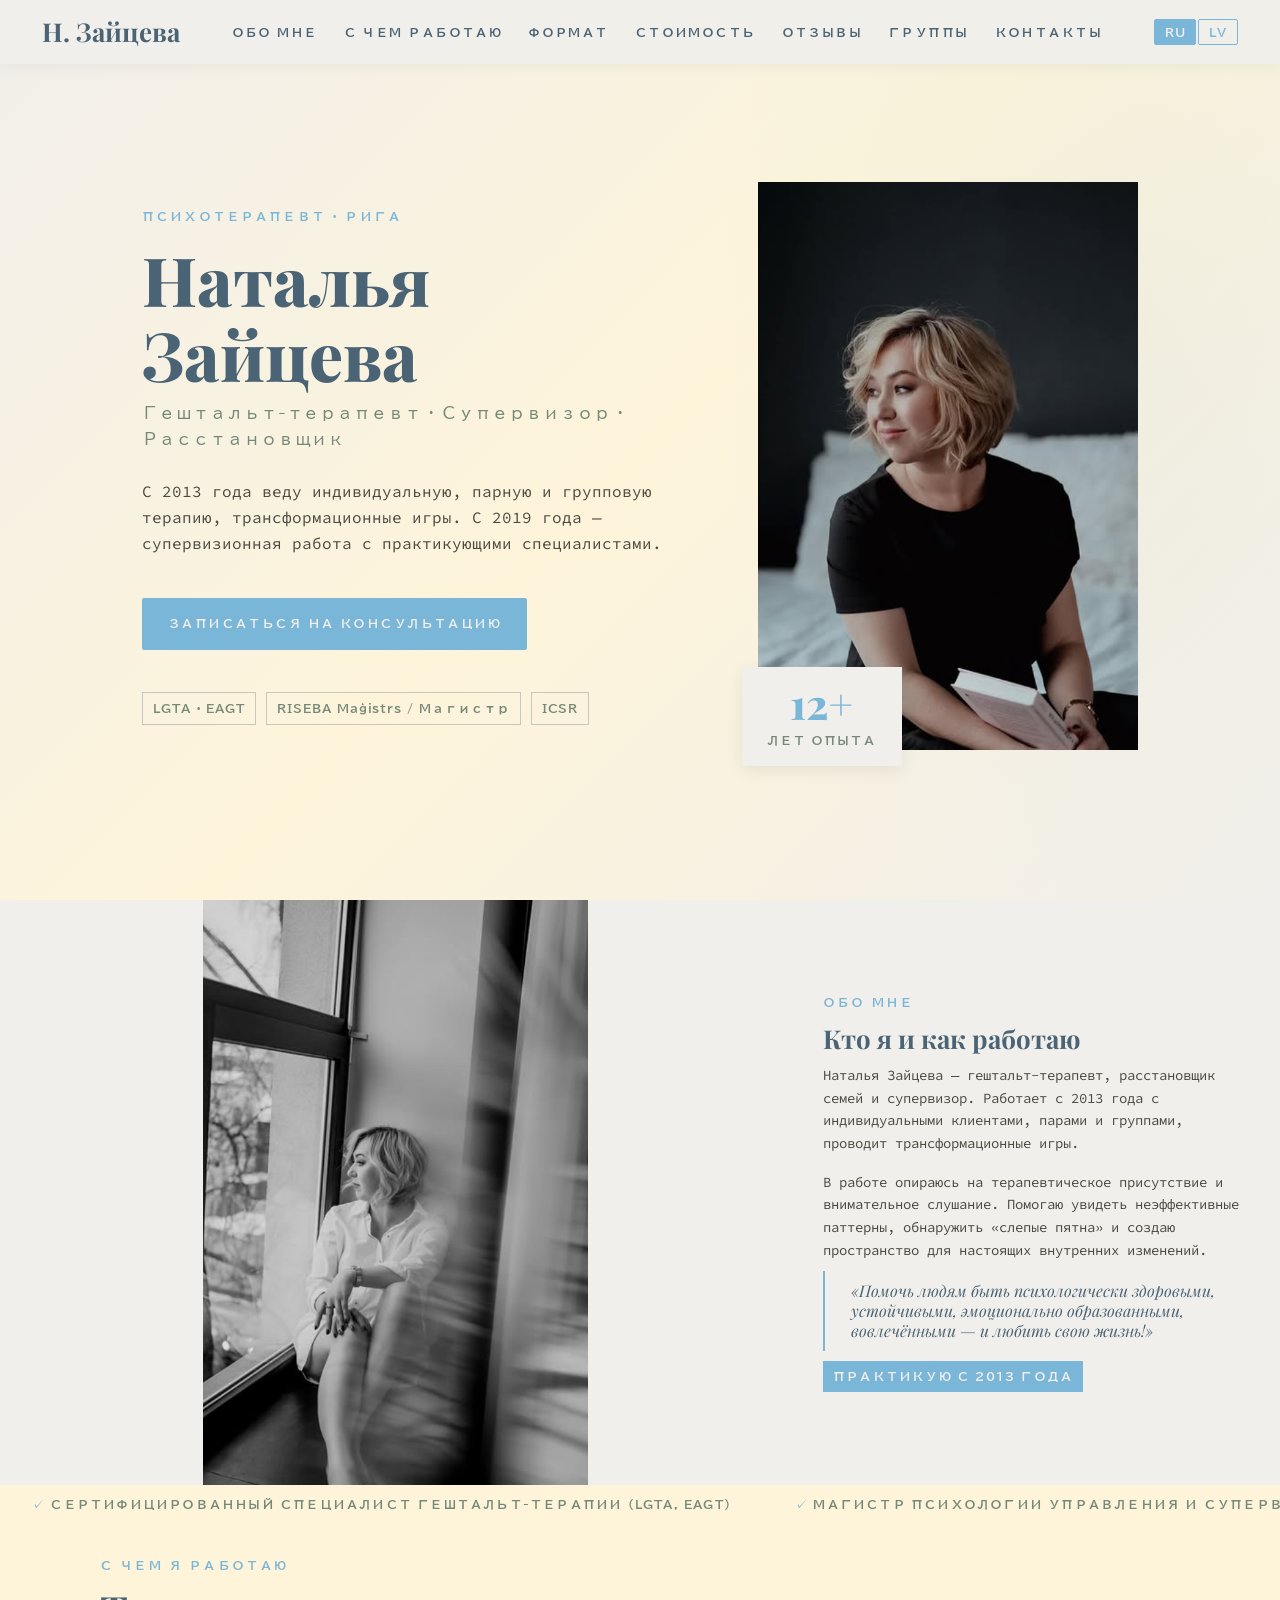
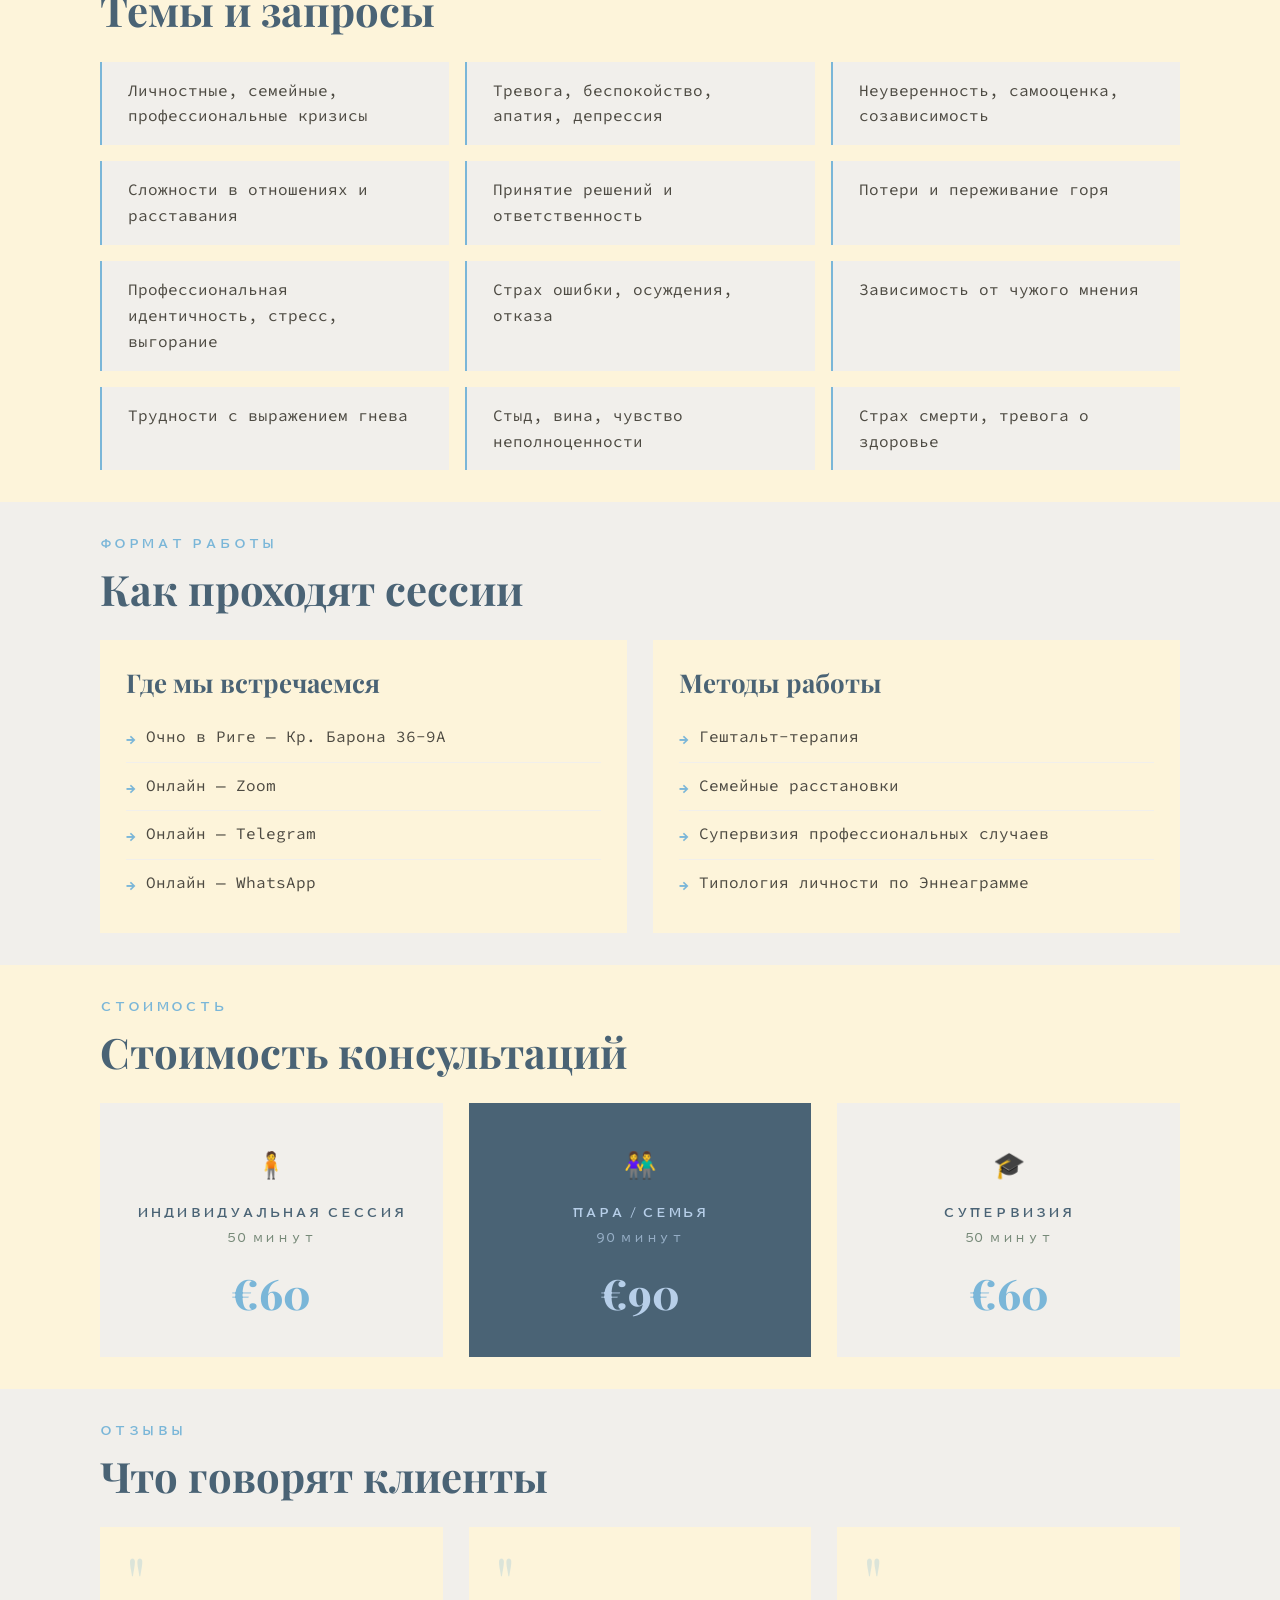
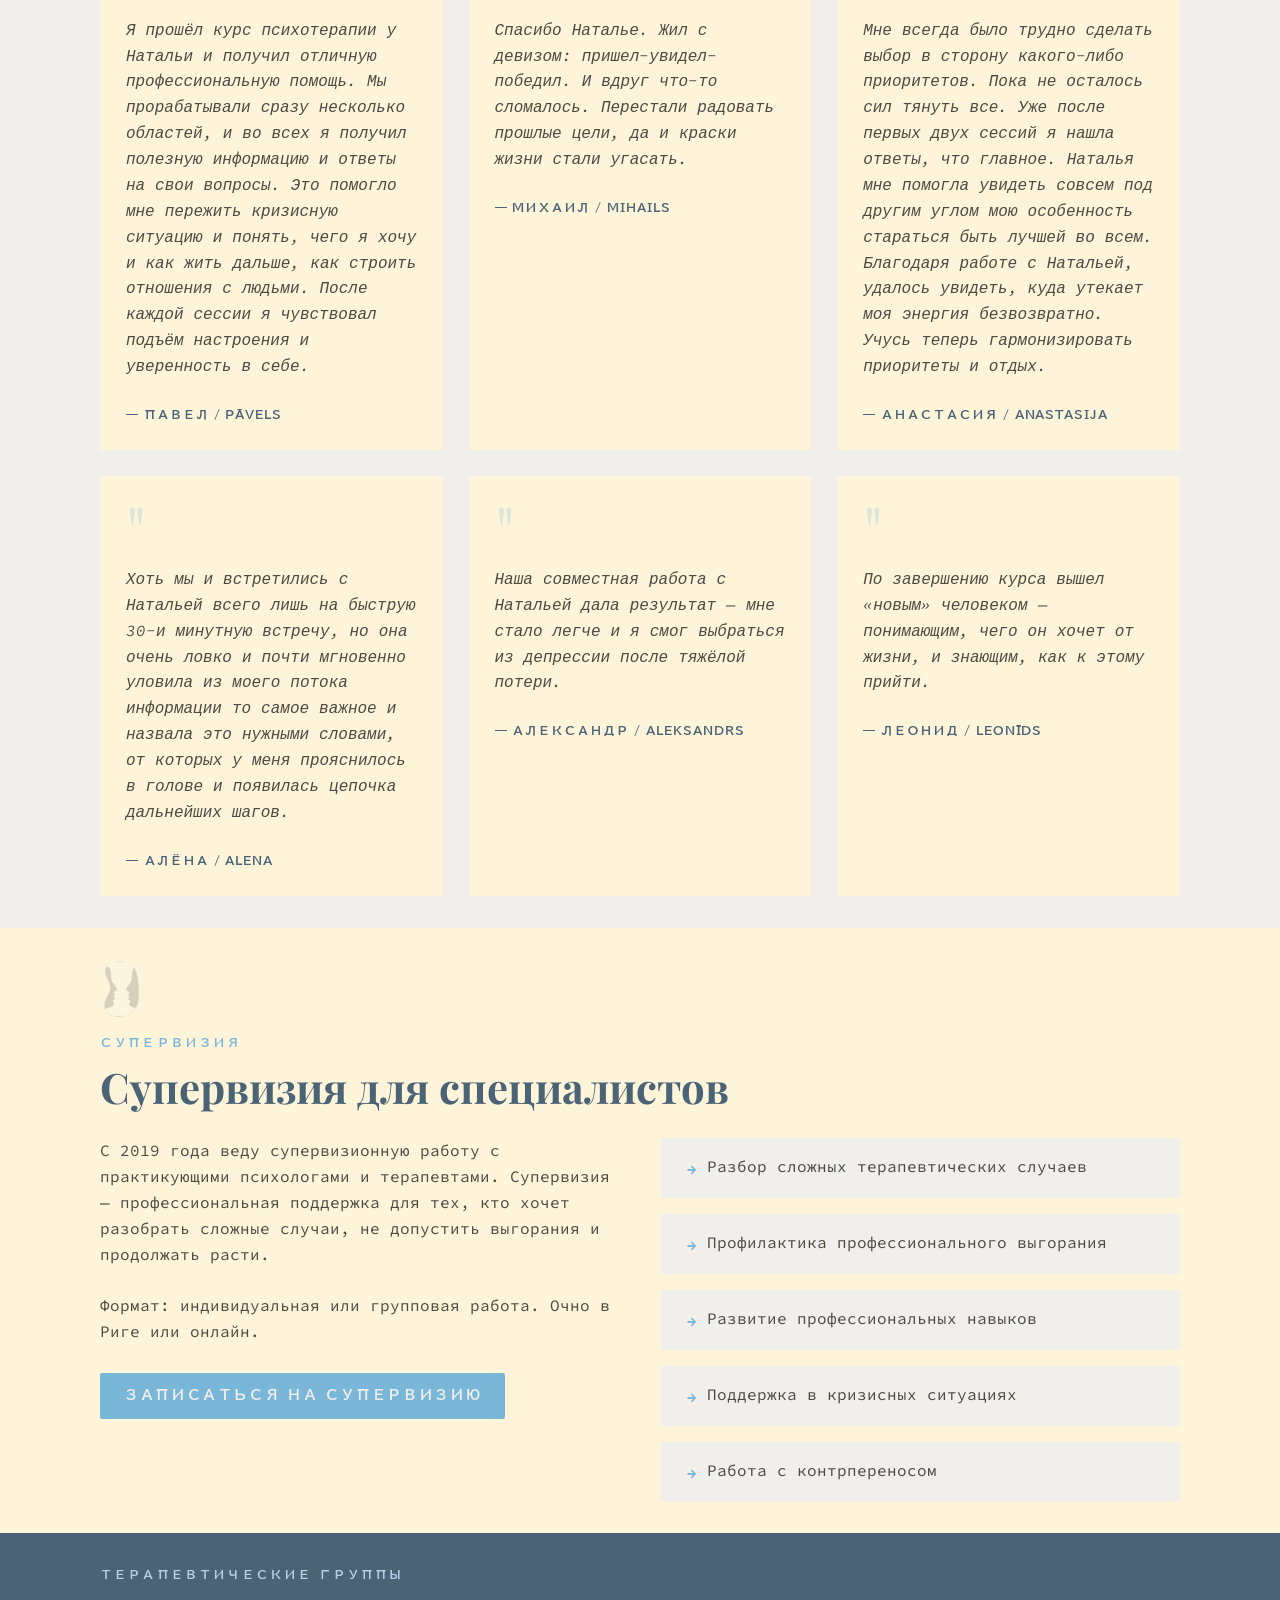
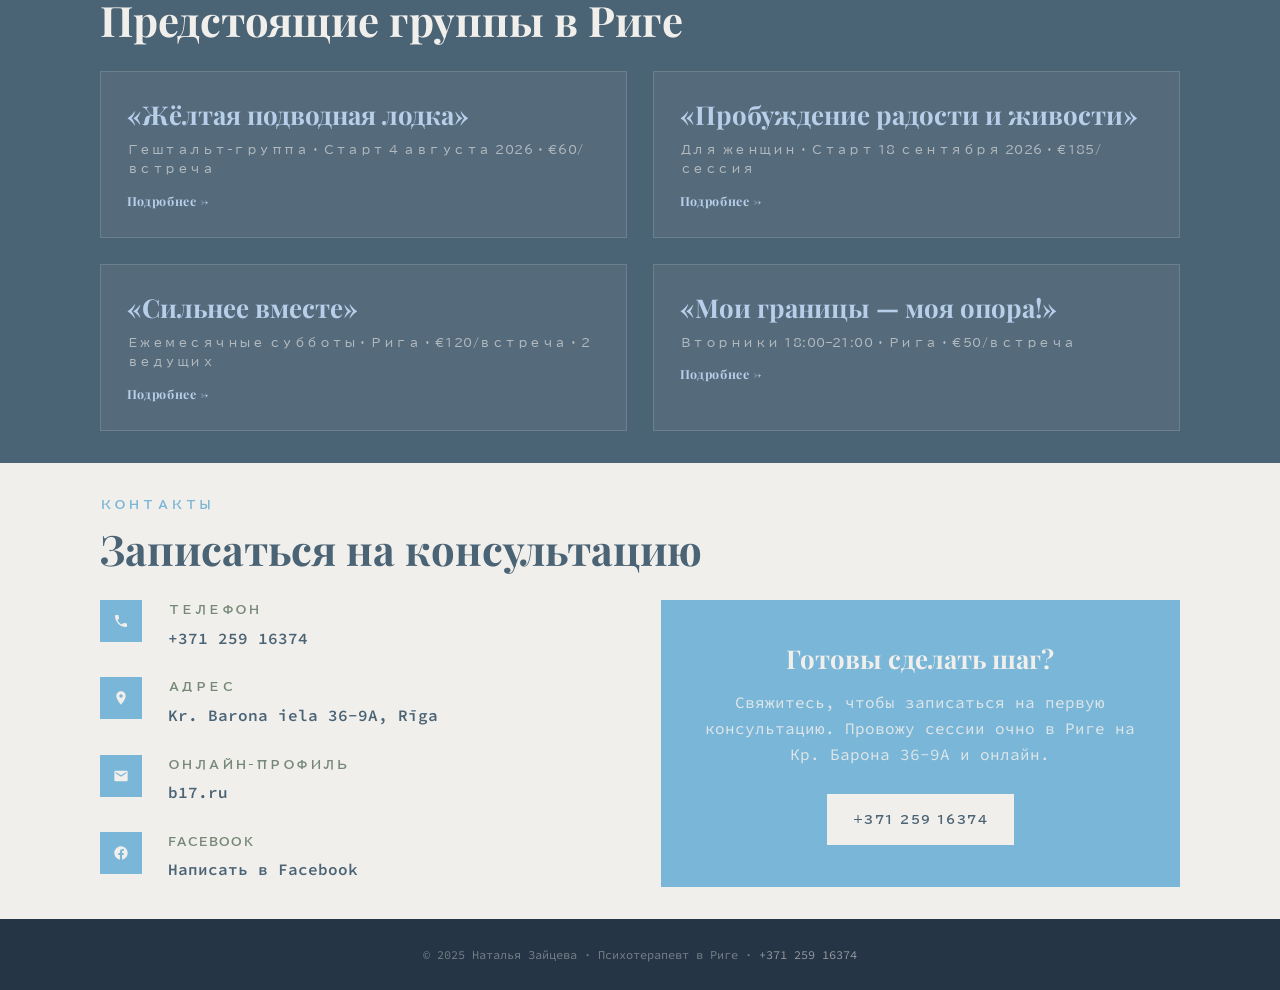
<file: index.html>
﻿<!DOCTYPE html>
<html lang="ru">
<head>
  <meta charset="UTF-8">
  <meta name="viewport" content="width=device-width, initial-scale=1.0">
  <title>Наталья Зайцева — Психотерапевт в Риге | Natālija Zaiceva — Psihoterapeite Rīgā</title>
  <meta name="description" content="Наталья Зайцева — гештальт-терапевт, супервизор, расстановщик. Индивидуальная, семейная терапия и супервизия в Риге и онлайн.">
  <meta name="keywords" content="психотерапевт Рига, гештальт терапия, семейные расстановки, супервизия, psihoterapeits Rīgā, gestalt terapija">
  <meta property="og:title" content="Наталья Зайцева — Психотерапевт в Риге">
  <meta property="og:description" content="Гештальт-терапевт, супервизор, расстановщик. Индивидуальная и семейная терапия в Риге и онлайн.">
  <meta property="og:image" content="images/Screenshot_2021-10-1.png">
  <meta property="og:type" content="website">
  <link rel="icon" type="image/x-icon" href="images/favicon.ico">
  <link rel="preconnect" href="https://fonts.googleapis.com">
  <link rel="preconnect" href="https://fonts.gstatic.com" crossorigin>
  <link href="https://fonts.googleapis.com/css2?family=Playfair+Display:ital,wght@0,400;0,500;0,600;0,700;0,800;1,400;1,700&family=BIZ+UDPGothic:wght@400;700&family=Source+Code+Pro:wght@400;500;600;700&display=swap" rel="stylesheet">

  <style>
    /*
      Golden ratio type & spacing scale  φ = 1.618
      ─────────────────────────────────────────────
      Type:    0.75 | 1 | 1.618 | 2.618 | 4.236 rem
      Space:   0.618 | 1 | 1.618 | 2.618 | 4.236 | 6.854 rem
      Leading: φ = 1.618 (body)   1.25 (headings)
    */

    *, *::before, *::after { box-sizing: border-box; margin: 0; padding: 0; }
    html { scroll-behavior: smooth; font-size: 16px; }

    body {
      font-family: 'Source Code Pro', monospace;
      color: #4d4a42;
      background: #F1EFEB;
      line-height: 1.618;
    }

    /* ── Language ───────────────────────────────────────── */
    html[lang="ru"] .lv  { display: none !important; }
    html[lang="lv"] .ru  { display: none !important; }

    /* ── Navigation ─────────────────────────────────────── */
    nav {
      position: fixed; top: 0; left: 0; right: 0; z-index: 1000;
      background: rgba(241,239,235,0.97);
      backdrop-filter: blur(10px);
      box-shadow: 0 1px 16px rgba(0,0,0,0.06);
      height: 4rem;
      padding: 0 2.618rem;
      display: flex; align-items: center; justify-content: space-between;
    }

    .nav-logo {
      font-family: 'Playfair Display', Georgia, serif;
      font-weight: 700; font-size: 1.618rem;
      color: #4A6375; text-decoration: none;
      letter-spacing: 0; white-space: nowrap;
      line-height: 1;
    }

    .nav-links {
      display: flex; list-style: none;
      gap: 1.618rem; align-items: center;
    }

    .nav-links a {
      font-family: 'BIZ UDPGothic', sans-serif;
      font-size: 0.75rem; font-weight: 700;
      color: #4A6375; text-decoration: none;
      letter-spacing: 0.12em; text-transform: uppercase;
      transition: color 0.2s;
    }
    .nav-links a:hover { color: #7AB6D8; }

    .nav-right { display: flex; align-items: center; gap: 1rem; }
    .lang-toggle { display: flex; gap: 2px; }

    .lang-btn {
      font-family: 'BIZ UDPGothic', sans-serif;
      font-size: 0.75rem; font-weight: 700;
      letter-spacing: 0.08em;
      padding: 0.382rem 0.618rem;
      border: 1px solid #7AB6D8;
      background: transparent; color: #7AB6D8;
      border-radius: 2px; cursor: pointer;
      transition: all 0.18s;
    }
    .lang-btn.active { background: #7AB6D8; color: #F1EFEB; }
    .lang-btn:hover:not(.active) { background: #FDF4DA; }

    .hamburger {
      display: none; flex-direction: column; gap: 4px;
      background: none; border: none; cursor: pointer; padding: 4px;
    }
    .hamburger span { display: block; width: 20px; height: 1.5px; background: #4d4a42; transition: all 0.3s; }

    /* ── Hero ────────────────────────────────────────────── */
    .hero {
      padding-top: 4rem; min-height: 100vh;
      display: flex; align-items: center;
      background: linear-gradient(135deg, #F1EFEB 0%, #FDF4DA 50%, #F1EFEB 100%);
      position: relative; overflow: hidden;
    }
    .hero::after {
      content: '';
      position: absolute; top: -15%; right: -8%; width: 55%; height: 130%;
      background: radial-gradient(ellipse at 60% 40%, rgba(122,182,216,0.07) 0%, transparent 65%);
      pointer-events: none;
    }

    .hero-inner {
      max-width: 1080px; margin: 0 auto;
      padding: 4.236rem 2.618rem;
      display: grid; grid-template-columns: 1fr 38.2%;
      gap: 4.236rem; align-items: center;
      position: relative; z-index: 1;
    }

    .hero-eyebrow {
      font-family: 'BIZ UDPGothic', sans-serif;
      font-size: 0.75rem; font-weight: 700;
      letter-spacing: 0.18em; text-transform: uppercase;
      color: #7AB6D8; margin-bottom: 1rem;
    }

    .hero-name {
      font-family: 'Playfair Display', Georgia, serif;
      font-size: 4.236rem; font-weight: 800;
      color: #4A6375; line-height: 1.1;
      margin-bottom: 0.618rem;
    }

    .hero-role {
      font-family: 'BIZ UDPGothic', sans-serif;
      font-size: 1rem; font-weight: 400;
      color: #768978; margin-bottom: 1.618rem;
      letter-spacing: 0.06em;
    }

    .hero-bio {
      font-size: 1rem; color: #4d4a42;
      line-height: 1.618; margin-bottom: 2.618rem;
    }

    .btn-primary {
      display: inline-block;
      background: #7AB6D8; color: #F1EFEB;
      font-family: 'BIZ UDPGothic', sans-serif;
      font-size: 0.75rem; font-weight: 700;
      letter-spacing: 0.12em; text-transform: uppercase;
      padding: 1rem 1.618rem; border-radius: 2px;
      text-decoration: none;
      transition: background 0.2s, transform 0.18s;
    }
    .btn-primary:hover {
      background: #5A96BA; transform: translateY(-2px);
    }

    .hero-tags {
      display: flex; flex-wrap: wrap; gap: 0.618rem;
      margin-top: 2.618rem;
    }
    .hero-tag {
      background: transparent;
      border: 1px solid rgba(74,99,117,0.3);
      color: #768978;
      font-family: 'BIZ UDPGothic', sans-serif;
      font-size: 0.75rem; font-weight: 700;
      padding: 0.382rem 0.618rem;
      letter-spacing: 0.08em;
    }

    .hero-photo-wrap { position: relative; }

    .photo-frame { width: 100%; overflow: hidden; }
    .photo-frame img { display: block; width: 100%; height: 100%; object-fit: cover; }

    .about-photo {
      width: 100%; max-width: 320px;
      overflow: hidden; margin: 0 auto 1.618rem;
    }
    .about-photo img { display: block; width: 100%; }

    .faces-accent { width: 2.618rem; opacity: 0.15; display: block; margin-bottom: 1rem; }

    .experience-badge {
      position: absolute; bottom: -1rem; left: -1rem;
      background: #F1EFEB;
      padding: 1rem 1.618rem;
      box-shadow: 0 4px 16px rgba(0,0,0,0.08);
      text-align: center;
    }
    .experience-badge .num {
      font-family: 'Playfair Display', Georgia, serif;
      font-size: 2.618rem; font-weight: 800; color: #7AB6D8;
      display: block; line-height: 1;
    }
    .experience-badge .lbl {
      font-family: 'BIZ UDPGothic', sans-serif;
      font-size: 0.75rem; color: #768978;
      font-weight: 700; letter-spacing: 0.08em;
      text-transform: uppercase;
      margin-top: 0.382rem; display: block;
    }

    /* ── Common ─────────────────────────────────────────── */
    section { padding: 2rem 2.618rem; }
    .container { max-width: 1080px; margin: 0 auto; }

    .section-eyebrow {
      font-family: 'BIZ UDPGothic', sans-serif;
      font-size: 0.75rem; font-weight: 700;
      letter-spacing: 0.18em; text-transform: uppercase;
      color: #7AB6D8; margin-bottom: 0.618rem;
    }

    .section-heading {
      font-family: 'Playfair Display', Georgia, serif;
      font-size: 2.618rem; font-weight: 700;
      color: #4A6375; margin-bottom: 1.618rem;
      line-height: 1.2;
    }

    /* ── About ───────────────────────────────────────────── */
    .about {
      background: #F1EFEB;
      display: grid;
      grid-template-columns: 1.618fr 1fr;
      grid-template-rows: auto auto;
      padding: 0;
    }

    .about-image-col {
      grid-column: 1; grid-row: 1;
      background: #F1EFEB;
      display: flex; align-items: center; justify-content: center;
      height: 65vh;
      overflow: hidden;
    }
    .about-image-col img {
      width: auto; height: 100%;
      object-fit: contain;
      object-position: center top;
      display: block;
    }

    .about-content-col {
      grid-column: 2; grid-row: 1;
      padding: 2rem 2rem;
      display: flex; flex-direction: column;
      justify-content: center;
      gap: 0.618rem;
    }
    .about-content-col .section-eyebrow { margin-bottom: 0; }
    .about-content-col .section-heading {
      font-size: 1.618rem; margin-bottom: 0; line-height: 1.25;
    }

    .about-text p {
      color: #4d4a42; font-size: 0.875rem;
      line-height: 1.618; margin: 0;
    }
    .about-text p + p { margin-top: 1rem; }

    .about-quote {
      border-left: 2px solid #7AB6D8;
      padding: 0.618rem 1.618rem;
    }
    .about-quote p {
      font-family: 'Playfair Display', Georgia, serif;
      font-size: 1rem; font-style: italic; font-weight: 400;
      color: #4A6375 !important; line-height: 1.25;
      margin: 0 !important;
    }

    .since-badge {
      display: inline-block;
      background: #7AB6D8; color: #F1EFEB;
      font-family: 'BIZ UDPGothic', sans-serif;
      font-size: 0.75rem; font-weight: 700;
      letter-spacing: 0.1em; text-transform: uppercase;
      padding: 0.382rem 0.618rem;
    }

    /* Credentials running ticker */
    .cred-ticker-wrap {
      grid-column: 1 / -1; grid-row: 2;
      overflow: hidden;
      background: #FDF4DA;
      padding: 0.618rem 0;
    }
    .cred-ticker {
      display: flex; width: max-content;
      animation: ticker-scroll 40s linear infinite;
    }
    .cred-ticker:hover { animation-play-state: paused; }
    .cred-item {
      font-family: 'BIZ UDPGothic', sans-serif;
      font-size: 0.75rem; font-weight: 700;
      letter-spacing: 0.1em; text-transform: uppercase;
      color: #768978; white-space: nowrap;
      padding: 0 2rem;
    }
    .cred-item::before { content: '✓  '; color: #7AB6D8; }
    @keyframes ticker-scroll {
      from { transform: translateX(0); }
      to   { transform: translateX(-50%); }
    }

    /* ── Issues ──────────────────────────────────────────── */
    .issues { background: #FDF4DA; }

    .issues-grid {
      display: grid; grid-template-columns: repeat(3, 1fr);
      gap: 1rem;
    }
    .issue-card {
      background: #F1EFEB; padding: 1rem 1.618rem;
      font-size: 1rem; color: #4d4a42;
      line-height: 1.618;
      border-left: 2px solid #7AB6D8;
      transition: box-shadow 0.2s, transform 0.2s;
    }
    .issue-card:hover {
      box-shadow: 0 4px 16px rgba(74,99,117,0.1);
      transform: translateY(-2px);
    }

    /* ── Format ──────────────────────────────────────────── */
    .format { background: #F1EFEB; }

    .format-grid {
      display: grid; grid-template-columns: 1fr 1fr;
      gap: 1.618rem;
    }
    .format-card {
      background: #FDF4DA; padding: 1.618rem;
    }
    .format-card h3 {
      font-family: 'Playfair Display', Georgia, serif;
      font-size: 1.618rem; font-weight: 700;
      color: #4A6375; margin-bottom: 1rem;
      line-height: 1.25;
    }
    .format-list { list-style: none; }
    .format-list li {
      padding: 0.618rem 0;
      border-bottom: 1px solid #F1EFEB;
      color: #4d4a42; font-size: 1rem;
      display: flex; align-items: flex-start; gap: 0.618rem;
    }
    .format-list li:last-child { border-bottom: none; }
    .format-list li::before {
      content: '→'; color: #7AB6D8;
      font-weight: 700; flex-shrink: 0; margin-top: 2px;
    }

    /* ── Pricing ─────────────────────────────────────────── */
    .pricing { background: #FDF4DA; }

    .pricing-grid {
      display: grid; grid-template-columns: repeat(3, 1fr);
      gap: 1.618rem;
    }
    .price-card {
      background: #F1EFEB; padding: 2.618rem 1.618rem;
      text-align: center;
      transition: transform 0.2s, box-shadow 0.2s;
    }
    .price-card:hover {
      transform: translateY(-4px);
      box-shadow: 0 8px 24px rgba(74,99,117,0.12);
    }
    .price-card.highlighted { background: #4A6375; color: #F1EFEB; }
    .price-icon { font-size: 1.618rem; margin-bottom: 1rem; }
    .price-name {
      font-family: 'BIZ UDPGothic', sans-serif;
      font-size: 0.75rem; font-weight: 700;
      letter-spacing: 0.1em; text-transform: uppercase;
      color: #4A6375; margin-bottom: 0.382rem;
    }
    .price-card.highlighted .price-name { color: #B7CFE9; }
    .price-dur {
      font-family: 'BIZ UDPGothic', sans-serif;
      font-size: 0.75rem; color: #768978;
      margin-bottom: 1.618rem; letter-spacing: 0.06em;
    }
    .price-card.highlighted .price-dur { color: #B7CFE9; opacity: 0.7; }
    .price-amount {
      font-family: 'Playfair Display', Georgia, serif;
      font-size: 2.618rem; font-weight: 800;
      color: #7AB6D8; line-height: 1;
    }
    .price-card.highlighted .price-amount { color: #B7CFE9; }

    /* ── Testimonials ────────────────────────────────────── */
    .testimonials { background: #F1EFEB; }

    .testimonials-grid {
      display: grid; grid-template-columns: repeat(3, 1fr);
      gap: 1.618rem;
    }
    .review-card {
      background: #FDF4DA; padding: 1.618rem;
    }
    .review-mark {
      font-family: 'Playfair Display', Georgia, serif;
      font-size: 4.236rem;
      color: #7AB6D8; opacity: 0.25; line-height: 0.8;
      margin-bottom: 0.618rem; display: block;
    }
    .review-text {
      font-size: 1rem; font-style: italic;
      color: #4d4a42; line-height: 1.618;
      margin-bottom: 1.618rem;
    }
    .review-author {
      font-family: 'BIZ UDPGothic', sans-serif;
      font-size: 0.75rem; font-weight: 700;
      letter-spacing: 0.08em; text-transform: uppercase;
      color: #4A6375;
    }

    /* ── Supervision ─────────────────────────────────────── */
    .supervision { background: #FDF4DA; }

    .supervision-grid {
      display: grid; grid-template-columns: 1fr 1fr;
      gap: 2.618rem; align-items: start;
    }
    .supervision-text p {
      color: #4d4a42; font-size: 1rem;
      line-height: 1.618; margin-bottom: 1.618rem;
    }
    .supervision-list { list-style: none; display: flex; flex-direction: column; gap: 1rem; }
    .supervision-list li {
      background: #F1EFEB; padding: 1rem 1.618rem;
      font-size: 1rem; color: #4d4a42; line-height: 1.618;
      display: flex; gap: 0.618rem; align-items: flex-start;
    }
    .supervision-list li::before {
      content: '→'; color: #7AB6D8;
      font-weight: 700; flex-shrink: 0; margin-top: 2px;
    }

    /* ── Groups ──────────────────────────────────────────── */
    .groups { background: #4A6375; }
    .groups .section-eyebrow { color: #B7CFE9; }
    .groups .section-heading { color: #F1EFEB; }

    .groups-grid {
      display: grid; grid-template-columns: 1fr 1fr;
      gap: 1.618rem;
    }
    .group-card {
      background: rgba(241,239,235,0.06);
      border: 1px solid rgba(241,239,235,0.15);
      padding: 1.618rem;
      transition: background 0.2s;
    }
    .group-card:hover { background: rgba(241,239,235,0.12); }
    .group-name {
      font-family: 'Playfair Display', Georgia, serif;
      font-size: 1.618rem; font-weight: 700;
      color: #B7CFE9; margin-bottom: 0.618rem;
      line-height: 1.25;
    }
    .group-meta {
      font-family: 'BIZ UDPGothic', sans-serif;
      font-size: 0.75rem; color: rgba(241,239,235,0.6);
      line-height: 1.618; letter-spacing: 0.04em;
    }
    .group-meta a {
      color: #B7CFE9; font-size: 0.75rem;
      font-family: 'BIZ UDPGothic', sans-serif;
      font-weight: 700; letter-spacing: 0.08em;
    }

    /* ── Contact ─────────────────────────────────────────── */
    .contact { background: #F1EFEB; }

    .contact-grid {
      display: grid; grid-template-columns: 1fr 1fr;
      gap: 2.618rem; align-items: start;
    }
    .contact-items { display: flex; flex-direction: column; gap: 1.618rem; }
    .contact-row { display: flex; align-items: flex-start; gap: 1.618rem; }
    .contact-icon-box {
      width: 2.618rem; height: 2.618rem; flex-shrink: 0;
      background: #7AB6D8;
      display: flex; align-items: center; justify-content: center;
    }
    .contact-icon-box svg { width: 1rem; height: 1rem; fill: #F1EFEB; }
    .contact-lbl {
      font-family: 'BIZ UDPGothic', sans-serif;
      font-size: 0.75rem; font-weight: 700;
      letter-spacing: 0.12em; text-transform: uppercase;
      color: #768978; margin-bottom: 0.382rem;
    }
    .contact-val {
      font-size: 1rem; font-weight: 600; color: #4A6375;
    }
    .contact-val a { color: #4A6375; text-decoration: none; transition: color 0.2s; }
    .contact-val a:hover { color: #7AB6D8; }

    .cta-panel {
      background: #7AB6D8; padding: 2.618rem;
      color: #F1EFEB; text-align: center;
    }
    .cta-panel h3 {
      font-family: 'Playfair Display', Georgia, serif;
      font-size: 1.618rem; font-weight: 700;
      margin-bottom: 1rem; line-height: 1.25;
    }
    .cta-panel p {
      font-size: 1rem; opacity: 0.85;
      line-height: 1.618; margin-bottom: 1.618rem;
    }
    .btn-light {
      display: inline-block;
      background: #F1EFEB; color: #4A6375;
      font-family: 'BIZ UDPGothic', sans-serif;
      font-size: 0.75rem; font-weight: 700;
      letter-spacing: 0.12em; text-transform: uppercase;
      padding: 1rem 1.618rem;
      text-decoration: none;
      transition: transform 0.18s, box-shadow 0.18s;
    }
    .btn-light:hover {
      transform: translateY(-2px);
      box-shadow: 0 4px 16px rgba(0,0,0,0.15);
    }

    /* ── Footer ──────────────────────────────────────────── */
    footer {
      background: #263545;
      color: rgba(241,239,235,0.4);
      text-align: center; padding: 1.618rem;
      font-size: 0.75rem;
    }
    footer a { color: rgba(241,239,235,0.55); text-decoration: none; }
    footer a:hover { color: rgba(241,239,235,0.85); }

    /* ── Mobile ──────────────────────────────────────────── */
    @media (max-width: 900px) {
      nav { padding: 0 1.618rem; height: 3.5rem; }
      .nav-links {
        display: none; position: fixed;
        top: 3.5rem; left: 0; right: 0;
        background: #F1EFEB;
        flex-direction: column; padding: 0.618rem 1.618rem 1rem;
        gap: 0; box-shadow: 0 4px 16px rgba(0,0,0,0.08);
      }
      .nav-links.open { display: flex; }
      .nav-links li { border-bottom: 1px solid #FDF4DA; }
      .nav-links a { display: block; padding: 1rem 0; }
      .hamburger { display: flex; }

      .hero { padding-top: 3.5rem; }
      .hero-inner {
        grid-template-columns: 1fr;
        gap: 2.618rem; text-align: center;
        padding: 2.618rem 1.618rem;
      }
      .hero-name { font-size: 2.618rem; }
      .hero-photo-wrap { order: -1; max-width: 260px; margin: 0 auto; }
      .experience-badge { bottom: -0.618rem; left: -0.618rem; }
      .hero-tags { justify-content: center; }
      .btn-primary { display: block; text-align: center; }

      .about { grid-template-columns: 1fr; grid-template-rows: auto 1fr auto; }
      .about-image-col { grid-column: 1; grid-row: 1; }
      .about-image-col img { width: 100%; height: auto; object-fit: unset; }
      .about-content-col { grid-column: 1; grid-row: 2; padding: 2.618rem 1.618rem; }
      .cred-ticker-wrap { grid-column: 1; grid-row: 3; }
      .about-quote p { font-size: 1rem; }
      .supervision-grid, .contact-grid { grid-template-columns: 1fr; gap: 1.618rem; }
      .format-grid { grid-template-columns: 1fr; gap: 1.618rem; }
      .groups-grid { grid-template-columns: 1fr; gap: 1rem; }
      .pricing-grid { grid-template-columns: 1fr; max-width: 340px; margin: 0 auto; }
      .testimonials-grid { grid-template-columns: 1fr; }
      .issues-grid { grid-template-columns: 1fr 1fr; }

      section { padding: 1.618rem 1.618rem; }
      .section-heading { font-size: 1.618rem; margin-bottom: 1rem; }
      .about { grid-template-columns: 1fr; }
      .about-image-col { grid-column: 1; height: 50vh; }
      .about-content-col { grid-column: 1; padding: 1.618rem; gap: 0.5rem; }
      .about-quote p { font-size: 0.875rem; }
    }

    @media (max-width: 480px) {
      .issues-grid { grid-template-columns: 1fr; }
      .hero-name { font-size: 2.618rem; }
      nav { padding: 0 1rem; }
    }
  </style>
</head>
<body>

<!-- ═══ NAVIGATION ════════════════════════════════════════ -->
<nav id="navbar">
  <a href="#" class="nav-logo">
    <span class="ru">Н. Зайцева</span>
    <span class="lv">N. Zaiceva</span>
  </a>

  <ul class="nav-links" id="navLinks">
    <li><a href="#about" onclick="closeNav()">
      <span class="ru">Обо мне</span><span class="lv">Par mani</span>
    </a></li>
    <li><a href="#issues" onclick="closeNav()">
      <span class="ru">С чем работаю</span><span class="lv">Ar ko strādāju</span>
    </a></li>
    <li><a href="#format" onclick="closeNav()">
      <span class="ru">Формат</span><span class="lv">Formāts</span>
    </a></li>
    <li><a href="#pricing" onclick="closeNav()">
      <span class="ru">Стоимость</span><span class="lv">Cenas</span>
    </a></li>
    <li><a href="#testimonials" onclick="closeNav()">
      <span class="ru">Отзывы</span><span class="lv">Atsauksmes</span>
    </a></li>
    <li><a href="#groups" onclick="closeNav()">
      <span class="ru">Группы</span><span class="lv">Grupas</span>
    </a></li>
    <li><a href="#contact" onclick="closeNav()">
      <span class="ru">Контакты</span><span class="lv">Kontakti</span>
    </a></li>
  </ul>

  <div class="nav-right">
    <div class="lang-toggle">
      <button class="lang-btn active" id="btnRU" onclick="setLang('ru')">RU</button>
      <button class="lang-btn"        id="btnLV" onclick="setLang('lv')">LV</button>
    </div>
    <button class="hamburger" id="hamburger" onclick="toggleNav()" aria-label="Menu">
      <span></span><span></span><span></span>
    </button>
  </div>
</nav>


<!-- ═══ HERO ══════════════════════════════════════════════ -->
<section class="hero" id="top">
  <div class="hero-inner">
    <div class="hero-text">
      <p class="hero-eyebrow">
        <span class="ru">Психотерапевт · Рига</span>
        <span class="lv">Psihoterapeite · Rīga</span>
      </p>
      <h1 class="hero-name">
        <span class="ru">Наталья<br>Зайцева</span>
        <span class="lv">Natālija<br>Zaiceva</span>
      </h1>
      <p class="hero-role">
        <span class="ru">Гештальт-терапевт · Супервизор · Расстановщик</span>
        <span class="lv">Gestalt terapeite · Supervizore · Konstelāciju speciāliste</span>
      </p>
      <p class="hero-bio">
        <span class="ru">С 2013 года веду индивидуальную, парную и групповую терапию, трансформационные игры. С 2019 года — супервизионная работа с практикующими специалистами.</span>
        <span class="lv">Kopš 2013. gada vedu individuālo, pāru un grupu terapiju, transformācijas spēles. Kopš 2019. gada — supervīzijas darbs ar praktizējošiem speciālistiem.</span>
      </p>
      <a href="#contact" class="btn-primary">
        <span class="ru">Записаться на консультацию</span>
        <span class="lv">Pieteikties konsultācijai</span>
      </a>
      <div class="hero-tags">
        <span class="hero-tag">LGTA · EAGT</span>
        <span class="hero-tag">RISEBA Maģistrs / Магистр</span>
        <span class="hero-tag">ICSR</span>
      </div>
    </div>

    <div class="hero-photo-wrap">
      <div class="photo-frame">
        <img src="images/photo-about.png" alt="Наталья Зайцева — психотерапевт в Риге">
      </div>
      <div class="experience-badge">
        <span class="num">12+</span>
        <span class="lbl ru">лет опыта</span>
        <span class="lbl lv">gadu pieredze</span>
      </div>
    </div>
  </div>
</section>


<!-- ═══ ABOUT ════════════════════════════════════════════ -->
<section class="about" id="about">

  <!-- Left: full-bleed image -->
  <div class="about-image-col">
    <img src="images/photo-hero.png" alt="Наталья Зайцева">
  </div>

  <!-- Right: text content -->
  <div class="about-content-col">
    <p class="section-eyebrow">
      <span class="ru">Обо мне</span><span class="lv">Par mani</span>
    </p>
    <h2 class="section-heading">
      <span class="ru">Кто я и как работаю</span>
      <span class="lv">Kas es esmu un kā strādāju</span>
    </h2>
    <div class="about-text">
      <p>
        <span class="ru">Наталья Зайцева — гештальт-терапевт, расстановщик семей и супервизор. Работает с 2013 года с индивидуальными клиентами, парами и группами, проводит трансформационные игры.</span>
        <span class="lv">Natālija Zaiceva — gestalt terapeite, ģimenes konstelāciju speciāliste un supervizore. Strādā kopš 2013. gada ar individuālajiem klientiem, pāriem un grupām, vada transformācijas spēles.</span>
      </p>
      <p>
        <span class="ru">В работе опираюсь на терапевтическое присутствие и внимательное слушание. Помогаю увидеть неэффективные паттерны, обнаружить «слепые пятна» и создаю пространство для настоящих внутренних изменений.</span>
        <span class="lv">Darbā balstos uz terapeitisko klātbūtni un uzmanīgu klausīšanos. Palīdzu ieraudzīt neefektīvos modeļus, atklāt "aklās vietas" un radīt telpu īstām iekšējām pārmaiņām.</span>
      </p>
    </div>
    <div class="about-quote">
      <p>
        <span class="ru">«Помочь людям быть психологически здоровыми, устойчивыми, эмоционально образованными, вовлечёнными — и любить свою жизнь!»</span>
        <span class="lv">"Palīdzēt cilvēkiem būt psiholoģiski veseliem, izturīgiem, emocionāli izglītotiem, iesaistītiem — un mīlēt savu dzīvi!"</span>
      </p>
    </div>
    <div>
      <span class="since-badge ru">Практикую с 2013 года</span>
      <span class="since-badge lv">Praktizēju kopš 2013. gada</span>
    </div>
  </div>

  <!-- Bottom: running credentials ticker (spans full width) -->
  <div class="cred-ticker-wrap">
    <div class="cred-ticker ru">
      <span class="cred-item">Сертифицированный специалист гештальт-терапии (LGTA, EAGT)</span>
      <span class="cred-item">Магистр психологии управления и супервизии (RISEBA)</span>
      <span class="cred-item">Квалифицированный супервизор</span>
      <span class="cred-item">Консультант по семейным расстановкам (ICSR)</span>
      <span class="cred-item">Сертифицированный специалист гештальт-терапии (LGTA, EAGT)</span>
      <span class="cred-item">Магистр психологии управления и супервизии (RISEBA)</span>
      <span class="cred-item">Квалифицированный супервизор</span>
      <span class="cred-item">Консультант по семейным расстановкам (ICSR)</span>
    </div>
    <div class="cred-ticker lv">
      <span class="cred-item">Sertificēts gestalt terapijas speciālists (LGTA, EAGT)</span>
      <span class="cred-item">Vadības psiholoģijas un supervīzijas maģistrs (RISEBA)</span>
      <span class="cred-item">Kvalificēts supervizors</span>
      <span class="cred-item">Ģimenes konstelāciju konsultants (ICSR)</span>
      <span class="cred-item">Sertificēts gestalt terapijas speciālists (LGTA, EAGT)</span>
      <span class="cred-item">Vadības psiholoģijas un supervīzijas maģistrs (RISEBA)</span>
      <span class="cred-item">Kvalificēts supervizors</span>
      <span class="cred-item">Ģimenes konstelāciju konsultants (ICSR)</span>
    </div>
  </div>

</section>


<!-- ═══ ISSUES ════════════════════════════════════════════ -->
<section class="issues" id="issues">
  <div class="container">
    <p class="section-eyebrow">
      <span class="ru">С чем я работаю</span><span class="lv">Ar ko es strādāju</span>
    </p>
    <h2 class="section-heading">
      <span class="ru">Темы и запросы</span>
      <span class="lv">Tēmas un jautājumi</span>
    </h2>
    <div class="issues-grid">
      <div class="issue-card"><span class="ru">Личностные, семейные, профессиональные кризисы</span><span class="lv">Personīgās, ģimenes, profesionālās krīzes</span></div>
      <div class="issue-card"><span class="ru">Тревога, беспокойство, апатия, депрессия</span><span class="lv">Trauksme, nemiers, apātija, depresija</span></div>
      <div class="issue-card"><span class="ru">Неуверенность, самооценка, созависимость</span><span class="lv">Nedrošība, pašvērtējums, līdzatkarība</span></div>
      <div class="issue-card"><span class="ru">Сложности в отношениях и расставания</span><span class="lv">Grūtības attiecībās un šķiršanās</span></div>
      <div class="issue-card"><span class="ru">Принятие решений и ответственность</span><span class="lv">Lēmumu pieņemšana un atbildība</span></div>
      <div class="issue-card"><span class="ru">Потери и переживание горя</span><span class="lv">Zaudējumi un sēru pārdzīvošana</span></div>
      <div class="issue-card"><span class="ru">Профессиональная идентичность, стресс, выгорание</span><span class="lv">Profesionālā identitāte, stress, izdegšana</span></div>
      <div class="issue-card"><span class="ru">Страх ошибки, осуждения, отказа</span><span class="lv">Bailes no kļūdām, nosodījuma, atteikuma</span></div>
      <div class="issue-card"><span class="ru">Зависимость от чужого мнения</span><span class="lv">Atkarība no citu viedokļiem</span></div>
      <div class="issue-card"><span class="ru">Трудности с выражением гнева</span><span class="lv">Grūtības ar dusmu izpausmi</span></div>
      <div class="issue-card"><span class="ru">Стыд, вина, чувство неполноценности</span><span class="lv">Kauns, vaina, nepilnvērtības sajūta</span></div>
      <div class="issue-card"><span class="ru">Страх смерти, тревога о здоровье</span><span class="lv">Nāves bailes, veselības trauksme</span></div>
    </div>
  </div>
</section>


<!-- ═══ FORMAT ════════════════════════════════════════════ -->
<section class="format" id="format">
  <div class="container">
    <p class="section-eyebrow">
      <span class="ru">Формат работы</span><span class="lv">Darba formāts</span>
    </p>
    <h2 class="section-heading">
      <span class="ru">Как проходят сессии</span>
      <span class="lv">Kā notiek sesijas</span>
    </h2>
    <div class="format-grid">
      <div class="format-card">
        <h3>
          <span class="ru">Где мы встречаемся</span>
          <span class="lv">Kur tikamies</span>
        </h3>
        <ul class="format-list">
          <li><span class="ru">Очно в Риге — Кр. Барона 36-9А</span><span class="lv">Klātienē Rīgā — Kr. Barona 36-9A</span></li>
          <li><span class="ru">Онлайн — Zoom</span><span class="lv">Tiešsaistē — Zoom</span></li>
          <li><span class="ru">Онлайн — Telegram</span><span class="lv">Tiešsaistē — Telegram</span></li>
          <li><span class="ru">Онлайн — WhatsApp</span><span class="lv">Tiešsaistē — WhatsApp</span></li>
        </ul>
      </div>
      <div class="format-card">
        <h3>
          <span class="ru">Методы работы</span>
          <span class="lv">Darba metodes</span>
        </h3>
        <ul class="format-list">
          <li><span class="ru">Гештальт-терапия</span><span class="lv">Gestalt terapija</span></li>
          <li><span class="ru">Семейные расстановки</span><span class="lv">Ģimenes konstelācijas</span></li>
          <li><span class="ru">Супервизия профессиональных случаев</span><span class="lv">Profesionālo gadījumu supervīzija</span></li>
          <li><span class="ru">Типология личности по Эннеаграмме</span><span class="lv">Enneagrammas personības tipoloģija</span></li>
        </ul>
      </div>
    </div>
  </div>
</section>


<!-- ═══ PRICING ═══════════════════════════════════════════ -->
<section class="pricing" id="pricing">
  <div class="container">
    <p class="section-eyebrow">
      <span class="ru">Стоимость</span><span class="lv">Cenas</span>
    </p>
    <h2 class="section-heading">
      <span class="ru">Стоимость консультаций</span>
      <span class="lv">Konsultāciju cenas</span>
    </h2>
    <div class="pricing-grid">
      <div class="price-card">
        <div class="price-icon">🧍</div>
        <div class="price-name"><span class="ru">Индивидуальная сессия</span><span class="lv">Individuālā sesija</span></div>
        <div class="price-dur"><span class="ru">50 минут</span><span class="lv">50 minūtes</span></div>
        <div class="price-amount">€60</div>
      </div>
      <div class="price-card highlighted">
        <div class="price-icon">👫</div>
        <div class="price-name"><span class="ru">Пара / Семья</span><span class="lv">Pāris / Ģimene</span></div>
        <div class="price-dur"><span class="ru">90 минут</span><span class="lv">90 minūtes</span></div>
        <div class="price-amount">€90</div>
      </div>
      <div class="price-card">
        <div class="price-icon">🎓</div>
        <div class="price-name"><span class="ru">Супервизия</span><span class="lv">Supervīzija</span></div>
        <div class="price-dur"><span class="ru">50 минут</span><span class="lv">50 minūtes</span></div>
        <div class="price-amount">€60</div>
      </div>
    </div>
  </div>
</section>


<!-- ═══ TESTIMONIALS ══════════════════════════════════════ -->
<section class="testimonials" id="testimonials">
  <div class="container">
    <p class="section-eyebrow">
      <span class="ru">Отзывы</span><span class="lv">Atsauksmes</span>
    </p>
    <h2 class="section-heading">
      <span class="ru">Что говорят клиенты</span>
      <span class="lv">Ko saka klienti</span>
    </h2>
    <div class="testimonials-grid">

      <div class="review-card">
        <span class="review-mark">"</span>
        <p class="review-text">
          <span class="ru">Я прошёл курс психотерапии у Натальи и получил отличную профессиональную помощь. Мы прорабатывали сразу несколько областей, и во всех я получил полезную информацию и ответы на свои вопросы. Это помогло мне пережить кризисную ситуацию и понять, чего я хочу и как жить дальше, как строить отношения с людьми. После каждой сессии я чувствовал подъём настроения и уверенность в себе.</span>
          <span class="lv">Es pabeidzu psihoterapijas kursu pie Natālijas un saņēmu izcilu profesionālu palīdzību. Mēs strādājām ar vairākām jomām, un katrā no tām es saņēmu nozīmīgu informāciju un atbildes uz saviem jautājumiem. Tas palīdzēja man pārdzīvot krīzes situāciju un saprast, ko es gribu no dzīves, kā virzīties tālāk, kā veidot attiecības ar cilvēkiem. Pēc katras sesijas es jutos pacilāts un pārliecināts par sevi.</span>
        </p>
        <div class="review-author">— Павел / Pāvels</div>
      </div>

      <div class="review-card">
        <span class="review-mark">"</span>
        <p class="review-text">
          <span class="ru">Спасибо Наталье. Жил с девизом: пришел-увидел-победил. И вдруг что-то сломалось. Перестали радовать прошлые цели, да и краски жизни стали угасать.</span>
          <span class="lv">Paldies Natālijai. Dzīvoju ar devīzi: nācu-redzēju-uzvarēju. Un pēkšņi kaut kas salauzās. Iepriekšējie mērķi vairs nepriecēja, un dzīves krāsas sāka nist.</span>
        </p>
        <div class="review-author">— Михаил / Mihails</div>
      </div>

      <div class="review-card">
        <span class="review-mark">"</span>
        <p class="review-text">
          <span class="ru">Мне всегда было трудно сделать выбор в сторону какого-либо приоритетов. Пока не осталось сил тянуть все. Уже после первых двух сессий я нашла ответы, что главное. Наталья мне помогла увидеть совсем под другим углом мою особенность стараться быть лучшей во всем. Благодаря работе с Натальей, удалось увидеть, куда утекает моя энергия безвозвратно. Учусь теперь гармонизировать приоритеты и отдых.</span>
          <span class="lv">Man vienmēr bija grūti izvēlēties prioritātes. Līdz brīdim, kad vairs nebija spēka vilkt visu. Jau pēc pirmajām divām sesijām atradu atbildes, kas ir svarīgi. Natālija man palīdzēja redzēt no pilnīgi cita leņķa manu īpašību centies būt labākai во всem. Pateicoties darbam ar Natāliju, iespējams redzēt, kur negriezties moja enerģija. Mācos tagad harmonizt prioritātes un atpūtu.</span>
        </p>
        <div class="review-author">— Анастасия / Anastasija</div>
      </div>

      <div class="review-card">
        <span class="review-mark">"</span>
        <p class="review-text">
          <span class="ru">Хоть мы и встретились с Натальей всего лишь на быструю 30-и минутную встречу, но она очень ловко и почти мгновенно уловила из моего потока информации то самое важное и назвала это нужными словами, от которых у меня прояснилось в голове и появилась цепочка дальнейших шагов.</span>
          <span class="lv">Lai arī mēs tikāmies ar Natāliju tikai 30 minūšu tikšanās laikā, viņa ļoti prasmīgi un gandrīz uzreiz izvilka no manas informācijas plūsmas pašu svarīgāko un to nosuca ar pareiziem vārdiem, no kuriem man prāts skaidrojās un parādījās turpmāko soļu virkne.</span>
        </p>
        <div class="review-author">— Алёна / Alena</div>
      </div>

      <div class="review-card">
        <span class="review-mark">"</span>
        <p class="review-text">
          <span class="ru">Наша совместная работа с Натальей дала результат — мне стало легче и я смог выбраться из депрессии после тяжёлой потери.</span>
          <span class="lv">Mūsu kopīgais darbs ar Natāliju deva rezultātu — man kļuva vieglāk un izdevās izkļūt no depresijas pēc smagas zaudējuma.</span>
        </p>
        <div class="review-author">— Александр / Aleksandrs</div>
      </div>

      <div class="review-card">
        <span class="review-mark">"</span>
        <p class="review-text">
          <span class="ru">По завершению курса вышел «новым» человеком — понимающим, чего он хочет от жизни, и знающим, как к этому прийти.</span>
          <span class="lv">Kursa beigās iznācu kā "jauns" cilvēks — saprotošs, ko vēlos no dzīves, un zinošs, kā tam pietuvoties.</span>
        </p>
        <div class="review-author">— Леонид / Leonīds</div>
      </div>

    </div>
  </div>
</section>


<!-- ═══ SUPERVISION ═══════════════════════════════════════ -->
<section class="supervision" id="supervision">
  <div class="container">
    <img src="images/Be_My_Maid_of_Honor_1.png" alt="" class="faces-accent">
    <p class="section-eyebrow">
      <span class="ru">Супервизия</span><span class="lv">Supervīzija</span>
    </p>
    <h2 class="section-heading">
      <span class="ru">Супервизия для специалистов</span>
      <span class="lv">Supervīzija speciālistiem</span>
    </h2>
    <div class="supervision-grid">
      <div class="supervision-text">
        <p>
          <span class="ru">С 2019 года веду супервизионную работу с практикующими психологами и терапевтами. Супервизия — профессиональная поддержка для тех, кто хочет разобрать сложные случаи, не допустить выгорания и продолжать расти.</span>
          <span class="lv">Kopš 2019. gada vedu supervīzijas darbu ar praktizējošiem psihologiem un terapeitiem. Supervīzija ir profesionāls atbalsts tiem, kas vēlas analizēt sarežģītus gadījumus, novērst izdegšanu un turpināt augt.</span>
        </p>
        <p>
          <span class="ru">Формат: индивидуальная или групповая работа. Очно в Риге или онлайн.</span>
          <span class="lv">Formāts: individuāls vai grupu darbs. Klātienē Rīgā vai tiešsaistē.</span>
        </p>
        <div style="margin-top:1.75rem;">
          <a href="#contact" class="btn-primary" style="font-size:0.85rem;padding:0.75rem 1.5rem;">
            <span class="ru">Записаться на супервизию</span>
            <span class="lv">Pieteikties supervīzijai</span>
          </a>
        </div>
      </div>
      <div>
        <ul class="supervision-list">
          <li><span class="ru">Разбор сложных терапевтических случаев</span><span class="lv">Sarežģītu terapeitisko gadījumu analīze</span></li>
          <li><span class="ru">Профилактика профессионального выгорания</span><span class="lv">Profesionālās izdegšanas profilakse</span></li>
          <li><span class="ru">Развитие профессиональных навыков</span><span class="lv">Profesionālo prasmju attīstīšana</span></li>
          <li><span class="ru">Поддержка в кризисных ситуациях</span><span class="lv">Atbalsts krīzes situācijās</span></li>
          <li><span class="ru">Работа с контрпереносом</span><span class="lv">Darbs ar kontrtransferenci</span></li>
        </ul>
      </div>
    </div>
  </div>
</section>


<!-- ═══ GROUPS ════════════════════════════════════════════ -->
<section class="groups" id="groups">
  <div class="container">
    <p class="section-eyebrow">
      <span class="ru">Терапевтические группы</span><span class="lv">Terapeitiskās grupas</span>
    </p>
    <h2 class="section-heading">
      <span class="ru">Предстоящие группы в Риге</span>
      <span class="lv">Gaidāmās grupas Rīgā</span>
    </h2>
    <div class="groups-grid">
      <a class="group-card" href="yellowsubmarine.html" style="text-decoration:none;display:block;">
        <div class="group-name">
          <span class="ru">«Жёлтая подводная лодка»</span>
          <span class="lv">"Dzeltenā zemūdene"</span>
        </div>
        <p class="group-meta">
          <span class="ru">Гештальт-группа · Старт 4 августа 2026 · €60/встреча</span>
          <span class="lv">Gestalt grupa · Starts 4. augusts 2026 · €60/tikšanās</span>
        </p>
        <p style="margin-top:0.75rem;font-size:0.78rem;color:#B7CFE9;font-family:'Playfair Display',sans-serif;font-weight:700;letter-spacing:0.05em;"><span class="ru">Подробнее →</span><span class="lv">Uzzināt vairāk →</span></p>
      </a>
      <a class="group-card" href="probuzdenie.html" style="text-decoration:none;display:block;">
        <div class="group-name">
          <span class="ru">«Пробуждение радости и живости»</span>
          <span class="lv">"Prieka un dzīvīguma pamošanās"</span>
        </div>
        <p class="group-meta">
          <span class="ru">Для женщин · Старт 18 сентября 2026 · €185/сессия</span>
          <span class="lv">Sievietēm · Starts 18. septembris 2026 · €185/sesija</span>
        </p>
        <p style="margin-top:0.75rem;font-size:0.78rem;color:#B7CFE9;font-family:'Playfair Display',sans-serif;font-weight:700;letter-spacing:0.05em;"><span class="ru">Подробнее →</span><span class="lv">Uzzināt vairāk →</span></p>
      </a>
      <a class="group-card" href="silneevmeste.html" style="text-decoration:none;display:block;">
        <div class="group-name">
          <span class="ru">«Сильнее вместе»</span>
          <span class="lv">"Stiprāki kopā"</span>
        </div>
        <p class="group-meta">
          <span class="ru">Ежемесячные субботы · Рига · €120/встреча · 2 ведущих</span>
          <span class="lv">Ikmēneša sestdienas · Rīga · €120/tikšanās · 2 vadītāji</span>
        </p>
        <p style="margin-top:0.75rem;font-size:0.78rem;color:#B7CFE9;font-family:'Playfair Display',sans-serif;font-weight:700;letter-spacing:0.05em;"><span class="ru">Подробнее →</span><span class="lv">Uzzināt vairāk →</span></p>
      </a>
      <a class="group-card" href="moigranitsy.html" style="text-decoration:none;display:block;">
        <div class="group-name">
          <span class="ru">«Мои границы — моя опора!»</span>
          <span class="lv">"Manas robežas — mans atbalsts!"</span>
        </div>
        <p class="group-meta">
          <span class="ru">Вторники 18:00–21:00 · Рига · €50/встреча</span>
          <span class="lv">Otrdienas 18:00–21:00 · Rīga · €50/tikšanās</span>
        </p>
        <p style="margin-top:0.75rem;font-size:0.78rem;color:#B7CFE9;font-family:'Playfair Display',sans-serif;font-weight:700;letter-spacing:0.05em;"><span class="ru">Подробнее →</span><span class="lv">Uzzināt vairāk →</span></p>
      </a>
    </div>
  </div>
</section>


<!-- ═══ CONTACT ═══════════════════════════════════════════ -->
<section class="contact" id="contact">
  <div class="container">
    <p class="section-eyebrow">
      <span class="ru">Контакты</span><span class="lv">Kontakti</span>
    </p>
    <h2 class="section-heading">
      <span class="ru">Записаться на консультацию</span>
      <span class="lv">Pieteikties konsultācijai</span>
    </h2>
    <div class="contact-grid">
      <div class="contact-items">

        <div class="contact-row">
          <div class="contact-icon-box">
            <svg viewBox="0 0 24 24"><path d="M6.6 10.8c1.4 2.8 3.8 5.1 6.6 6.6l2.2-2.2c.27-.27.67-.36 1.02-.24 1.12.37 2.33.57 3.58.57.55 0 1 .45 1 1V20c0 .55-.45 1-1 1C10.61 21 3 13.39 3 4c0-.55.45-1 1-1h3.5c.55 0 1 .45 1 1 0 1.25.2 2.45.57 3.57.11.35.03.74-.25 1.01L6.6 10.8z"/></svg>
          </div>
          <div>
            <div class="contact-lbl"><span class="ru">Телефон</span><span class="lv">Tālrunis</span></div>
            <div class="contact-val"><a href="tel:+37125916374">+371 259 16374</a></div>
          </div>
        </div>

        <div class="contact-row">
          <div class="contact-icon-box">
            <svg viewBox="0 0 24 24"><path d="M12 2C8.13 2 5 5.13 5 9c0 5.25 7 13 7 13s7-7.75 7-13c0-3.87-3.13-7-7-7zm0 9.5c-1.38 0-2.5-1.12-2.5-2.5s1.12-2.5 2.5-2.5 2.5 1.12 2.5 2.5-1.12 2.5-2.5 2.5z"/></svg>
          </div>
          <div>
            <div class="contact-lbl"><span class="ru">Адрес</span><span class="lv">Adrese</span></div>
            <div class="contact-val">Kr. Barona iela 36-9A, Rīga</div>
          </div>
        </div>

        <div class="contact-row">
          <div class="contact-icon-box">
            <svg viewBox="0 0 24 24"><path d="M20 4H4c-1.1 0-2 .9-2 2v12c0 1.1.9 2 2 2h16c1.1 0 2-.9 2-2V6c0-1.1-.9-2-2-2zm0 4l-8 5-8-5V6l8 5 8-5v2z"/></svg>
          </div>
          <div>
            <div class="contact-lbl"><span class="ru">Онлайн-профиль</span><span class="lv">Tiešsaistes profils</span></div>
            <div class="contact-val"><a href="https://www.b17.ru" target="_blank" rel="noopener">b17.ru</a></div>
          </div>
        </div>

        <div class="contact-row">
          <div class="contact-icon-box">
            <svg viewBox="0 0 24 24"><path d="M12 2.04C6.5 2.04 2 6.53 2 12.06 2 17.06 5.66 21.21 10.44 21.96V14.96H7.9V12.06H10.44V9.85C10.44 7.34 11.93 5.96 14.22 5.96 15.31 5.96 16.45 6.15 16.45 6.15V8.62H15.19C13.95 8.62 13.56 9.39 13.56 10.18V12.06H16.34L15.89 14.96H13.56V21.96C18.34 21.21 22 17.06 22 12.06 22 6.53 17.5 2.04 12 2.04Z"/></svg>
          </div>
          <div>
            <div class="contact-lbl">Facebook</div>
            <div class="contact-val">
              <span class="ru">Написать в Facebook</span>
              <span class="lv">Rakstīt Facebook</span>
            </div>
          </div>
        </div>

      </div>

      <div class="cta-panel">
        <h3>
          <span class="ru">Готовы сделать шаг?</span>
          <span class="lv">Gatavs spert soli?</span>
        </h3>
        <p>
          <span class="ru">Свяжитесь, чтобы записаться на первую консультацию. Провожу сессии очно в Риге на Кр. Барона 36-9А и онлайн.</span>
          <span class="lv">Sazinieties, lai pieteiktos pirmajai konsultācijai. Sesijas notiek klātienē Rīgā, Kr. Barona 36-9A, un tiešsaistē.</span>
        </p>
        <a href="tel:+37125916374" class="btn-light">+371 259 16374</a>
      </div>
    </div>
  </div>
</section>


<!-- ═══ FOOTER ════════════════════════════════════════════ -->
<footer>
  <p>
    <span class="ru">© 2025 Наталья Зайцева · Психотерапевт в Риге · </span>
    <span class="lv">© 2025 Natālija Zaiceva · Psihoterapeite Rīgā · </span>
    <a href="tel:+37125916374">+371 259 16374</a>
  </p>
</footer>


<script>
  function setLang(lang) {
    document.documentElement.setAttribute('lang', lang);
    document.getElementById('btnRU').classList.toggle('active', lang === 'ru');
    document.getElementById('btnLV').classList.toggle('active', lang === 'lv');
    try { localStorage.setItem('nz_lang', lang); } catch(e) {}
  }

  function toggleNav() {
    document.getElementById('navLinks').classList.toggle('open');
  }

  function closeNav() {
    document.getElementById('navLinks').classList.remove('open');
  }

  // Restore saved language preference
  try {
    var saved = localStorage.getItem('nz_lang');
    if (saved === 'lv') setLang('lv');
  } catch(e) {}

  // Close mobile nav on outside click
  document.addEventListener('click', function(e) {
    var nav = document.getElementById('navLinks');
    var ham = document.getElementById('hamburger');
    if (nav.classList.contains('open') && !nav.contains(e.target) && !ham.contains(e.target)) {
      nav.classList.remove('open');
    }
  });
</script>

</body>
</html>
</file>
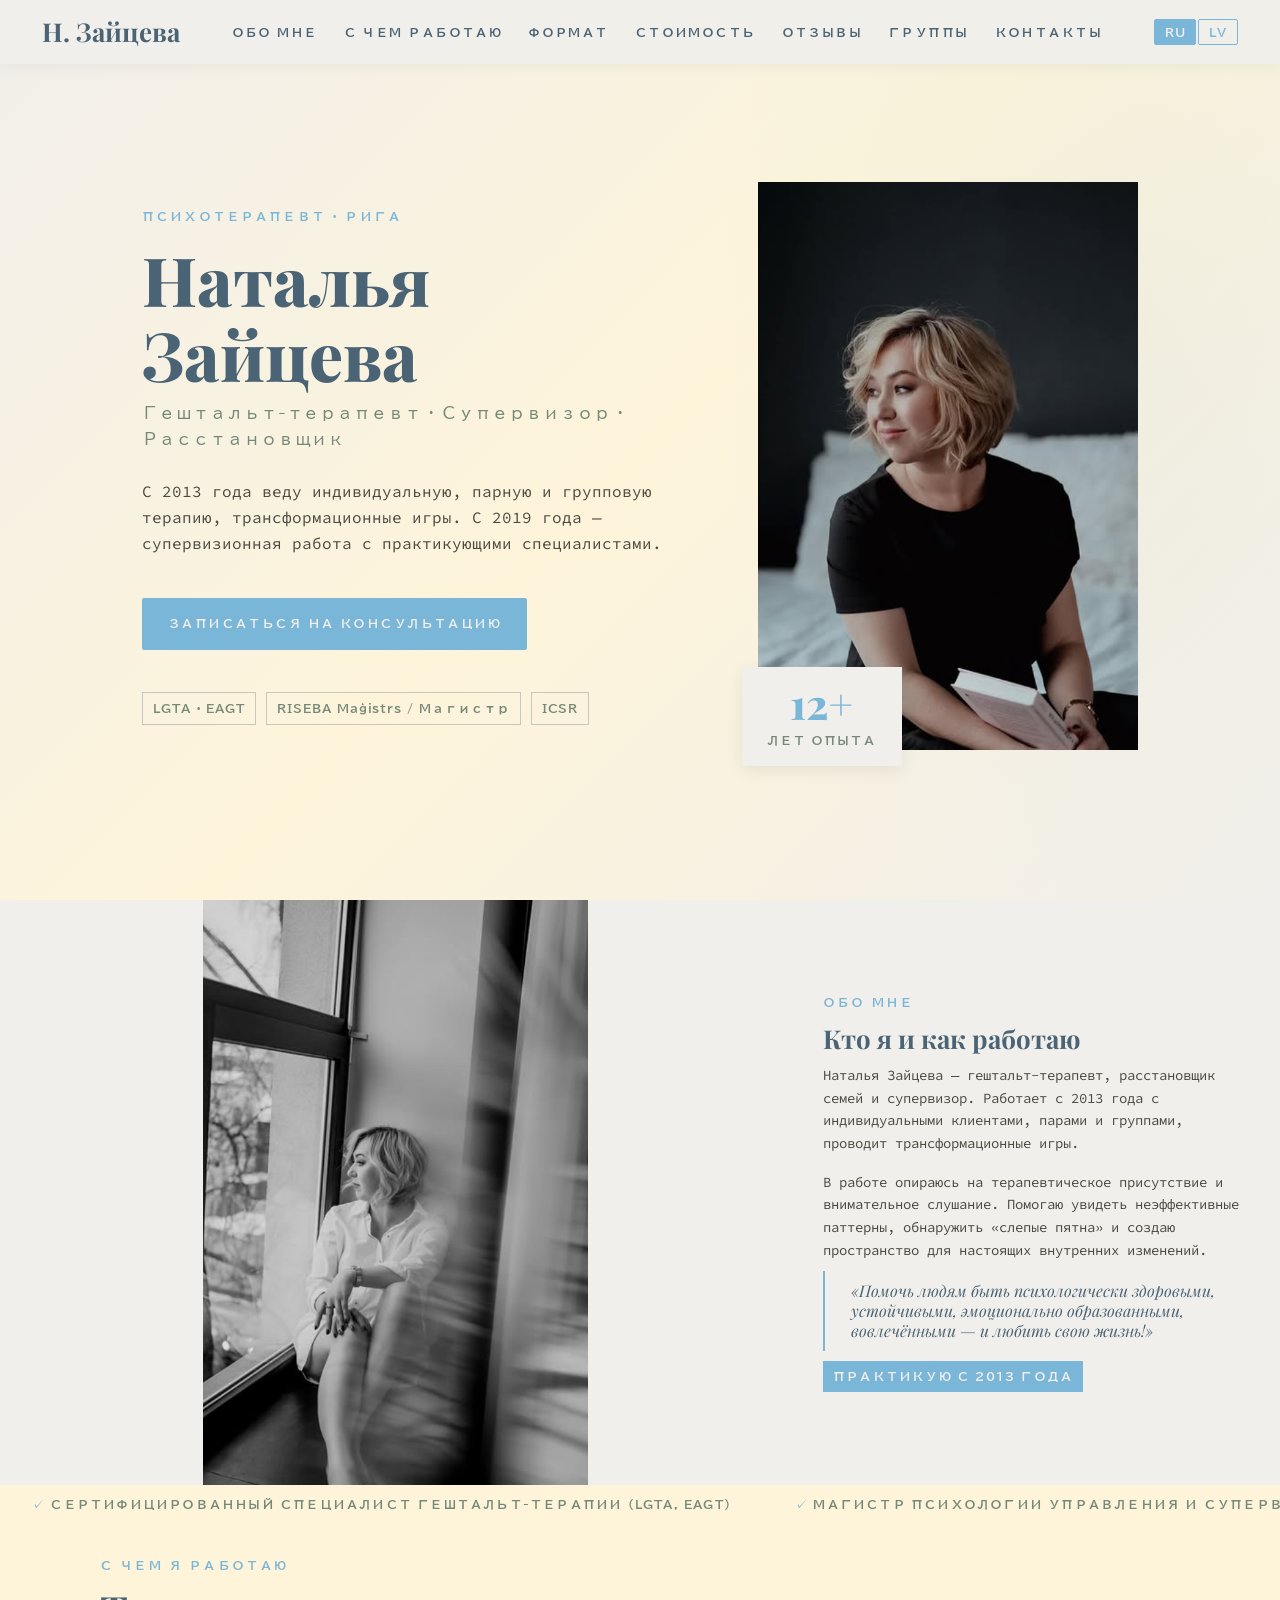
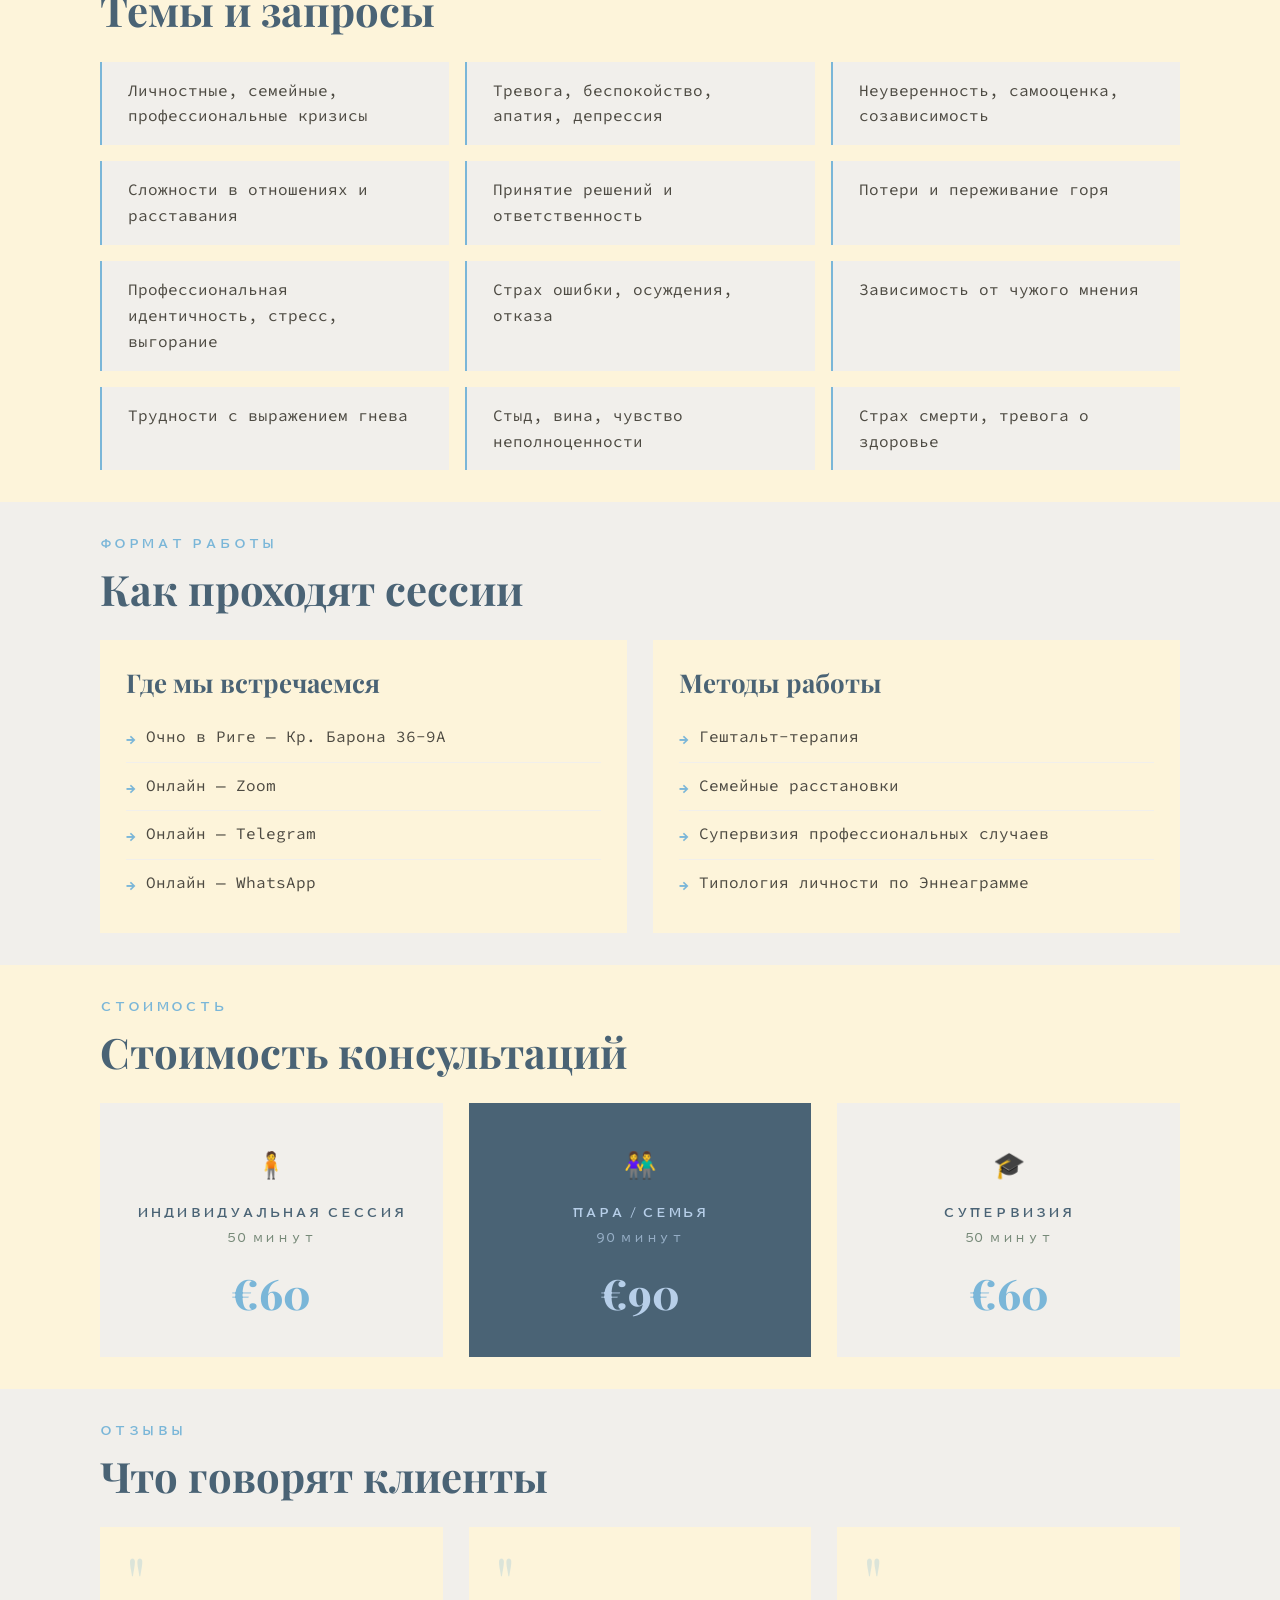
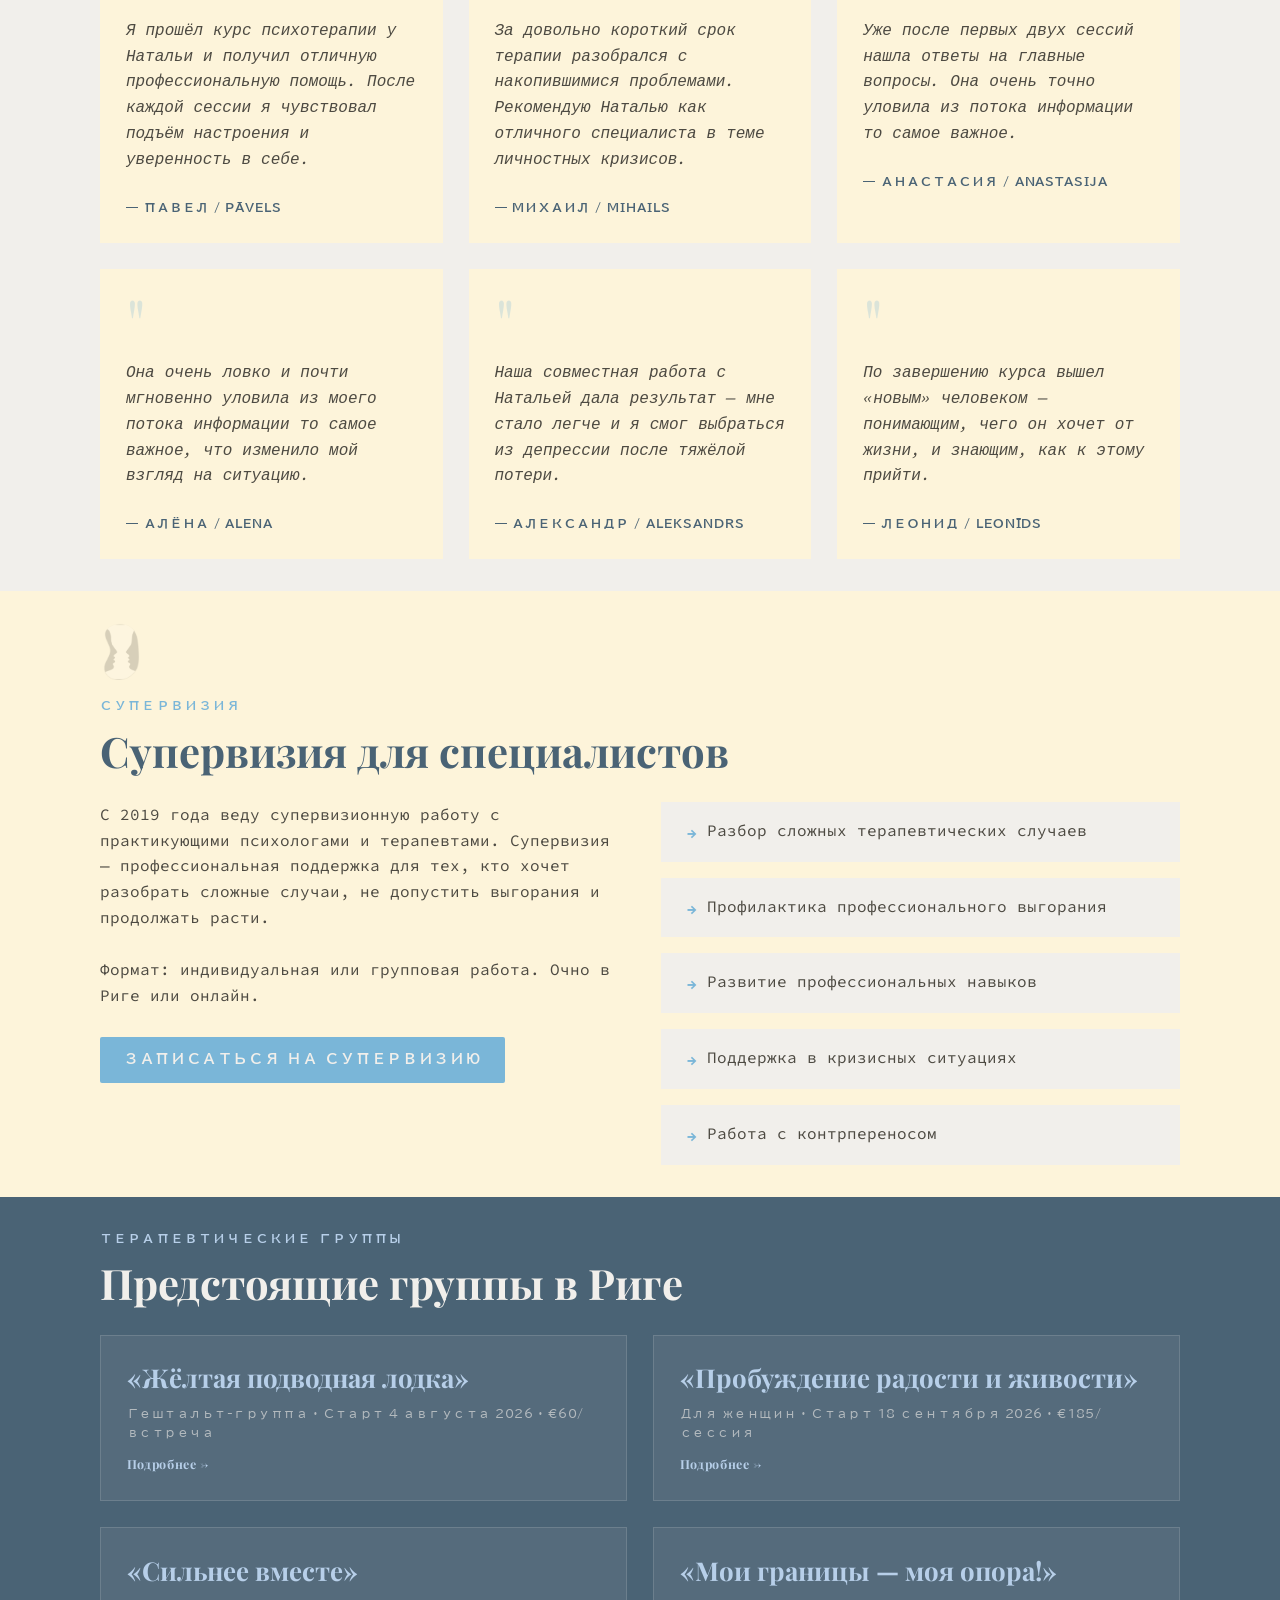
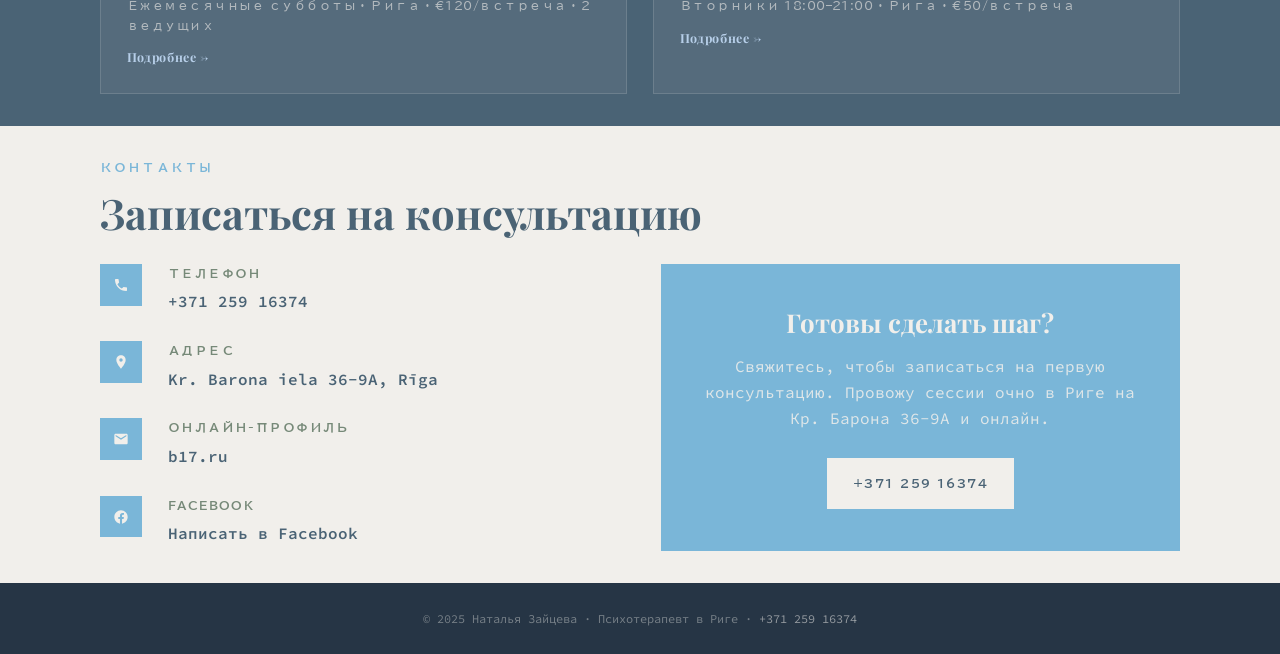
<file: indexnat.html>
﻿<!DOCTYPE html>
<html lang="ru">
<head>
  <meta charset="UTF-8">
  <meta name="viewport" content="width=device-width, initial-scale=1.0">
  <title>Наталья Зайцева — Психотерапевт в Риге | Natālija Zaiceva — Psihoterapeite Rīgā</title>
  <meta name="description" content="Наталья Зайцева — гештальт-терапевт, супервизор, расстановщик. Индивидуальная, семейная терапия и супервизия в Риге и онлайн.">
  <meta name="keywords" content="психотерапевт Рига, гештальт терапия, семейные расстановки, супервизия, psihoterapeits Rīgā, gestalt terapija">
  <meta property="og:title" content="Наталья Зайцева — Психотерапевт в Риге">
  <meta property="og:description" content="Гештальт-терапевт, супервизор, расстановщик. Индивидуальная и семейная терапия в Риге и онлайн.">
  <meta property="og:image" content="images/Screenshot_2021-10-1.png">
  <meta property="og:type" content="website">
  <link rel="icon" type="image/x-icon" href="images/favicon.ico">
  <link rel="preconnect" href="https://fonts.googleapis.com">
  <link rel="preconnect" href="https://fonts.gstatic.com" crossorigin>
  <link href="https://fonts.googleapis.com/css2?family=Playfair+Display:ital,wght@0,400;0,500;0,600;0,700;0,800;1,400;1,700&family=BIZ+UDPGothic:wght@400;700&family=Source+Code+Pro:wght@400;500;600;700&display=swap" rel="stylesheet">

  <style>
    /*
      Golden ratio type & spacing scale  φ = 1.618
      ─────────────────────────────────────────────
      Type:    0.75 | 1 | 1.618 | 2.618 | 4.236 rem
      Space:   0.618 | 1 | 1.618 | 2.618 | 4.236 | 6.854 rem
      Leading: φ = 1.618 (body)   1.25 (headings)
    */

    *, *::before, *::after { box-sizing: border-box; margin: 0; padding: 0; }
    html { scroll-behavior: smooth; font-size: 16px; }

    body {
      font-family: 'Source Code Pro', monospace;
      color: #4d4a42;
      background: #F1EFEB;
      line-height: 1.618;
    }

    /* ── Language ───────────────────────────────────────── */
    html[lang="ru"] .lv  { display: none !important; }
    html[lang="lv"] .ru  { display: none !important; }

    /* ── Navigation ─────────────────────────────────────── */
    nav {
      position: fixed; top: 0; left: 0; right: 0; z-index: 1000;
      background: rgba(241,239,235,0.97);
      backdrop-filter: blur(10px);
      box-shadow: 0 1px 16px rgba(0,0,0,0.06);
      height: 4rem;
      padding: 0 2.618rem;
      display: flex; align-items: center; justify-content: space-between;
    }

    .nav-logo {
      font-family: 'Playfair Display', Georgia, serif;
      font-weight: 700; font-size: 1.618rem;
      color: #4A6375; text-decoration: none;
      letter-spacing: 0; white-space: nowrap;
      line-height: 1;
    }

    .nav-links {
      display: flex; list-style: none;
      gap: 1.618rem; align-items: center;
    }

    .nav-links a {
      font-family: 'BIZ UDPGothic', sans-serif;
      font-size: 0.75rem; font-weight: 700;
      color: #4A6375; text-decoration: none;
      letter-spacing: 0.12em; text-transform: uppercase;
      transition: color 0.2s;
    }
    .nav-links a:hover { color: #7AB6D8; }

    .nav-right { display: flex; align-items: center; gap: 1rem; }
    .lang-toggle { display: flex; gap: 2px; }

    .lang-btn {
      font-family: 'BIZ UDPGothic', sans-serif;
      font-size: 0.75rem; font-weight: 700;
      letter-spacing: 0.08em;
      padding: 0.382rem 0.618rem;
      border: 1px solid #7AB6D8;
      background: transparent; color: #7AB6D8;
      border-radius: 2px; cursor: pointer;
      transition: all 0.18s;
    }
    .lang-btn.active { background: #7AB6D8; color: #F1EFEB; }
    .lang-btn:hover:not(.active) { background: #FDF4DA; }

    .hamburger {
      display: none; flex-direction: column; gap: 4px;
      background: none; border: none; cursor: pointer; padding: 4px;
    }
    .hamburger span { display: block; width: 20px; height: 1.5px; background: #4d4a42; transition: all 0.3s; }

    /* ── Hero ────────────────────────────────────────────── */
    .hero {
      padding-top: 4rem; min-height: 100vh;
      display: flex; align-items: center;
      background: linear-gradient(135deg, #F1EFEB 0%, #FDF4DA 50%, #F1EFEB 100%);
      position: relative; overflow: hidden;
    }
    .hero::after {
      content: '';
      position: absolute; top: -15%; right: -8%; width: 55%; height: 130%;
      background: radial-gradient(ellipse at 60% 40%, rgba(122,182,216,0.07) 0%, transparent 65%);
      pointer-events: none;
    }

    .hero-inner {
      max-width: 1080px; margin: 0 auto;
      padding: 4.236rem 2.618rem;
      display: grid; grid-template-columns: 1fr 38.2%;
      gap: 4.236rem; align-items: center;
      position: relative; z-index: 1;
    }

    .hero-eyebrow {
      font-family: 'BIZ UDPGothic', sans-serif;
      font-size: 0.75rem; font-weight: 700;
      letter-spacing: 0.18em; text-transform: uppercase;
      color: #7AB6D8; margin-bottom: 1rem;
    }

    .hero-name {
      font-family: 'Playfair Display', Georgia, serif;
      font-size: 4.236rem; font-weight: 800;
      color: #4A6375; line-height: 1.1;
      margin-bottom: 0.618rem;
    }

    .hero-role {
      font-family: 'BIZ UDPGothic', sans-serif;
      font-size: 1rem; font-weight: 400;
      color: #768978; margin-bottom: 1.618rem;
      letter-spacing: 0.06em;
    }

    .hero-bio {
      font-size: 1rem; color: #4d4a42;
      line-height: 1.618; margin-bottom: 2.618rem;
    }

    .btn-primary {
      display: inline-block;
      background: #7AB6D8; color: #F1EFEB;
      font-family: 'BIZ UDPGothic', sans-serif;
      font-size: 0.75rem; font-weight: 700;
      letter-spacing: 0.12em; text-transform: uppercase;
      padding: 1rem 1.618rem; border-radius: 2px;
      text-decoration: none;
      transition: background 0.2s, transform 0.18s;
    }
    .btn-primary:hover {
      background: #5A96BA; transform: translateY(-2px);
    }

    .hero-tags {
      display: flex; flex-wrap: wrap; gap: 0.618rem;
      margin-top: 2.618rem;
    }
    .hero-tag {
      background: transparent;
      border: 1px solid rgba(74,99,117,0.3);
      color: #768978;
      font-family: 'BIZ UDPGothic', sans-serif;
      font-size: 0.75rem; font-weight: 700;
      padding: 0.382rem 0.618rem;
      letter-spacing: 0.08em;
    }

    .hero-photo-wrap { position: relative; }

    .photo-frame { width: 100%; overflow: hidden; }
    .photo-frame img { display: block; width: 100%; height: 100%; object-fit: cover; }

    .about-photo {
      width: 100%; max-width: 320px;
      overflow: hidden; margin: 0 auto 1.618rem;
    }
    .about-photo img { display: block; width: 100%; }

    .faces-accent { width: 2.618rem; opacity: 0.15; display: block; margin-bottom: 1rem; }

    .experience-badge {
      position: absolute; bottom: -1rem; left: -1rem;
      background: #F1EFEB;
      padding: 1rem 1.618rem;
      box-shadow: 0 4px 16px rgba(0,0,0,0.08);
      text-align: center;
    }
    .experience-badge .num {
      font-family: 'Playfair Display', Georgia, serif;
      font-size: 2.618rem; font-weight: 800; color: #7AB6D8;
      display: block; line-height: 1;
    }
    .experience-badge .lbl {
      font-family: 'BIZ UDPGothic', sans-serif;
      font-size: 0.75rem; color: #768978;
      font-weight: 700; letter-spacing: 0.08em;
      text-transform: uppercase;
      margin-top: 0.382rem; display: block;
    }

    /* ── Common ─────────────────────────────────────────── */
    section { padding: 2rem 2.618rem; }
    .container { max-width: 1080px; margin: 0 auto; }

    .section-eyebrow {
      font-family: 'BIZ UDPGothic', sans-serif;
      font-size: 0.75rem; font-weight: 700;
      letter-spacing: 0.18em; text-transform: uppercase;
      color: #7AB6D8; margin-bottom: 0.618rem;
    }

    .section-heading {
      font-family: 'Playfair Display', Georgia, serif;
      font-size: 2.618rem; font-weight: 700;
      color: #4A6375; margin-bottom: 1.618rem;
      line-height: 1.2;
    }

    /* ── About ───────────────────────────────────────────── */
    .about {
      background: #F1EFEB;
      display: grid;
      grid-template-columns: 1.618fr 1fr;
      grid-template-rows: auto auto;
      padding: 0;
    }

    .about-image-col {
      grid-column: 1; grid-row: 1;
      background: #F1EFEB;
      display: flex; align-items: center; justify-content: center;
      height: 65vh;
      overflow: hidden;
    }
    .about-image-col img {
      width: auto; height: 100%;
      object-fit: contain;
      object-position: center top;
      display: block;
    }

    .about-content-col {
      grid-column: 2; grid-row: 1;
      padding: 2rem 2rem;
      display: flex; flex-direction: column;
      justify-content: center;
      gap: 0.618rem;
    }
    .about-content-col .section-eyebrow { margin-bottom: 0; }
    .about-content-col .section-heading {
      font-size: 1.618rem; margin-bottom: 0; line-height: 1.25;
    }

    .about-text p {
      color: #4d4a42; font-size: 0.875rem;
      line-height: 1.618; margin: 0;
    }
    .about-text p + p { margin-top: 1rem; }

    .about-quote {
      border-left: 2px solid #7AB6D8;
      padding: 0.618rem 1.618rem;
    }
    .about-quote p {
      font-family: 'Playfair Display', Georgia, serif;
      font-size: 1rem; font-style: italic; font-weight: 400;
      color: #4A6375 !important; line-height: 1.25;
      margin: 0 !important;
    }

    .since-badge {
      display: inline-block;
      background: #7AB6D8; color: #F1EFEB;
      font-family: 'BIZ UDPGothic', sans-serif;
      font-size: 0.75rem; font-weight: 700;
      letter-spacing: 0.1em; text-transform: uppercase;
      padding: 0.382rem 0.618rem;
    }

    /* Credentials running ticker */
    .cred-ticker-wrap {
      grid-column: 1 / -1; grid-row: 2;
      overflow: hidden;
      background: #FDF4DA;
      padding: 0.618rem 0;
    }
    .cred-ticker {
      display: flex; width: max-content;
      animation: ticker-scroll 40s linear infinite;
    }
    .cred-ticker:hover { animation-play-state: paused; }
    .cred-item {
      font-family: 'BIZ UDPGothic', sans-serif;
      font-size: 0.75rem; font-weight: 700;
      letter-spacing: 0.1em; text-transform: uppercase;
      color: #768978; white-space: nowrap;
      padding: 0 2rem;
    }
    .cred-item::before { content: '✓  '; color: #7AB6D8; }
    @keyframes ticker-scroll {
      from { transform: translateX(0); }
      to   { transform: translateX(-50%); }
    }

    /* ── Issues ──────────────────────────────────────────── */
    .issues { background: #FDF4DA; }

    .issues-grid {
      display: grid; grid-template-columns: repeat(3, 1fr);
      gap: 1rem;
    }
    .issue-card {
      background: #F1EFEB; padding: 1rem 1.618rem;
      font-size: 1rem; color: #4d4a42;
      line-height: 1.618;
      border-left: 2px solid #7AB6D8;
      transition: box-shadow 0.2s, transform 0.2s;
    }
    .issue-card:hover {
      box-shadow: 0 4px 16px rgba(74,99,117,0.1);
      transform: translateY(-2px);
    }

    /* ── Format ──────────────────────────────────────────── */
    .format { background: #F1EFEB; }

    .format-grid {
      display: grid; grid-template-columns: 1fr 1fr;
      gap: 1.618rem;
    }
    .format-card {
      background: #FDF4DA; padding: 1.618rem;
    }
    .format-card h3 {
      font-family: 'Playfair Display', Georgia, serif;
      font-size: 1.618rem; font-weight: 700;
      color: #4A6375; margin-bottom: 1rem;
      line-height: 1.25;
    }
    .format-list { list-style: none; }
    .format-list li {
      padding: 0.618rem 0;
      border-bottom: 1px solid #F1EFEB;
      color: #4d4a42; font-size: 1rem;
      display: flex; align-items: flex-start; gap: 0.618rem;
    }
    .format-list li:last-child { border-bottom: none; }
    .format-list li::before {
      content: '→'; color: #7AB6D8;
      font-weight: 700; flex-shrink: 0; margin-top: 2px;
    }

    /* ── Pricing ─────────────────────────────────────────── */
    .pricing { background: #FDF4DA; }

    .pricing-grid {
      display: grid; grid-template-columns: repeat(3, 1fr);
      gap: 1.618rem;
    }
    .price-card {
      background: #F1EFEB; padding: 2.618rem 1.618rem;
      text-align: center;
      transition: transform 0.2s, box-shadow 0.2s;
    }
    .price-card:hover {
      transform: translateY(-4px);
      box-shadow: 0 8px 24px rgba(74,99,117,0.12);
    }
    .price-card.highlighted { background: #4A6375; color: #F1EFEB; }
    .price-icon { font-size: 1.618rem; margin-bottom: 1rem; }
    .price-name {
      font-family: 'BIZ UDPGothic', sans-serif;
      font-size: 0.75rem; font-weight: 700;
      letter-spacing: 0.1em; text-transform: uppercase;
      color: #4A6375; margin-bottom: 0.382rem;
    }
    .price-card.highlighted .price-name { color: #B7CFE9; }
    .price-dur {
      font-family: 'BIZ UDPGothic', sans-serif;
      font-size: 0.75rem; color: #768978;
      margin-bottom: 1.618rem; letter-spacing: 0.06em;
    }
    .price-card.highlighted .price-dur { color: #B7CFE9; opacity: 0.7; }
    .price-amount {
      font-family: 'Playfair Display', Georgia, serif;
      font-size: 2.618rem; font-weight: 800;
      color: #7AB6D8; line-height: 1;
    }
    .price-card.highlighted .price-amount { color: #B7CFE9; }

    /* ── Testimonials ────────────────────────────────────── */
    .testimonials { background: #F1EFEB; }

    .testimonials-grid {
      display: grid; grid-template-columns: repeat(3, 1fr);
      gap: 1.618rem;
    }
    .review-card {
      background: #FDF4DA; padding: 1.618rem;
    }
    .review-mark {
      font-family: 'Playfair Display', Georgia, serif;
      font-size: 4.236rem;
      color: #7AB6D8; opacity: 0.25; line-height: 0.8;
      margin-bottom: 0.618rem; display: block;
    }
    .review-text {
      font-size: 1rem; font-style: italic;
      color: #4d4a42; line-height: 1.618;
      margin-bottom: 1.618rem;
    }
    .review-author {
      font-family: 'BIZ UDPGothic', sans-serif;
      font-size: 0.75rem; font-weight: 700;
      letter-spacing: 0.08em; text-transform: uppercase;
      color: #4A6375;
    }

    /* ── Supervision ─────────────────────────────────────── */
    .supervision { background: #FDF4DA; }

    .supervision-grid {
      display: grid; grid-template-columns: 1fr 1fr;
      gap: 2.618rem; align-items: start;
    }
    .supervision-text p {
      color: #4d4a42; font-size: 1rem;
      line-height: 1.618; margin-bottom: 1.618rem;
    }
    .supervision-list { list-style: none; display: flex; flex-direction: column; gap: 1rem; }
    .supervision-list li {
      background: #F1EFEB; padding: 1rem 1.618rem;
      font-size: 1rem; color: #4d4a42; line-height: 1.618;
      display: flex; gap: 0.618rem; align-items: flex-start;
    }
    .supervision-list li::before {
      content: '→'; color: #7AB6D8;
      font-weight: 700; flex-shrink: 0; margin-top: 2px;
    }

    /* ── Groups ──────────────────────────────────────────── */
    .groups { background: #4A6375; }
    .groups .section-eyebrow { color: #B7CFE9; }
    .groups .section-heading { color: #F1EFEB; }

    .groups-grid {
      display: grid; grid-template-columns: 1fr 1fr;
      gap: 1.618rem;
    }
    .group-card {
      background: rgba(241,239,235,0.06);
      border: 1px solid rgba(241,239,235,0.15);
      padding: 1.618rem;
      transition: background 0.2s;
    }
    .group-card:hover { background: rgba(241,239,235,0.12); }
    .group-name {
      font-family: 'Playfair Display', Georgia, serif;
      font-size: 1.618rem; font-weight: 700;
      color: #B7CFE9; margin-bottom: 0.618rem;
      line-height: 1.25;
    }
    .group-meta {
      font-family: 'BIZ UDPGothic', sans-serif;
      font-size: 0.75rem; color: rgba(241,239,235,0.6);
      line-height: 1.618; letter-spacing: 0.04em;
    }
    .group-meta a {
      color: #B7CFE9; font-size: 0.75rem;
      font-family: 'BIZ UDPGothic', sans-serif;
      font-weight: 700; letter-spacing: 0.08em;
    }

    /* ── Contact ─────────────────────────────────────────── */
    .contact { background: #F1EFEB; }

    .contact-grid {
      display: grid; grid-template-columns: 1fr 1fr;
      gap: 2.618rem; align-items: start;
    }
    .contact-items { display: flex; flex-direction: column; gap: 1.618rem; }
    .contact-row { display: flex; align-items: flex-start; gap: 1.618rem; }
    .contact-icon-box {
      width: 2.618rem; height: 2.618rem; flex-shrink: 0;
      background: #7AB6D8;
      display: flex; align-items: center; justify-content: center;
    }
    .contact-icon-box svg { width: 1rem; height: 1rem; fill: #F1EFEB; }
    .contact-lbl {
      font-family: 'BIZ UDPGothic', sans-serif;
      font-size: 0.75rem; font-weight: 700;
      letter-spacing: 0.12em; text-transform: uppercase;
      color: #768978; margin-bottom: 0.382rem;
    }
    .contact-val {
      font-size: 1rem; font-weight: 600; color: #4A6375;
    }
    .contact-val a { color: #4A6375; text-decoration: none; transition: color 0.2s; }
    .contact-val a:hover { color: #7AB6D8; }

    .cta-panel {
      background: #7AB6D8; padding: 2.618rem;
      color: #F1EFEB; text-align: center;
    }
    .cta-panel h3 {
      font-family: 'Playfair Display', Georgia, serif;
      font-size: 1.618rem; font-weight: 700;
      margin-bottom: 1rem; line-height: 1.25;
    }
    .cta-panel p {
      font-size: 1rem; opacity: 0.85;
      line-height: 1.618; margin-bottom: 1.618rem;
    }
    .btn-light {
      display: inline-block;
      background: #F1EFEB; color: #4A6375;
      font-family: 'BIZ UDPGothic', sans-serif;
      font-size: 0.75rem; font-weight: 700;
      letter-spacing: 0.12em; text-transform: uppercase;
      padding: 1rem 1.618rem;
      text-decoration: none;
      transition: transform 0.18s, box-shadow 0.18s;
    }
    .btn-light:hover {
      transform: translateY(-2px);
      box-shadow: 0 4px 16px rgba(0,0,0,0.15);
    }

    /* ── Footer ──────────────────────────────────────────── */
    footer {
      background: #263545;
      color: rgba(241,239,235,0.4);
      text-align: center; padding: 1.618rem;
      font-size: 0.75rem;
    }
    footer a { color: rgba(241,239,235,0.55); text-decoration: none; }
    footer a:hover { color: rgba(241,239,235,0.85); }

    /* ── Mobile ──────────────────────────────────────────── */
    @media (max-width: 900px) {
      nav { padding: 0 1.618rem; height: 3.5rem; }
      .nav-links {
        display: none; position: fixed;
        top: 3.5rem; left: 0; right: 0;
        background: #F1EFEB;
        flex-direction: column; padding: 0.618rem 1.618rem 1rem;
        gap: 0; box-shadow: 0 4px 16px rgba(0,0,0,0.08);
      }
      .nav-links.open { display: flex; }
      .nav-links li { border-bottom: 1px solid #FDF4DA; }
      .nav-links a { display: block; padding: 1rem 0; }
      .hamburger { display: flex; }

      .hero { padding-top: 3.5rem; }
      .hero-inner {
        grid-template-columns: 1fr;
        gap: 2.618rem; text-align: center;
        padding: 2.618rem 1.618rem;
      }
      .hero-name { font-size: 2.618rem; }
      .hero-photo-wrap { order: -1; max-width: 260px; margin: 0 auto; }
      .experience-badge { bottom: -0.618rem; left: -0.618rem; }
      .hero-tags { justify-content: center; }
      .btn-primary { display: block; text-align: center; }

      .about { grid-template-columns: 1fr; grid-template-rows: auto 1fr auto; }
      .about-image-col { grid-column: 1; grid-row: 1; }
      .about-image-col img { width: 100%; height: auto; object-fit: unset; }
      .about-content-col { grid-column: 1; grid-row: 2; padding: 2.618rem 1.618rem; }
      .cred-ticker-wrap { grid-column: 1; grid-row: 3; }
      .about-quote p { font-size: 1rem; }
      .supervision-grid, .contact-grid { grid-template-columns: 1fr; gap: 1.618rem; }
      .format-grid { grid-template-columns: 1fr; gap: 1.618rem; }
      .groups-grid { grid-template-columns: 1fr; gap: 1rem; }
      .pricing-grid { grid-template-columns: 1fr; max-width: 340px; margin: 0 auto; }
      .testimonials-grid { grid-template-columns: 1fr; }
      .issues-grid { grid-template-columns: 1fr 1fr; }

      section { padding: 1.618rem 1.618rem; }
      .section-heading { font-size: 1.618rem; margin-bottom: 1rem; }
      .about { grid-template-columns: 1fr; }
      .about-image-col { grid-column: 1; height: 50vh; }
      .about-content-col { grid-column: 1; padding: 1.618rem; gap: 0.5rem; }
      .about-quote p { font-size: 0.875rem; }
    }

    @media (max-width: 480px) {
      .issues-grid { grid-template-columns: 1fr; }
      .hero-name { font-size: 2.618rem; }
      nav { padding: 0 1rem; }
    }
  </style>
</head>
<body>

<!-- ═══ NAVIGATION ════════════════════════════════════════ -->
<nav id="navbar">
  <a href="#" class="nav-logo">
    <span class="ru">Н. Зайцева</span>
    <span class="lv">N. Zaiceva</span>
  </a>

  <ul class="nav-links" id="navLinks">
    <li><a href="#about" onclick="closeNav()">
      <span class="ru">Обо мне</span><span class="lv">Par mani</span>
    </a></li>
    <li><a href="#issues" onclick="closeNav()">
      <span class="ru">С чем работаю</span><span class="lv">Ar ko strādāju</span>
    </a></li>
    <li><a href="#format" onclick="closeNav()">
      <span class="ru">Формат</span><span class="lv">Formāts</span>
    </a></li>
    <li><a href="#pricing" onclick="closeNav()">
      <span class="ru">Стоимость</span><span class="lv">Cenas</span>
    </a></li>
    <li><a href="#testimonials" onclick="closeNav()">
      <span class="ru">Отзывы</span><span class="lv">Atsauksmes</span>
    </a></li>
    <li><a href="#groups" onclick="closeNav()">
      <span class="ru">Группы</span><span class="lv">Grupas</span>
    </a></li>
    <li><a href="#contact" onclick="closeNav()">
      <span class="ru">Контакты</span><span class="lv">Kontakti</span>
    </a></li>
  </ul>

  <div class="nav-right">
    <div class="lang-toggle">
      <button class="lang-btn active" id="btnRU" onclick="setLang('ru')">RU</button>
      <button class="lang-btn"        id="btnLV" onclick="setLang('lv')">LV</button>
    </div>
    <button class="hamburger" id="hamburger" onclick="toggleNav()" aria-label="Menu">
      <span></span><span></span><span></span>
    </button>
  </div>
</nav>


<!-- ═══ HERO ══════════════════════════════════════════════ -->
<section class="hero" id="top">
  <div class="hero-inner">
    <div class="hero-text">
      <p class="hero-eyebrow">
        <span class="ru">Психотерапевт · Рига</span>
        <span class="lv">Psihoterapeite · Rīga</span>
      </p>
      <h1 class="hero-name">
        <span class="ru">Наталья<br>Зайцева</span>
        <span class="lv">Natālija<br>Zaiceva</span>
      </h1>
      <p class="hero-role">
        <span class="ru">Гештальт-терапевт · Супервизор · Расстановщик</span>
        <span class="lv">Gestalt terapeite · Supervizore · Konstelāciju speciāliste</span>
      </p>
      <p class="hero-bio">
        <span class="ru">С 2013 года веду индивидуальную, парную и групповую терапию, трансформационные игры. С 2019 года — супервизионная работа с практикующими специалистами.</span>
        <span class="lv">Kopš 2013. gada vedu individuālo, pāru un grupu terapiju, transformācijas spēles. Kopš 2019. gada — supervīzijas darbs ar praktizējošiem speciālistiem.</span>
      </p>
      <a href="#contact" class="btn-primary">
        <span class="ru">Записаться на консультацию</span>
        <span class="lv">Pieteikties konsultācijai</span>
      </a>
      <div class="hero-tags">
        <span class="hero-tag">LGTA · EAGT</span>
        <span class="hero-tag">RISEBA Maģistrs / Магистр</span>
        <span class="hero-tag">ICSR</span>
      </div>
    </div>

    <div class="hero-photo-wrap">
      <div class="photo-frame">
        <img src="images/photo-about.png" alt="Наталья Зайцева — психотерапевт в Риге">
      </div>
      <div class="experience-badge">
        <span class="num">12+</span>
        <span class="lbl ru">лет опыта</span>
        <span class="lbl lv">gadu pieredze</span>
      </div>
    </div>
  </div>
</section>


<!-- ═══ ABOUT ════════════════════════════════════════════ -->
<section class="about" id="about">

  <!-- Left: full-bleed image -->
  <div class="about-image-col">
    <img src="images/photo-hero.png" alt="Наталья Зайцева">
  </div>

  <!-- Right: text content -->
  <div class="about-content-col">
    <p class="section-eyebrow">
      <span class="ru">Обо мне</span><span class="lv">Par mani</span>
    </p>
    <h2 class="section-heading">
      <span class="ru">Кто я и как работаю</span>
      <span class="lv">Kas es esmu un kā strādāju</span>
    </h2>
    <div class="about-text">
      <p>
        <span class="ru">Наталья Зайцева — гештальт-терапевт, расстановщик семей и супервизор. Работает с 2013 года с индивидуальными клиентами, парами и группами, проводит трансформационные игры.</span>
        <span class="lv">Natālija Zaiceva — gestalt terapeite, ģimenes konstelāciju speciāliste un supervizore. Strādā kopš 2013. gada ar individuālajiem klientiem, pāriem un grupām, vada transformācijas spēles.</span>
      </p>
      <p>
        <span class="ru">В работе опираюсь на терапевтическое присутствие и внимательное слушание. Помогаю увидеть неэффективные паттерны, обнаружить «слепые пятна» и создаю пространство для настоящих внутренних изменений.</span>
        <span class="lv">Darbā balstos uz terapeitisko klātbūtni un uzmanīgu klausīšanos. Palīdzu ieraudzīt neefektīvos modeļus, atklāt "aklās vietas" un radīt telpu īstām iekšējām pārmaiņām.</span>
      </p>
    </div>
    <div class="about-quote">
      <p>
        <span class="ru">«Помочь людям быть психологически здоровыми, устойчивыми, эмоционально образованными, вовлечёнными — и любить свою жизнь!»</span>
        <span class="lv">"Palīdzēt cilvēkiem būt psiholoģiski veseliem, izturīgiem, emocionāli izglītotiem, iesaistītiem — un mīlēt savu dzīvi!"</span>
      </p>
    </div>
    <div>
      <span class="since-badge ru">Практикую с 2013 года</span>
      <span class="since-badge lv">Praktizēju kopš 2013. gada</span>
    </div>
  </div>

  <!-- Bottom: running credentials ticker (spans full width) -->
  <div class="cred-ticker-wrap">
    <div class="cred-ticker ru">
      <span class="cred-item">Сертифицированный специалист гештальт-терапии (LGTA, EAGT)</span>
      <span class="cred-item">Магистр психологии управления и супервизии (RISEBA)</span>
      <span class="cred-item">Квалифицированный супервизор</span>
      <span class="cred-item">Консультант по семейным расстановкам (ICSR)</span>
      <span class="cred-item">Сертифицированный специалист гештальт-терапии (LGTA, EAGT)</span>
      <span class="cred-item">Магистр психологии управления и супервизии (RISEBA)</span>
      <span class="cred-item">Квалифицированный супервизор</span>
      <span class="cred-item">Консультант по семейным расстановкам (ICSR)</span>
    </div>
    <div class="cred-ticker lv">
      <span class="cred-item">Sertificēts gestalt terapijas speciālists (LGTA, EAGT)</span>
      <span class="cred-item">Vadības psiholoģijas un supervīzijas maģistrs (RISEBA)</span>
      <span class="cred-item">Kvalificēts supervizors</span>
      <span class="cred-item">Ģimenes konstelāciju konsultants (ICSR)</span>
      <span class="cred-item">Sertificēts gestalt terapijas speciālists (LGTA, EAGT)</span>
      <span class="cred-item">Vadības psiholoģijas un supervīzijas maģistrs (RISEBA)</span>
      <span class="cred-item">Kvalificēts supervizors</span>
      <span class="cred-item">Ģimenes konstelāciju konsultants (ICSR)</span>
    </div>
  </div>

</section>


<!-- ═══ ISSUES ════════════════════════════════════════════ -->
<section class="issues" id="issues">
  <div class="container">
    <p class="section-eyebrow">
      <span class="ru">С чем я работаю</span><span class="lv">Ar ko es strādāju</span>
    </p>
    <h2 class="section-heading">
      <span class="ru">Темы и запросы</span>
      <span class="lv">Tēmas un jautājumi</span>
    </h2>
    <div class="issues-grid">
      <div class="issue-card"><span class="ru">Личностные, семейные, профессиональные кризисы</span><span class="lv">Personīgās, ģimenes, profesionālās krīzes</span></div>
      <div class="issue-card"><span class="ru">Тревога, беспокойство, апатия, депрессия</span><span class="lv">Trauksme, nemiers, apātija, depresija</span></div>
      <div class="issue-card"><span class="ru">Неуверенность, самооценка, созависимость</span><span class="lv">Nedrošība, pašvērtējums, līdzatkarība</span></div>
      <div class="issue-card"><span class="ru">Сложности в отношениях и расставания</span><span class="lv">Grūtības attiecībās un šķiršanās</span></div>
      <div class="issue-card"><span class="ru">Принятие решений и ответственность</span><span class="lv">Lēmumu pieņemšana un atbildība</span></div>
      <div class="issue-card"><span class="ru">Потери и переживание горя</span><span class="lv">Zaudējumi un sēru pārdzīvošana</span></div>
      <div class="issue-card"><span class="ru">Профессиональная идентичность, стресс, выгорание</span><span class="lv">Profesionālā identitāte, stress, izdegšana</span></div>
      <div class="issue-card"><span class="ru">Страх ошибки, осуждения, отказа</span><span class="lv">Bailes no kļūdām, nosodījuma, atteikuma</span></div>
      <div class="issue-card"><span class="ru">Зависимость от чужого мнения</span><span class="lv">Atkarība no citu viedokļiem</span></div>
      <div class="issue-card"><span class="ru">Трудности с выражением гнева</span><span class="lv">Grūtības ar dusmu izpausmi</span></div>
      <div class="issue-card"><span class="ru">Стыд, вина, чувство неполноценности</span><span class="lv">Kauns, vaina, nepilnvērtības sajūta</span></div>
      <div class="issue-card"><span class="ru">Страх смерти, тревога о здоровье</span><span class="lv">Nāves bailes, veselības trauksme</span></div>
    </div>
  </div>
</section>


<!-- ═══ FORMAT ════════════════════════════════════════════ -->
<section class="format" id="format">
  <div class="container">
    <p class="section-eyebrow">
      <span class="ru">Формат работы</span><span class="lv">Darba formāts</span>
    </p>
    <h2 class="section-heading">
      <span class="ru">Как проходят сессии</span>
      <span class="lv">Kā notiek sesijas</span>
    </h2>
    <div class="format-grid">
      <div class="format-card">
        <h3>
          <span class="ru">Где мы встречаемся</span>
          <span class="lv">Kur tikamies</span>
        </h3>
        <ul class="format-list">
          <li><span class="ru">Очно в Риге — Кр. Барона 36-9А</span><span class="lv">Klātienē Rīgā — Kr. Barona 36-9A</span></li>
          <li><span class="ru">Онлайн — Zoom</span><span class="lv">Tiešsaistē — Zoom</span></li>
          <li><span class="ru">Онлайн — Telegram</span><span class="lv">Tiešsaistē — Telegram</span></li>
          <li><span class="ru">Онлайн — WhatsApp</span><span class="lv">Tiešsaistē — WhatsApp</span></li>
        </ul>
      </div>
      <div class="format-card">
        <h3>
          <span class="ru">Методы работы</span>
          <span class="lv">Darba metodes</span>
        </h3>
        <ul class="format-list">
          <li><span class="ru">Гештальт-терапия</span><span class="lv">Gestalt terapija</span></li>
          <li><span class="ru">Семейные расстановки</span><span class="lv">Ģimenes konstelācijas</span></li>
          <li><span class="ru">Супервизия профессиональных случаев</span><span class="lv">Profesionālo gadījumu supervīzija</span></li>
          <li><span class="ru">Типология личности по Эннеаграмме</span><span class="lv">Enneagrammas personības tipoloģija</span></li>
        </ul>
      </div>
    </div>
  </div>
</section>


<!-- ═══ PRICING ═══════════════════════════════════════════ -->
<section class="pricing" id="pricing">
  <div class="container">
    <p class="section-eyebrow">
      <span class="ru">Стоимость</span><span class="lv">Cenas</span>
    </p>
    <h2 class="section-heading">
      <span class="ru">Стоимость консультаций</span>
      <span class="lv">Konsultāciju cenas</span>
    </h2>
    <div class="pricing-grid">
      <div class="price-card">
        <div class="price-icon">🧍</div>
        <div class="price-name"><span class="ru">Индивидуальная сессия</span><span class="lv">Individuālā sesija</span></div>
        <div class="price-dur"><span class="ru">50 минут</span><span class="lv">50 minūtes</span></div>
        <div class="price-amount">€60</div>
      </div>
      <div class="price-card highlighted">
        <div class="price-icon">👫</div>
        <div class="price-name"><span class="ru">Пара / Семья</span><span class="lv">Pāris / Ģimene</span></div>
        <div class="price-dur"><span class="ru">90 минут</span><span class="lv">90 minūtes</span></div>
        <div class="price-amount">€90</div>
      </div>
      <div class="price-card">
        <div class="price-icon">🎓</div>
        <div class="price-name"><span class="ru">Супервизия</span><span class="lv">Supervīzija</span></div>
        <div class="price-dur"><span class="ru">50 минут</span><span class="lv">50 minūtes</span></div>
        <div class="price-amount">€60</div>
      </div>
    </div>
  </div>
</section>


<!-- ═══ TESTIMONIALS ══════════════════════════════════════ -->
<section class="testimonials" id="testimonials">
  <div class="container">
    <p class="section-eyebrow">
      <span class="ru">Отзывы</span><span class="lv">Atsauksmes</span>
    </p>
    <h2 class="section-heading">
      <span class="ru">Что говорят клиенты</span>
      <span class="lv">Ko saka klienti</span>
    </h2>
    <div class="testimonials-grid">

      <div class="review-card">
        <span class="review-mark">"</span>
        <p class="review-text">
          <span class="ru">Я прошёл курс психотерапии у Натальи и получил отличную профессиональную помощь. После каждой сессии я чувствовал подъём настроения и уверенность в себе.</span>
          <span class="lv">Esmu izgājis psihoterapijas kursu pie Natālijas un saņēmu izcilu profesionālu palīdzību. Pēc katras sesijas es jutos pacilāts un pārliecināts par sevi.</span>
        </p>
        <div class="review-author">— Павел / Pāvels</div>
      </div>

      <div class="review-card">
        <span class="review-mark">"</span>
        <p class="review-text">
          <span class="ru">За довольно короткий срок терапии разобрался с накопившимися проблемами. Рекомендую Наталью как отличного специалиста в теме личностных кризисов.</span>
          <span class="lv">Salīdzinoši īsā terapijas laikā sakārtoju sakrājušās problēmas. Iesaku Natāliju kā izcilu personīgo krīžu speciālisti.</span>
        </p>
        <div class="review-author">— Михаил / Mihails</div>
      </div>

      <div class="review-card">
        <span class="review-mark">"</span>
        <p class="review-text">
          <span class="ru">Уже после первых двух сессий нашла ответы на главные вопросы. Она очень точно уловила из потока информации то самое важное.</span>
          <span class="lv">Jau pēc pirmajām divām sesijām atradu atbildes uz galvenajiem jautājumiem. Viņa ļoti precīzi izvilka no informācijas plūsmas pašu svarīgāko.</span>
        </p>
        <div class="review-author">— Анастасия / Anastasija</div>
      </div>

      <div class="review-card">
        <span class="review-mark">"</span>
        <p class="review-text">
          <span class="ru">Она очень ловко и почти мгновенно уловила из моего потока информации то самое важное, что изменило мой взгляд на ситуацию.</span>
          <span class="lv">Viņa ļoti prasmīgi un gandrīz uzreiz izvilka no manas informācijas plūsmas pašu svarīgāko, kas mainīja manu skatījumu uz situāciju.</span>
        </p>
        <div class="review-author">— Алёна / Alena</div>
      </div>

      <div class="review-card">
        <span class="review-mark">"</span>
        <p class="review-text">
          <span class="ru">Наша совместная работа с Натальей дала результат — мне стало легче и я смог выбраться из депрессии после тяжёлой потери.</span>
          <span class="lv">Mūsu kopīgais darbs ar Natāliju deva rezultātu — man kļuva vieglāk un izdevās izkļūt no depresijas pēc smagas zaudējuma.</span>
        </p>
        <div class="review-author">— Александр / Aleksandrs</div>
      </div>

      <div class="review-card">
        <span class="review-mark">"</span>
        <p class="review-text">
          <span class="ru">По завершению курса вышел «новым» человеком — понимающим, чего он хочет от жизни, и знающим, как к этому прийти.</span>
          <span class="lv">Kursa beigās iznācu kā "jauns" cilvēks — saprotošs, ko vēlos no dzīves, un zinošs, kā tam pietuvoties.</span>
        </p>
        <div class="review-author">— Леонид / Leonīds</div>
      </div>

    </div>
  </div>
</section>


<!-- ═══ SUPERVISION ═══════════════════════════════════════ -->
<section class="supervision" id="supervision">
  <div class="container">
    <img src="images/Be_My_Maid_of_Honor_1.png" alt="" class="faces-accent">
    <p class="section-eyebrow">
      <span class="ru">Супервизия</span><span class="lv">Supervīzija</span>
    </p>
    <h2 class="section-heading">
      <span class="ru">Супервизия для специалистов</span>
      <span class="lv">Supervīzija speciālistiem</span>
    </h2>
    <div class="supervision-grid">
      <div class="supervision-text">
        <p>
          <span class="ru">С 2019 года веду супервизионную работу с практикующими психологами и терапевтами. Супервизия — профессиональная поддержка для тех, кто хочет разобрать сложные случаи, не допустить выгорания и продолжать расти.</span>
          <span class="lv">Kopš 2019. gada vedu supervīzijas darbu ar praktizējošiem psihologiem un terapeitiem. Supervīzija ir profesionāls atbalsts tiem, kas vēlas analizēt sarežģītus gadījumus, novērst izdegšanu un turpināt augt.</span>
        </p>
        <p>
          <span class="ru">Формат: индивидуальная или групповая работа. Очно в Риге или онлайн.</span>
          <span class="lv">Formāts: individuāls vai grupu darbs. Klātienē Rīgā vai tiešsaistē.</span>
        </p>
        <div style="margin-top:1.75rem;">
          <a href="#contact" class="btn-primary" style="font-size:0.85rem;padding:0.75rem 1.5rem;">
            <span class="ru">Записаться на супервизию</span>
            <span class="lv">Pieteikties supervīzijai</span>
          </a>
        </div>
      </div>
      <div>
        <ul class="supervision-list">
          <li><span class="ru">Разбор сложных терапевтических случаев</span><span class="lv">Sarežģītu terapeitisko gadījumu analīze</span></li>
          <li><span class="ru">Профилактика профессионального выгорания</span><span class="lv">Profesionālās izdegšanas profilakse</span></li>
          <li><span class="ru">Развитие профессиональных навыков</span><span class="lv">Profesionālo prasmju attīstīšana</span></li>
          <li><span class="ru">Поддержка в кризисных ситуациях</span><span class="lv">Atbalsts krīzes situācijās</span></li>
          <li><span class="ru">Работа с контрпереносом</span><span class="lv">Darbs ar kontrtransferenci</span></li>
        </ul>
      </div>
    </div>
  </div>
</section>


<!-- ═══ GROUPS ════════════════════════════════════════════ -->
<section class="groups" id="groups">
  <div class="container">
    <p class="section-eyebrow">
      <span class="ru">Терапевтические группы</span><span class="lv">Terapeitiskās grupas</span>
    </p>
    <h2 class="section-heading">
      <span class="ru">Предстоящие группы в Риге</span>
      <span class="lv">Gaidāmās grupas Rīgā</span>
    </h2>
    <div class="groups-grid">
      <a class="group-card" href="yellowsubmarine.html" style="text-decoration:none;display:block;">
        <div class="group-name">
          <span class="ru">«Жёлтая подводная лодка»</span>
          <span class="lv">"Dzeltenā zemūdene"</span>
        </div>
        <p class="group-meta">
          <span class="ru">Гештальт-группа · Старт 4 августа 2026 · €60/встреча</span>
          <span class="lv">Gestalt grupa · Starts 4. augusts 2026 · €60/tikšanās</span>
        </p>
        <p style="margin-top:0.75rem;font-size:0.78rem;color:#B7CFE9;font-family:'Playfair Display',sans-serif;font-weight:700;letter-spacing:0.05em;"><span class="ru">Подробнее →</span><span class="lv">Uzzināt vairāk →</span></p>
      </a>
      <a class="group-card" href="probuzdenie.html" style="text-decoration:none;display:block;">
        <div class="group-name">
          <span class="ru">«Пробуждение радости и живости»</span>
          <span class="lv">"Prieka un dzīvīguma pamošanās"</span>
        </div>
        <p class="group-meta">
          <span class="ru">Для женщин · Старт 18 сентября 2026 · €185/сессия</span>
          <span class="lv">Sievietēm · Starts 18. septembris 2026 · €185/sesija</span>
        </p>
        <p style="margin-top:0.75rem;font-size:0.78rem;color:#B7CFE9;font-family:'Playfair Display',sans-serif;font-weight:700;letter-spacing:0.05em;"><span class="ru">Подробнее →</span><span class="lv">Uzzināt vairāk →</span></p>
      </a>
      <a class="group-card" href="silneevmeste.html" style="text-decoration:none;display:block;">
        <div class="group-name">
          <span class="ru">«Сильнее вместе»</span>
          <span class="lv">"Stiprāki kopā"</span>
        </div>
        <p class="group-meta">
          <span class="ru">Ежемесячные субботы · Рига · €120/встреча · 2 ведущих</span>
          <span class="lv">Ikmēneša sestdienas · Rīga · €120/tikšanās · 2 vadītāji</span>
        </p>
        <p style="margin-top:0.75rem;font-size:0.78rem;color:#B7CFE9;font-family:'Playfair Display',sans-serif;font-weight:700;letter-spacing:0.05em;"><span class="ru">Подробнее →</span><span class="lv">Uzzināt vairāk →</span></p>
      </a>
      <a class="group-card" href="moigranitsy.html" style="text-decoration:none;display:block;">
        <div class="group-name">
          <span class="ru">«Мои границы — моя опора!»</span>
          <span class="lv">"Manas robežas — mans atbalsts!"</span>
        </div>
        <p class="group-meta">
          <span class="ru">Вторники 18:00–21:00 · Рига · €50/встреча</span>
          <span class="lv">Otrdienas 18:00–21:00 · Rīga · €50/tikšanās</span>
        </p>
        <p style="margin-top:0.75rem;font-size:0.78rem;color:#B7CFE9;font-family:'Playfair Display',sans-serif;font-weight:700;letter-spacing:0.05em;"><span class="ru">Подробнее →</span><span class="lv">Uzzināt vairāk →</span></p>
      </a>
    </div>
  </div>
</section>


<!-- ═══ CONTACT ═══════════════════════════════════════════ -->
<section class="contact" id="contact">
  <div class="container">
    <p class="section-eyebrow">
      <span class="ru">Контакты</span><span class="lv">Kontakti</span>
    </p>
    <h2 class="section-heading">
      <span class="ru">Записаться на консультацию</span>
      <span class="lv">Pieteikties konsultācijai</span>
    </h2>
    <div class="contact-grid">
      <div class="contact-items">

        <div class="contact-row">
          <div class="contact-icon-box">
            <svg viewBox="0 0 24 24"><path d="M6.6 10.8c1.4 2.8 3.8 5.1 6.6 6.6l2.2-2.2c.27-.27.67-.36 1.02-.24 1.12.37 2.33.57 3.58.57.55 0 1 .45 1 1V20c0 .55-.45 1-1 1C10.61 21 3 13.39 3 4c0-.55.45-1 1-1h3.5c.55 0 1 .45 1 1 0 1.25.2 2.45.57 3.57.11.35.03.74-.25 1.01L6.6 10.8z"/></svg>
          </div>
          <div>
            <div class="contact-lbl"><span class="ru">Телефон</span><span class="lv">Tālrunis</span></div>
            <div class="contact-val"><a href="tel:+37125916374">+371 259 16374</a></div>
          </div>
        </div>

        <div class="contact-row">
          <div class="contact-icon-box">
            <svg viewBox="0 0 24 24"><path d="M12 2C8.13 2 5 5.13 5 9c0 5.25 7 13 7 13s7-7.75 7-13c0-3.87-3.13-7-7-7zm0 9.5c-1.38 0-2.5-1.12-2.5-2.5s1.12-2.5 2.5-2.5 2.5 1.12 2.5 2.5-1.12 2.5-2.5 2.5z"/></svg>
          </div>
          <div>
            <div class="contact-lbl"><span class="ru">Адрес</span><span class="lv">Adrese</span></div>
            <div class="contact-val">Kr. Barona iela 36-9A, Rīga</div>
          </div>
        </div>

        <div class="contact-row">
          <div class="contact-icon-box">
            <svg viewBox="0 0 24 24"><path d="M20 4H4c-1.1 0-2 .9-2 2v12c0 1.1.9 2 2 2h16c1.1 0 2-.9 2-2V6c0-1.1-.9-2-2-2zm0 4l-8 5-8-5V6l8 5 8-5v2z"/></svg>
          </div>
          <div>
            <div class="contact-lbl"><span class="ru">Онлайн-профиль</span><span class="lv">Tiešsaistes profils</span></div>
            <div class="contact-val"><a href="https://www.b17.ru" target="_blank" rel="noopener">b17.ru</a></div>
          </div>
        </div>

        <div class="contact-row">
          <div class="contact-icon-box">
            <svg viewBox="0 0 24 24"><path d="M12 2.04C6.5 2.04 2 6.53 2 12.06 2 17.06 5.66 21.21 10.44 21.96V14.96H7.9V12.06H10.44V9.85C10.44 7.34 11.93 5.96 14.22 5.96 15.31 5.96 16.45 6.15 16.45 6.15V8.62H15.19C13.95 8.62 13.56 9.39 13.56 10.18V12.06H16.34L15.89 14.96H13.56V21.96C18.34 21.21 22 17.06 22 12.06 22 6.53 17.5 2.04 12 2.04Z"/></svg>
          </div>
          <div>
            <div class="contact-lbl">Facebook</div>
            <div class="contact-val">
              <span class="ru">Написать в Facebook</span>
              <span class="lv">Rakstīt Facebook</span>
            </div>
          </div>
        </div>

      </div>

      <div class="cta-panel">
        <h3>
          <span class="ru">Готовы сделать шаг?</span>
          <span class="lv">Gatavs spert soli?</span>
        </h3>
        <p>
          <span class="ru">Свяжитесь, чтобы записаться на первую консультацию. Провожу сессии очно в Риге на Кр. Барона 36-9А и онлайн.</span>
          <span class="lv">Sazinieties, lai pieteiktos pirmajai konsultācijai. Sesijas notiek klātienē Rīgā, Kr. Barona 36-9A, un tiešsaistē.</span>
        </p>
        <a href="tel:+37125916374" class="btn-light">+371 259 16374</a>
      </div>
    </div>
  </div>
</section>


<!-- ═══ FOOTER ════════════════════════════════════════════ -->
<footer>
  <p>
    <span class="ru">© 2025 Наталья Зайцева · Психотерапевт в Риге · </span>
    <span class="lv">© 2025 Natālija Zaiceva · Psihoterapeite Rīgā · </span>
    <a href="tel:+37125916374">+371 259 16374</a>
  </p>
</footer>


<script>
  function setLang(lang) {
    document.documentElement.setAttribute('lang', lang);
    document.getElementById('btnRU').classList.toggle('active', lang === 'ru');
    document.getElementById('btnLV').classList.toggle('active', lang === 'lv');
    try { localStorage.setItem('nz_lang', lang); } catch(e) {}
  }

  function toggleNav() {
    document.getElementById('navLinks').classList.toggle('open');
  }

  function closeNav() {
    document.getElementById('navLinks').classList.remove('open');
  }

  // Restore saved language preference
  try {
    var saved = localStorage.getItem('nz_lang');
    if (saved === 'lv') setLang('lv');
  } catch(e) {}

  // Close mobile nav on outside click
  document.addEventListener('click', function(e) {
    var nav = document.getElementById('navLinks');
    var ham = document.getElementById('hamburger');
    if (nav.classList.contains('open') && !nav.contains(e.target) && !ham.contains(e.target)) {
      nav.classList.remove('open');
    }
  });
</script>

</body>
</html>
</file>
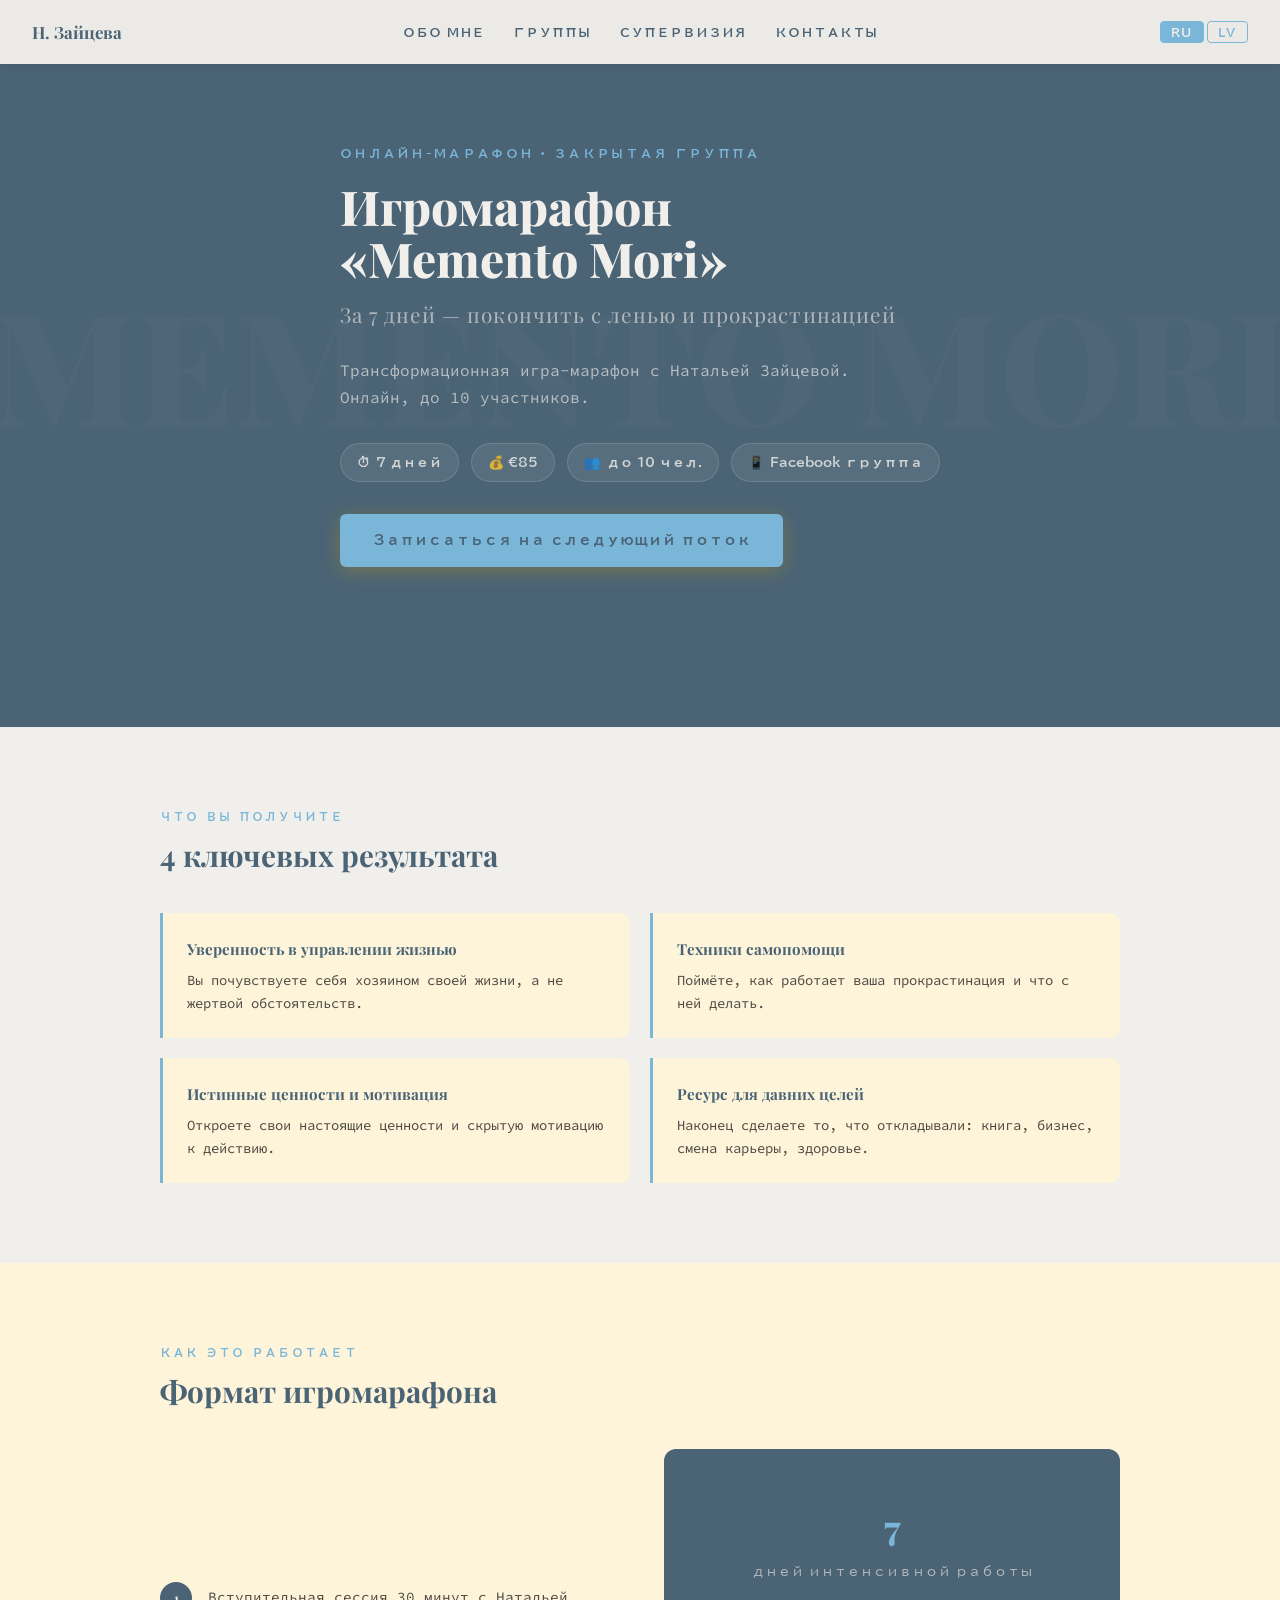
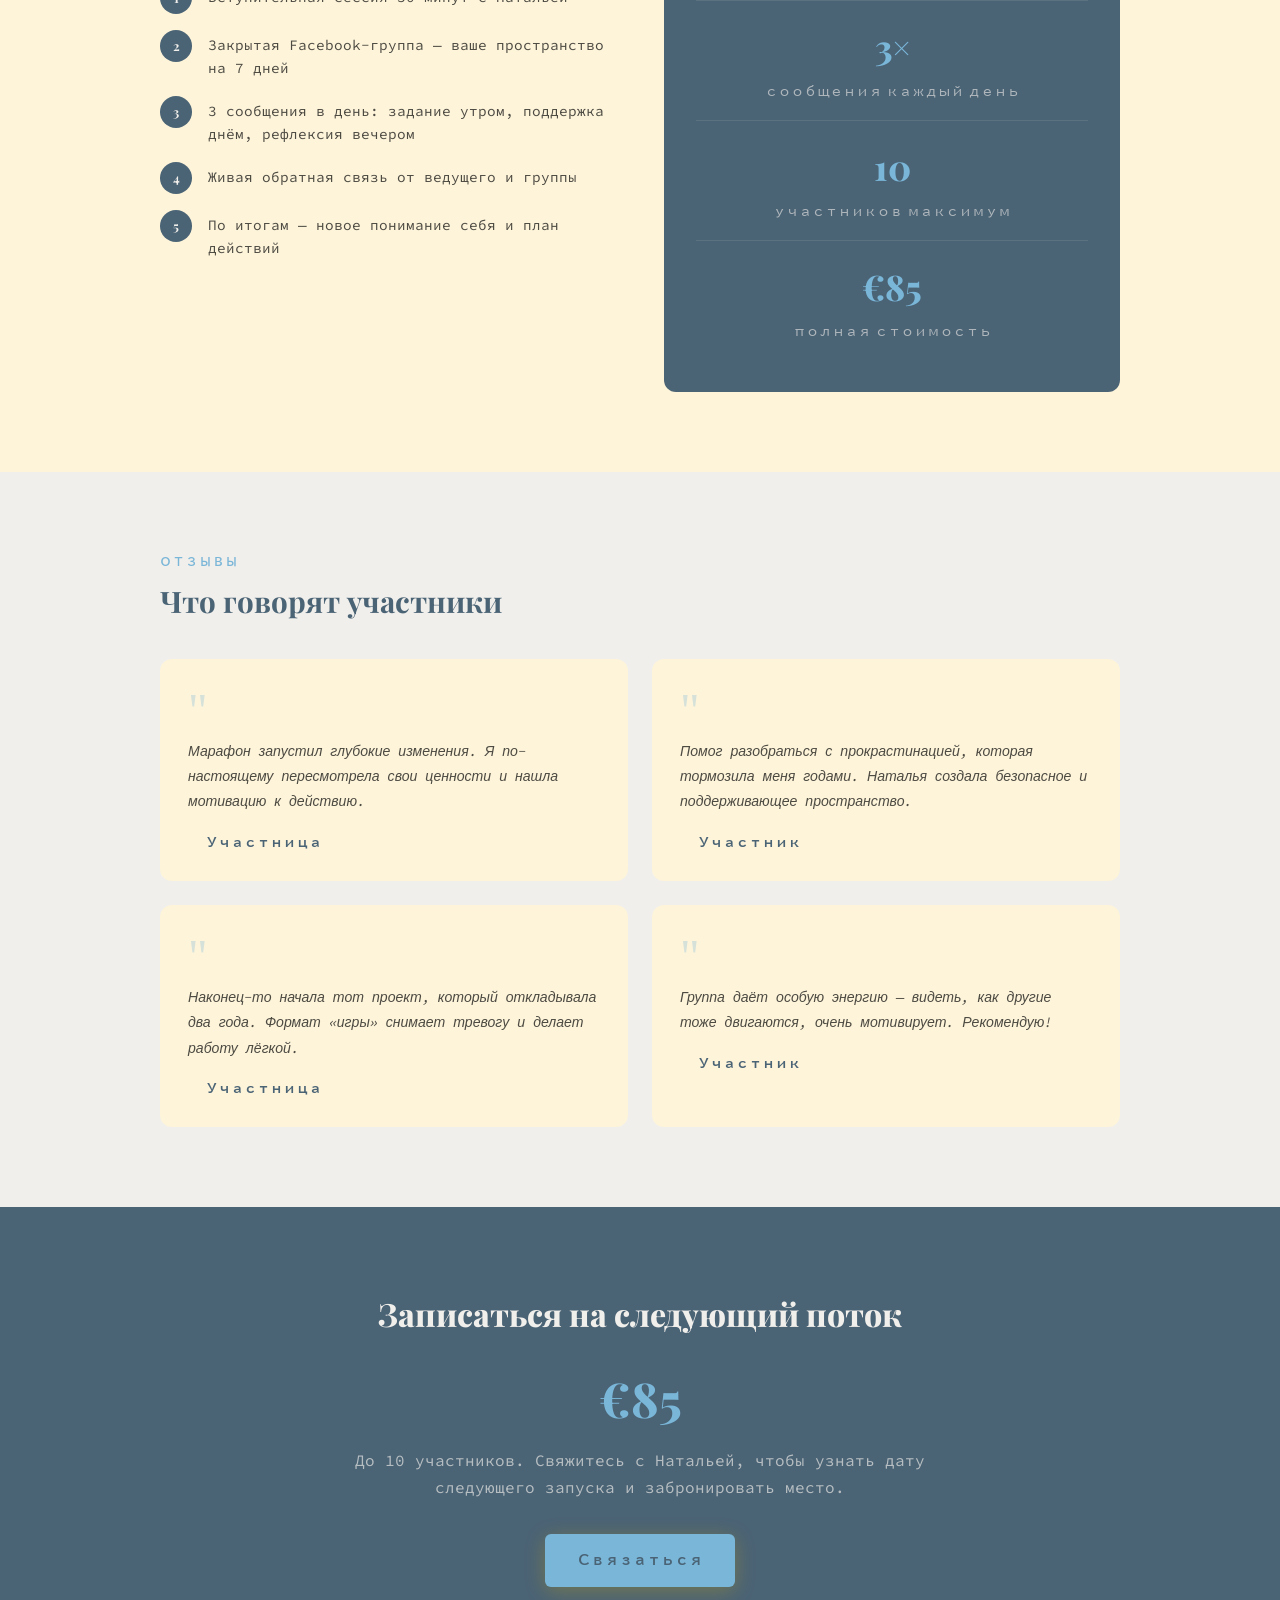
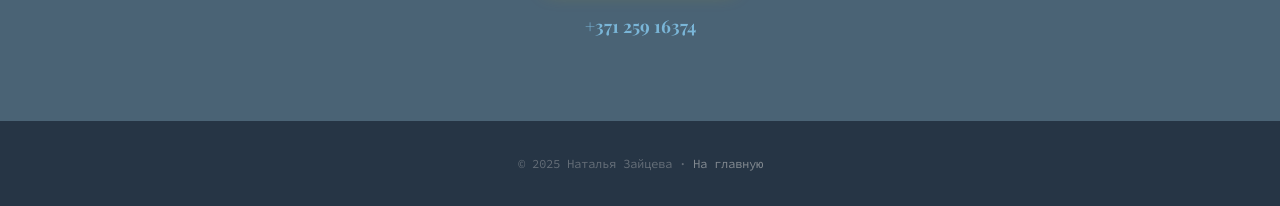
<file: memento.html>
﻿<!DOCTYPE html>
<html lang="ru">
<head>
  <meta charset="UTF-8">
  <meta name="viewport" content="width=device-width, initial-scale=1.0">
  <title>Игромарафон «Memento Mori» — Наталья Зайцева</title>
  <meta name="description" content="Игромарафон «Memento Mori» — за 7 дней покончить с ленью и прокрастинацией. €85. Онлайн, закрытая группа.">
  <link rel="icon" type="image/x-icon" href="images/favicon.ico">
  <link rel="preconnect" href="https://fonts.googleapis.com">
  <link rel="preconnect" href="https://fonts.gstatic.com" crossorigin>
  <link href="https://fonts.googleapis.com/css2?family=Playfair+Display:ital,wght@0,400;0,500;0,600;0,700;0,800;1,400;1,700&family=BIZ+UDPGothic:wght@400;700&family=Source+Code+Pro:wght@400;500;600;700&display=swap" rel="stylesheet">
  <style>
    *, *::before, *::after { box-sizing: border-box; margin: 0; padding: 0; }
    html { scroll-behavior: smooth; }
    body { font-family: 'Source Code Pro', sans-serif; color: #4d4a42; background: #F1EFEB; line-height: 1.7; }
    html[lang="ru"] .lv { display: none !important; }
    html[lang="lv"] .ru { display: none !important; }

    nav { position: fixed; top: 0; left: 0; right: 0; z-index: 1000; background: rgba(241,239,235,0.97); backdrop-filter: blur(10px); box-shadow: 0 1px 16px rgba(0,0,0,0.07); height: 64px; padding: 0 2rem; display: flex; align-items: center; justify-content: space-between; }
    .nav-logo { font-family: 'Playfair Display', Georgia, serif; font-weight: 700; font-size: 1.05rem; color: #4A6375; text-decoration: none; }
    .nav-links { display: flex; list-style: none; gap: 1.75rem; align-items: center; }
    .nav-links a { font-family: 'Playfair Display', Georgia, serif; font-size: 0.78rem; font-weight: 600; color: #4A6375; text-decoration: none; letter-spacing: 0.07em; text-transform: uppercase; transition: color 0.2s; }
    .nav-links a:hover { color: #7AB6D8; }
    .nav-right { display: flex; align-items: center; gap: 1rem; }
    .lang-toggle { display: flex; gap: 3px; }
    .lang-btn { font-family: 'Playfair Display', Georgia, serif; font-size: 0.75rem; font-weight: 700; letter-spacing: 0.1em; padding: 0.28rem 0.65rem; border: 1.5px solid #7AB6D8; background: transparent; color: #7AB6D8; border-radius: 4px; cursor: pointer; transition: all 0.18s; }
    .lang-btn.active { background: #7AB6D8; color: #F1EFEB; }
    .hamburger { display: none; flex-direction: column; gap: 5px; background: none; border: none; cursor: pointer; padding: 4px; }
    .hamburger span { display: block; width: 22px; height: 2px; background: #4d4a42; }

    .hero { padding-top: 64px; min-height: 65vh; display: flex; align-items: center; background: #4A6375; position: relative; overflow: hidden; }
    .hero::before { content: 'MEMENTO MORI'; position: absolute; font-family: 'Playfair Display', Georgia, serif; font-size: 12vw; font-weight: 800; color: rgba(241,239,235,0.03); white-space: nowrap; top: 50%; left: 50%; transform: translate(-50%, -50%); pointer-events: none; }
    .hero-inner { max-width: 900px; margin: 0 auto; padding: 5rem 2rem; position: relative; z-index: 1; }
    .hero-eyebrow { font-family: 'Playfair Display', Georgia, serif; font-size: 0.72rem; font-weight: 700; letter-spacing: 0.2em; text-transform: uppercase; color: #7AB6D8; margin-bottom: 1rem; }
    .hero-title { font-family: 'Playfair Display', Georgia, serif; font-size: 3rem; font-weight: 800; color: #F1EFEB; line-height: 1.1; margin-bottom: 0.75rem; }
    .hero-tagline { font-family: 'Playfair Display', Georgia, serif; font-size: 1.3rem; font-weight: 300; color: rgba(241,239,235,0.6); margin-bottom: 1.5rem; letter-spacing: 0.05em; }
    .hero-sub { font-size: 1rem; color: rgba(241,239,235,0.65); margin-bottom: 2rem; max-width: 540px; }
    .info-chips { display: flex; flex-wrap: wrap; gap: 0.75rem; margin-bottom: 2rem; }
    .chip { display: inline-flex; align-items: center; gap: 0.4rem; background: rgba(241,239,235,0.08); border: 1px solid rgba(241,239,235,0.15); color: rgba(241,239,235,0.8); font-family: 'Playfair Display', Georgia, serif; font-size: 0.82rem; font-weight: 600; padding: 0.45rem 1rem; border-radius: 20px; }
    .btn-primary { display: inline-block; background: #7AB6D8; color: #4A6375; font-family: 'Playfair Display', Georgia, serif; font-size: 0.9rem; font-weight: 700; padding: 0.9rem 2rem; border-radius: 6px; text-decoration: none; box-shadow: 0 4px 20px rgba(212,168,0,0.3); transition: all 0.18s; }
    .btn-primary:hover { background: #5A96BA; transform: translateY(-2px); }

    section { padding: 5rem 2rem; }
    .container { max-width: 960px; margin: 0 auto; }
    .section-eyebrow { font-family: 'Playfair Display', Georgia, serif; font-size: 0.7rem; font-weight: 700; letter-spacing: 0.2em; text-transform: uppercase; color: #7AB6D8; margin-bottom: 0.65rem; }
    .section-heading { font-family: 'Playfair Display', Georgia, serif; font-size: 1.85rem; font-weight: 700; color: #4A6375; margin-bottom: 2.5rem; line-height: 1.25; }
    .section-text { color: #4d4a42; font-size: 0.97rem; line-height: 1.9; margin-bottom: 1.25rem; }

    .benefits-grid { display: grid; grid-template-columns: repeat(2, 1fr); gap: 1.25rem; }
    .benefit-card { background: #FDF4DA; border-left: 3px solid #7AB6D8; padding: 1.5rem; border-radius: 0 10px 10px 0; }
    .benefit-card h3 { font-family: 'Playfair Display', Georgia, serif; font-size: 0.95rem; font-weight: 700; color: #4A6375; margin-bottom: 0.4rem; }
    .benefit-card p { font-size: 0.87rem; color: #4d4a42; line-height: 1.6; }

    .format-block { background: #FDF4DA; }
    .format-inner { display: grid; grid-template-columns: 1fr 1fr; gap: 3rem; align-items: center; }
    .format-steps { list-style: none; display: flex; flex-direction: column; gap: 1rem; }
    .format-steps li { display: flex; gap: 1rem; align-items: flex-start; }
    .step-num { width: 32px; height: 32px; background: #4A6375; color: #F1EFEB; border-radius: 50%; display: flex; align-items: center; justify-content: center; font-family: 'Playfair Display', Georgia, serif; font-size: 0.8rem; font-weight: 700; flex-shrink: 0; }
    .step-text { font-size: 0.9rem; color: #4d4a42; line-height: 1.6; padding-top: 4px; }
    .format-box { background: #4A6375; border-radius: 12px; padding: 2rem; color: #F1EFEB; }
    .format-box .stat { text-align: center; padding: 1rem 0; border-bottom: 1px solid rgba(241,239,235,0.1); }
    .format-box .stat:last-child { border-bottom: none; }
    .format-box .stat-num { font-family: 'Playfair Display', Georgia, serif; font-size: 2.2rem; font-weight: 800; color: #7AB6D8; display: block; }
    .format-box .stat-label { font-size: 0.8rem; color: rgba(241,239,235,0.6); }

    .reviews-grid { display: grid; grid-template-columns: repeat(2, 1fr); gap: 1.5rem; }
    .review-card { background: #FDF4DA; padding: 1.75rem; border-radius: 12px; }
    .review-mark { font-family: Georgia, serif; font-size: 3rem; color: #7AB6D8; opacity: 0.3; line-height: 1; display: block; margin-bottom: 0.25rem; }
    .review-text { font-size: 0.88rem; font-style: italic; color: #4d4a42; line-height: 1.8; margin-bottom: 1rem; }
    .review-author { font-family: 'Playfair Display', Georgia, serif; font-size: 0.82rem; font-weight: 700; color: #4A6375; }

    .register-block { background: #4A6375; }
    .register-inner { text-align: center; max-width: 600px; margin: 0 auto; }
    .register-inner h2 { font-family: 'Playfair Display', Georgia, serif; font-size: 2rem; font-weight: 800; color: #F1EFEB; margin-bottom: 1rem; }
    .register-inner p { color: rgba(241,239,235,0.65); font-size: 1rem; line-height: 1.7; margin-bottom: 2rem; }
    .price-highlight { font-family: 'Playfair Display', Georgia, serif; font-size: 3rem; font-weight: 800; color: #7AB6D8; display: block; margin-bottom: 0.5rem; }
    .contact-link { color: #7AB6D8; font-family: 'Playfair Display', Georgia, serif; font-size: 1.1rem; font-weight: 700; text-decoration: none; display: block; margin-top: 1.5rem; }

    footer { background: #263545; color: rgba(241,239,235,0.3); text-align: center; padding: 2rem; font-size: 0.78rem; }
    footer a { color: rgba(241,239,235,0.45); text-decoration: none; }

    @media (max-width: 900px) {
      .nav-links { display: none; position: fixed; top: 64px; left: 0; right: 0; background: #F1EFEB; flex-direction: column; padding: 0.5rem 2rem 1rem; gap: 0; box-shadow: 0 6px 20px rgba(0,0,0,0.1); }
      .nav-links.open { display: flex; }
      .nav-links li { border-bottom: 1px solid #FDF4DA; }
      .nav-links a { display: block; padding: 0.8rem 0; }
      .hamburger { display: flex; }
      .hero-title { font-size: 2.2rem; }
      .benefits-grid, .format-inner, .reviews-grid { grid-template-columns: 1fr; }
      section { padding: 3.5rem 1.5rem; }
    }
    /* ── Font role overrides ──────────────────────── */
    .section-eyebrow, .hero-eyebrow,
    .nav-links a, .lang-btn,
    .btn-primary, .btn-outline, .btn-light,
    .info-card .label, .credentials-title,
    .hero-tag, .chip, .start-badge, .since-badge, .limited,
    .month-name, .date-chip .month,
    .hero-role, .facilitator-role, .fac-role,
    .price-name, .price-dur,
    .review-author, .experience-badge .lbl,
    .case-group-title, .contact-lbl,
    .stat-label, .big-label, .group-meta,
    .info-card .sub, .since-badge, .hero-eyebrow {
      font-family: 'BIZ UDPGothic', monospace;
    }
  </style>
</head>
<body>

<nav>
  <a href="indexnat.html" class="nav-logo"><span class="ru">Н. Зайцева</span><span class="lv">N. Zaiceva</span></a>
  <ul class="nav-links" id="navLinks">
    <li><a href="indexnat.html#about" onclick="closeNav()"><span class="ru">Обо мне</span><span class="lv">Par mani</span></a></li>
    <li><a href="indexnat.html#groups" onclick="closeNav()"><span class="ru">Группы</span><span class="lv">Grupas</span></a></li>
    <li><a href="supervizia.html" onclick="closeNav()"><span class="ru">Супервизия</span><span class="lv">Supervīzija</span></a></li>
    <li><a href="indexnat.html#contact" onclick="closeNav()"><span class="ru">Контакты</span><span class="lv">Kontakti</span></a></li>
  </ul>
  <div class="nav-right">
    <div class="lang-toggle">
      <button class="lang-btn active" id="btnRU" onclick="setLang('ru')">RU</button>
      <button class="lang-btn" id="btnLV" onclick="setLang('lv')">LV</button>
    </div>
    <button class="hamburger" id="hamburger" onclick="toggleNav()"><span></span><span></span><span></span></button>
  </div>
</nav>

<section class="hero">
  <div class="hero-inner">
    <p class="hero-eyebrow"><span class="ru">Онлайн-марафон · Закрытая группа</span><span class="lv">Tiešsaistes maratons · Slēgta grupa</span></p>
    <h1 class="hero-title">Игромарафон<br>«Memento Mori»</h1>
    <p class="hero-tagline"><span class="ru">За 7 дней — покончить с ленью и прокрастинацией</span><span class="lv">7 dienās — izbeigt slinkumu un prokrastināciju</span></p>
    <p class="hero-sub"><span class="ru">Трансформационная игра-марафон с Натальей Зайцевой. Онлайн, до 10 участников.</span><span class="lv">Transformācijas spēle-maratons ar Natāliju Zaicevu. Tiešsaistē, līdz 10 dalībniekiem.</span></p>
    <div class="info-chips">
      <span class="chip">⏱ <span class="ru">7 дней</span><span class="lv">7 dienas</span></span>
      <span class="chip">💰 €85</span>
      <span class="chip">👥 <span class="ru">до 10 чел.</span><span class="lv">līdz 10 pers.</span></span>
      <span class="chip">📱 <span class="ru">Facebook группа</span><span class="lv">Facebook grupa</span></span>
    </div>
    <a href="#register" class="btn-primary"><span class="ru">Записаться на следующий поток</span><span class="lv">Pieteikties nākamajai grupai</span></a>
  </div>
</section>

<section style="background: #F1EFEB;" id="about">
  <div class="container">
    <p class="section-eyebrow"><span class="ru">Что вы получите</span><span class="lv">Ko jūs iegūsiet</span></p>
    <h2 class="section-heading"><span class="ru">4 ключевых результата</span><span class="lv">4 galvenie rezultāti</span></h2>
    <div class="benefits-grid">
      <div class="benefit-card">
        <h3><span class="ru">Уверенность в управлении жизнью</span><span class="lv">Pārliecība dzīves pārvaldībā</span></h3>
        <p><span class="ru">Вы почувствуете себя хозяином своей жизни, а не жертвой обстоятельств.</span><span class="lv">Jūs jusīsities kā savas dzīves saimnieks, nevis apstākļu upuris.</span></p>
      </div>
      <div class="benefit-card">
        <h3><span class="ru">Техники самопомощи</span><span class="lv">Pašpalīdzības tehnikas</span></h3>
        <p><span class="ru">Поймёте, как работает ваша прокрастинация и что с ней делать.</span><span class="lv">Sapratīsiet, kā darbojas jūsu prokrastinācija un ko ar to darīt.</span></p>
      </div>
      <div class="benefit-card">
        <h3><span class="ru">Истинные ценности и мотивация</span><span class="lv">Patiesās vērtības un motivācija</span></h3>
        <p><span class="ru">Откроете свои настоящие ценности и скрытую мотивацию к действию.</span><span class="lv">Atklāsiet savas patiesās vērtības un slēpto motivāciju rīkoties.</span></p>
      </div>
      <div class="benefit-card">
        <h3><span class="ru">Ресурс для давних целей</span><span class="lv">Resurss senajiem mērķiem</span></h3>
        <p><span class="ru">Наконец сделаете то, что откладывали: книга, бизнес, смена карьеры, здоровье.</span><span class="lv">Beidzot izdarīsiet to, ko atlicāt: grāmata, bizness, karjeras maiņa, veselība.</span></p>
      </div>
    </div>
  </div>
</section>

<section class="format-block">
  <div class="container">
    <p class="section-eyebrow"><span class="ru">Как это работает</span><span class="lv">Kā tas darbojas</span></p>
    <h2 class="section-heading"><span class="ru">Формат игромарафона</span><span class="lv">Spēles maratona formāts</span></h2>
    <div class="format-inner">
      <ul class="format-steps">
        <li><div class="step-num">1</div><div class="step-text"><span class="ru">Вступительная сессия 30 минут с Натальей</span><span class="lv">Ievada sesija 30 minūtes ar Natāliju</span></div></li>
        <li><div class="step-num">2</div><div class="step-text"><span class="ru">Закрытая Facebook-группа — ваше пространство на 7 дней</span><span class="lv">Slēgta Facebook grupa — jūsu telpa uz 7 dienām</span></div></li>
        <li><div class="step-num">3</div><div class="step-text"><span class="ru">3 сообщения в день: задание утром, поддержка днём, рефлексия вечером</span><span class="lv">3 ziņojumi dienā: uzdevums rītā, atbalsts pusdienlaikā, refleksija vakarā</span></div></li>
        <li><div class="step-num">4</div><div class="step-text"><span class="ru">Живая обратная связь от ведущего и группы</span><span class="lv">Dzīva atgriezeniskā saite no vadītāja un grupas</span></div></li>
        <li><div class="step-num">5</div><div class="step-text"><span class="ru">По итогам — новое понимание себя и план действий</span><span class="lv">Pēc rezultātiem — jauna sevis izpratne un rīcības plāns</span></div></li>
      </ul>
      <div class="format-box">
        <div class="stat"><span class="stat-num">7</span><span class="stat-label"><span class="ru">дней интенсивной работы</span><span class="lv">intensīva darba dienas</span></span></div>
        <div class="stat"><span class="stat-num">3×</span><span class="stat-label"><span class="ru">сообщения каждый день</span><span class="lv">ziņojumi katru dienu</span></span></div>
        <div class="stat"><span class="stat-num">10</span><span class="stat-label"><span class="ru">участников максимум</span><span class="lv">dalībnieki maksimums</span></span></div>
        <div class="stat"><span class="stat-num">€85</span><span class="stat-label"><span class="ru">полная стоимость</span><span class="lv">pilna cena</span></span></div>
      </div>
    </div>
  </div>
</section>

<section style="background: #F1EFEB;">
  <div class="container">
    <p class="section-eyebrow"><span class="ru">Отзывы</span><span class="lv">Atsauksmes</span></p>
    <h2 class="section-heading"><span class="ru">Что говорят участники</span><span class="lv">Ko saka dalībnieki</span></h2>
    <div class="reviews-grid">
      <div class="review-card"><span class="review-mark">"</span><p class="review-text">Марафон запустил глубокие изменения. Я по-настоящему пересмотрела свои ценности и нашла мотивацию к действию.</p><div class="review-author">— Участница</div></div>
      <div class="review-card"><span class="review-mark">"</span><p class="review-text">Помог разобраться с прокрастинацией, которая тормозила меня годами. Наталья создала безопасное и поддерживающее пространство.</p><div class="review-author">— Участник</div></div>
      <div class="review-card"><span class="review-mark">"</span><p class="review-text">Наконец-то начала тот проект, который откладывала два года. Формат «игры» снимает тревогу и делает работу лёгкой.</p><div class="review-author">— Участница</div></div>
      <div class="review-card"><span class="review-mark">"</span><p class="review-text">Группа даёт особую энергию — видеть, как другие тоже двигаются, очень мотивирует. Рекомендую!</p><div class="review-author">— Участник</div></div>
    </div>
  </div>
</section>

<section class="register-block" id="register">
  <div class="container">
    <div class="register-inner">
      <h2><span class="ru">Записаться на следующий поток</span><span class="lv">Pieteikties nākamajai grupai</span></h2>
      <span class="price-highlight">€85</span>
      <p><span class="ru">До 10 участников. Свяжитесь с Натальей, чтобы узнать дату следующего запуска и забронировать место.</span><span class="lv">Līdz 10 dalībniekiem. Sazinieties ar Natāliju, lai uzzinātu nākamā starta datumu un rezervētu vietu.</span></p>
      <a href="indexnat.html#contact" class="btn-primary"><span class="ru">Связаться</span><span class="lv">Sazināties</span></a>
      <a href="tel:+37125916374" class="contact-link">+371 259 16374</a>
    </div>
  </div>
</section>

<footer><p><span class="ru">© 2025 Наталья Зайцева · <a href="indexnat.html">На главную</a></span><span class="lv">© 2025 Natālija Zaiceva · <a href="indexnat.html">Uz sākumlapu</a></span></p></footer>

<script>
  function setLang(l) { document.documentElement.setAttribute('lang',l); document.getElementById('btnRU').classList.toggle('active',l==='ru'); document.getElementById('btnLV').classList.toggle('active',l==='lv'); try{localStorage.setItem('nz_lang',l);}catch(e){} }
  function toggleNav() { document.getElementById('navLinks').classList.toggle('open'); }
  function closeNav() { document.getElementById('navLinks').classList.remove('open'); }
  try{ var s=localStorage.getItem('nz_lang'); if(s==='lv') setLang('lv'); }catch(e){}
</script>
</body>
</html>
</file>
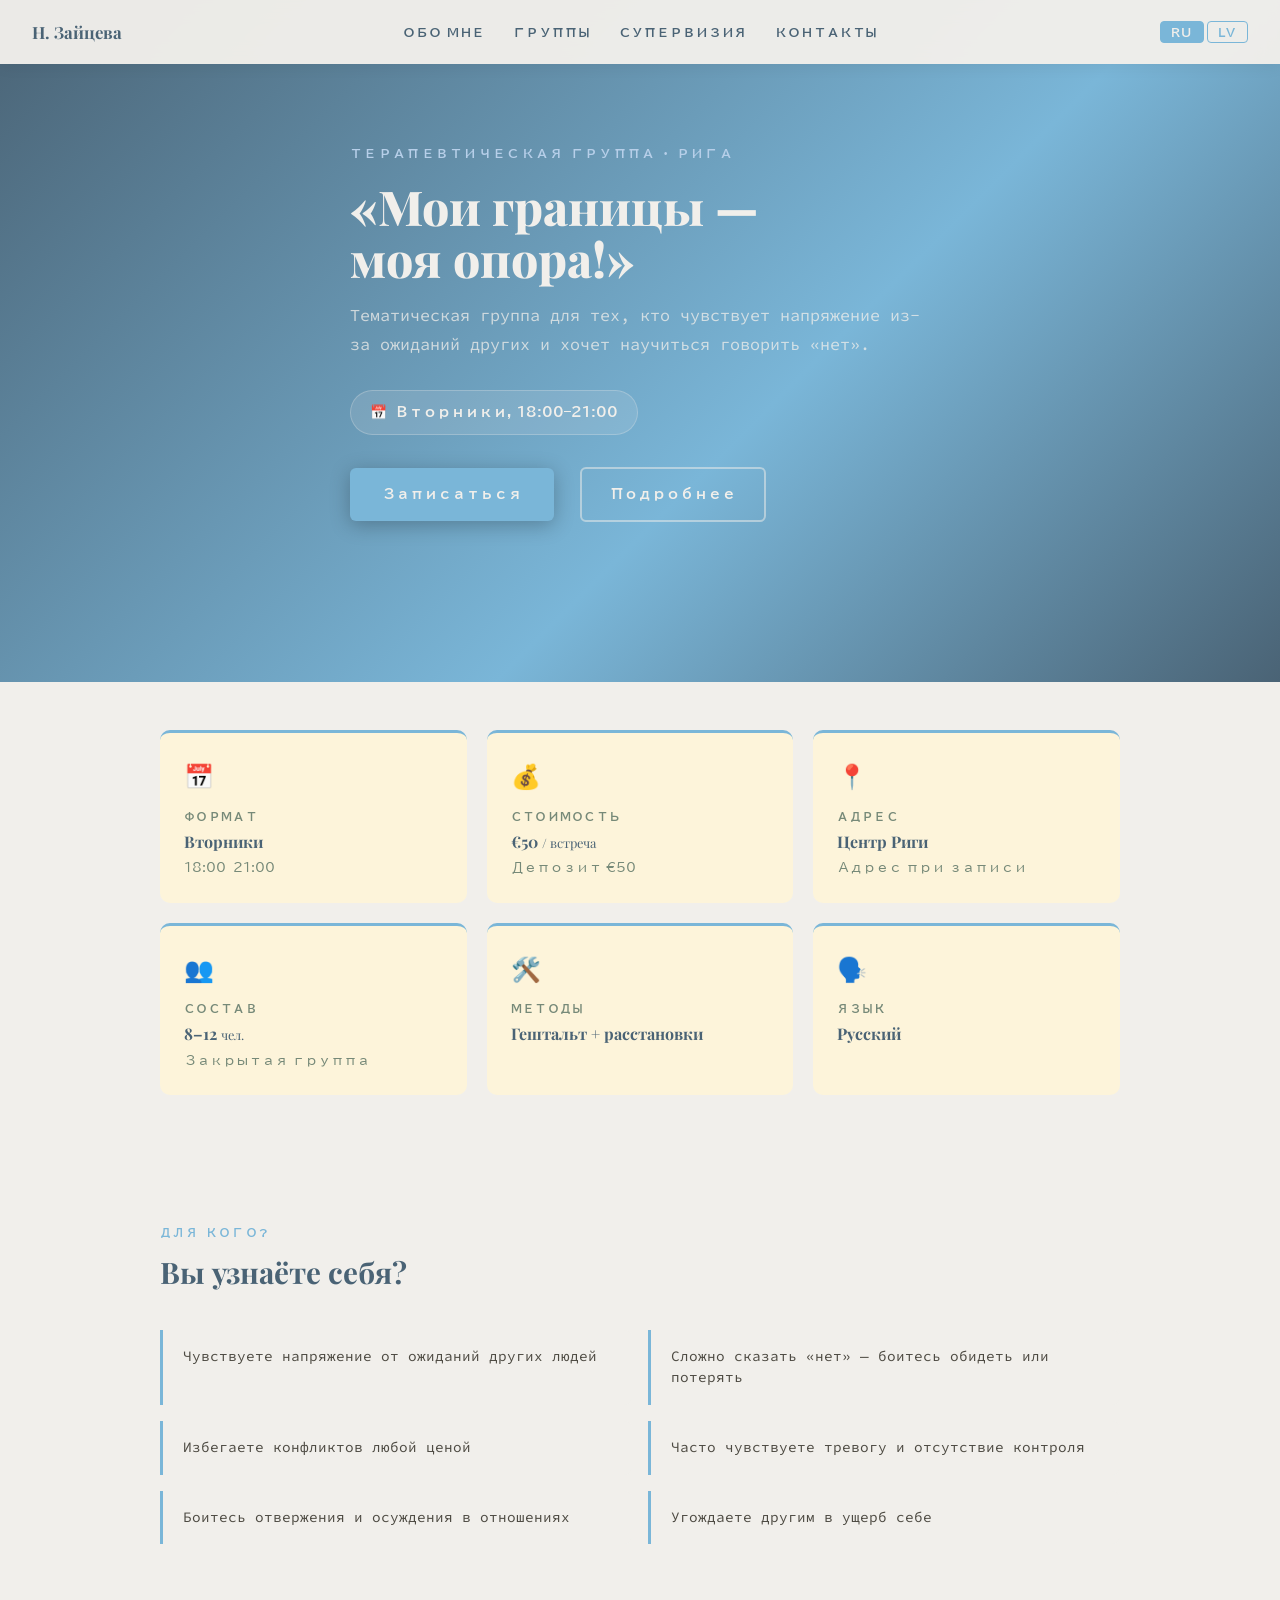
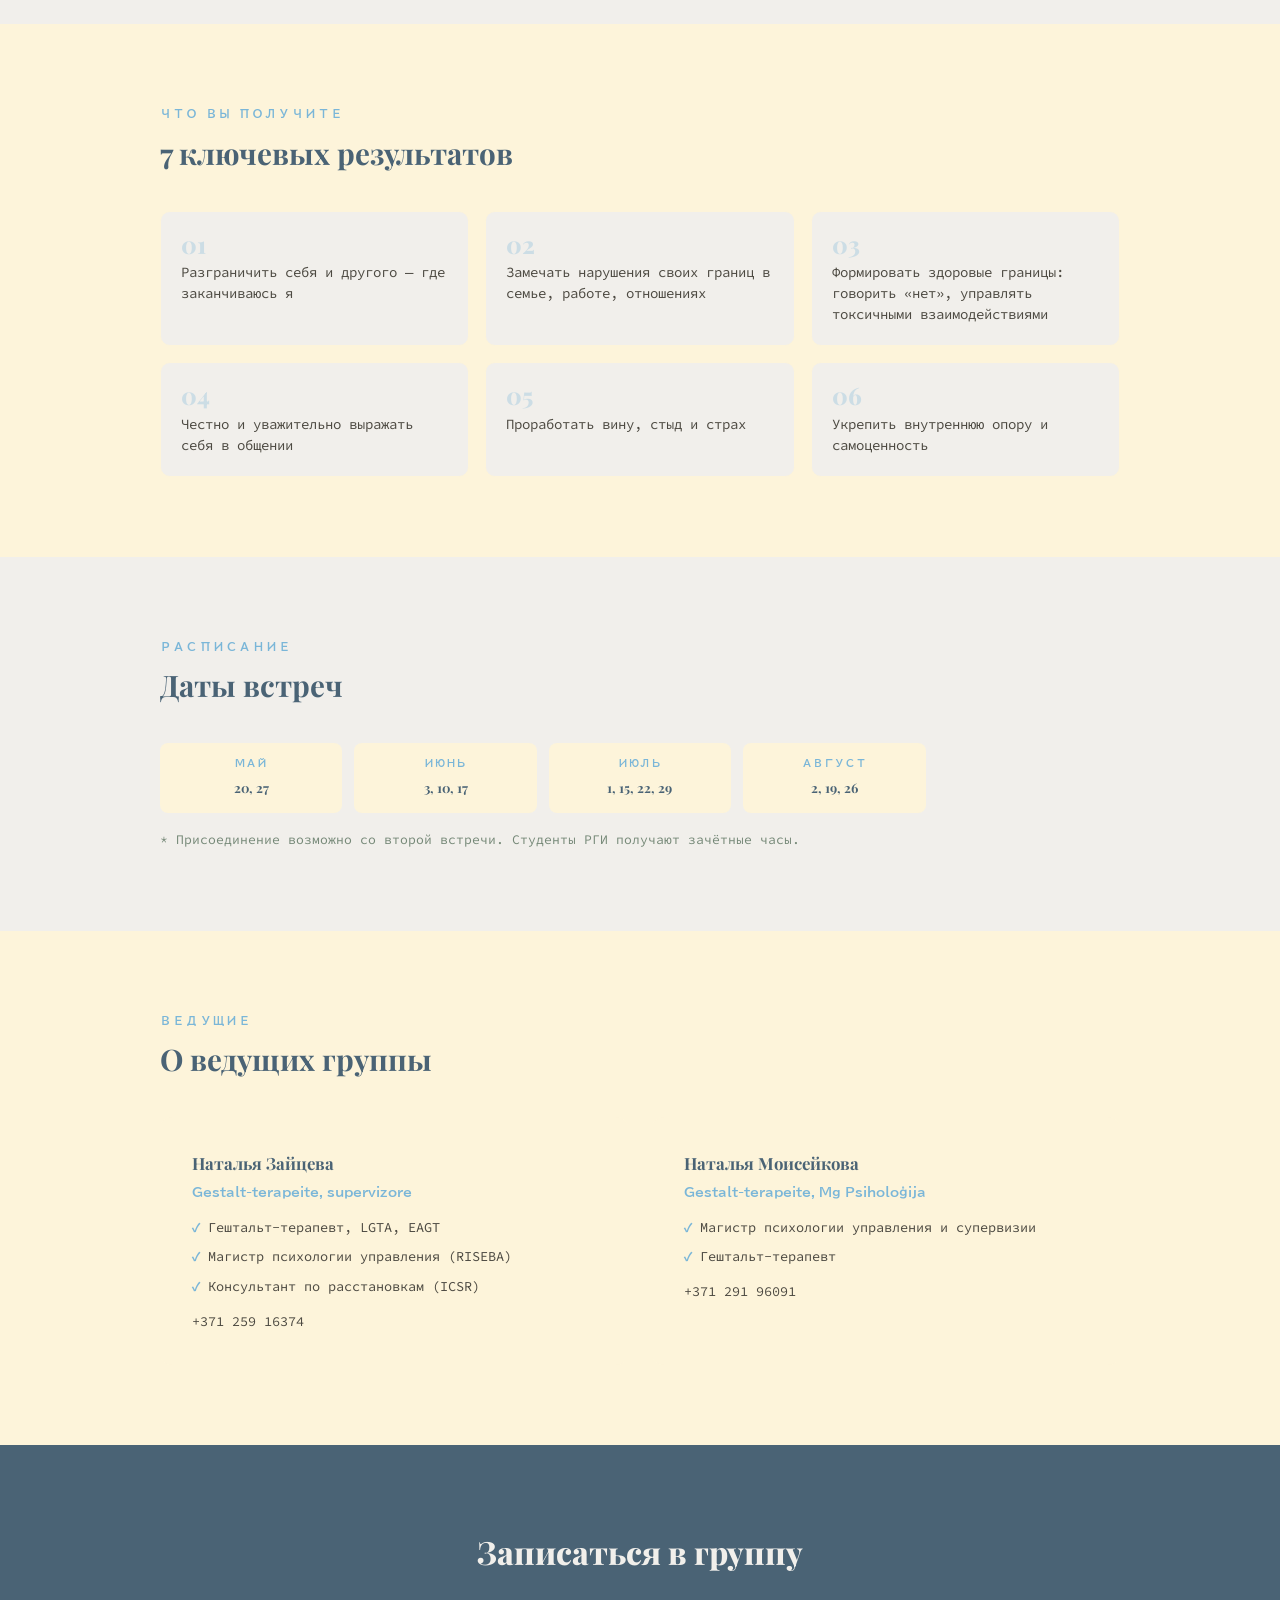
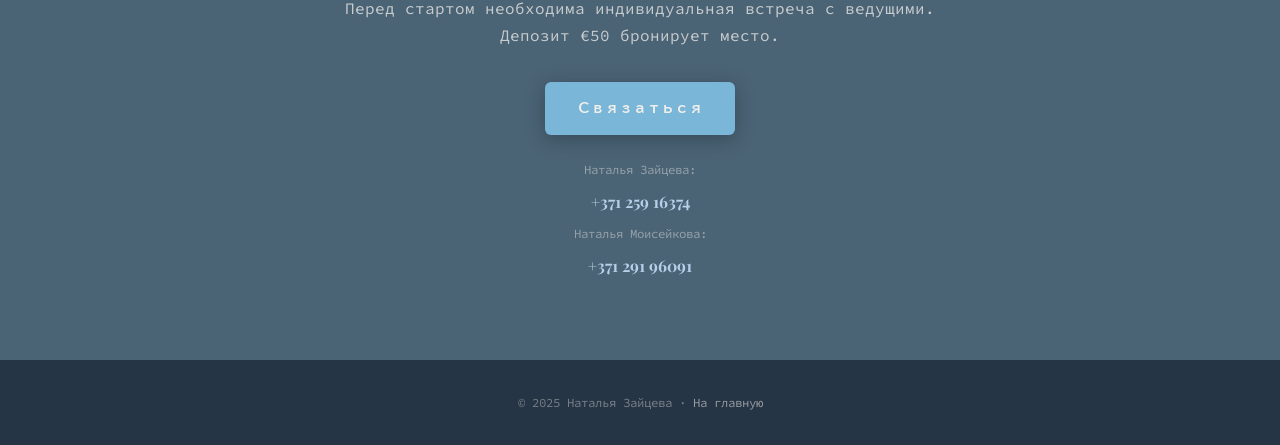
<file: moigranitsy.html>
﻿<!DOCTYPE html>
<html lang="ru">
<head>
  <meta charset="UTF-8">
  <meta name="viewport" content="width=device-width, initial-scale=1.0">
  <title>Мои границы — моя опора! | Наталья Зайцева</title>
  <meta name="description" content="Терапевтическая группа «Мои границы — моя опора!». Вторники 18:00–21:00. Рига. Наталья Зайцева и Наталья Моисейкова.">
  <link rel="icon" type="image/x-icon" href="images/favicon.ico">
  <link rel="preconnect" href="https://fonts.googleapis.com">
  <link rel="preconnect" href="https://fonts.gstatic.com" crossorigin>
  <link href="https://fonts.googleapis.com/css2?family=Playfair+Display:ital,wght@0,400;0,500;0,600;0,700;0,800;1,400;1,700&family=BIZ+UDPGothic:wght@400;700&family=Source+Code+Pro:wght@400;500;600;700&display=swap" rel="stylesheet">
  <style>
    *, *::before, *::after { box-sizing: border-box; margin: 0; padding: 0; }
    html { scroll-behavior: smooth; }
    body { font-family: 'Source Code Pro', sans-serif; color: #4d4a42; background: #F1EFEB; line-height: 1.7; }
    html[lang="ru"] .lv { display: none !important; }
    html[lang="lv"] .ru { display: none !important; }

    nav { position: fixed; top: 0; left: 0; right: 0; z-index: 1000; background: rgba(241,239,235,0.97); backdrop-filter: blur(10px); box-shadow: 0 1px 16px rgba(0,0,0,0.07); height: 64px; padding: 0 2rem; display: flex; align-items: center; justify-content: space-between; }
    .nav-logo { font-family: 'Playfair Display', Georgia, serif; font-weight: 700; font-size: 1.05rem; color: #4A6375; text-decoration: none; }
    .nav-links { display: flex; list-style: none; gap: 1.75rem; align-items: center; }
    .nav-links a { font-family: 'Playfair Display', Georgia, serif; font-size: 0.78rem; font-weight: 600; color: #4A6375; text-decoration: none; letter-spacing: 0.07em; text-transform: uppercase; transition: color 0.2s; }
    .nav-links a:hover { color: #7AB6D8; }
    .nav-right { display: flex; align-items: center; gap: 1rem; }
    .lang-toggle { display: flex; gap: 3px; }
    .lang-btn { font-family: 'Playfair Display', Georgia, serif; font-size: 0.75rem; font-weight: 700; letter-spacing: 0.1em; padding: 0.28rem 0.65rem; border: 1.5px solid #7AB6D8; background: transparent; color: #7AB6D8; border-radius: 4px; cursor: pointer; transition: all 0.18s; }
    .lang-btn.active { background: #7AB6D8; color: #F1EFEB; }
    .hamburger { display: none; flex-direction: column; gap: 5px; background: none; border: none; cursor: pointer; padding: 4px; }
    .hamburger span { display: block; width: 22px; height: 2px; background: #4d4a42; }

    .hero { padding-top: 64px; min-height: 65vh; display: flex; align-items: center; background: linear-gradient(135deg, #4A6375 0%, #7AB6D8 60%, #4A6375 100%); }
    .hero-inner { max-width: 900px; margin: 0 auto; padding: 5rem 2rem; }
    .hero-eyebrow { font-family: 'Playfair Display', Georgia, serif; font-size: 0.72rem; font-weight: 700; letter-spacing: 0.2em; text-transform: uppercase; color: #B7CFE9; margin-bottom: 1rem; }
    .hero-title { font-family: 'Playfair Display', Georgia, serif; font-size: 3rem; font-weight: 800; color: #F1EFEB; line-height: 1.1; margin-bottom: 1rem; }
    .hero-sub { font-size: 1.05rem; color: rgba(241,239,235,0.75); margin-bottom: 2rem; max-width: 580px; }
    .start-badge { display: inline-flex; align-items: center; gap: 0.5rem; background: rgba(241,239,235,0.12); border: 1px solid rgba(241,239,235,0.25); color: #F1EFEB; font-family: 'Playfair Display', Georgia, serif; font-size: 0.85rem; font-weight: 700; padding: 0.6rem 1.2rem; border-radius: 30px; margin-bottom: 2rem; }
    .btn-primary { display: inline-block; background: #7AB6D8; color: #F1EFEB; font-family: 'Playfair Display', Georgia, serif; font-size: 0.9rem; font-weight: 700; padding: 0.9rem 2rem; border-radius: 6px; text-decoration: none; box-shadow: 0 4px 20px rgba(0,0,0,0.25); transition: all 0.18s; }
    .btn-primary:hover { background: #5A96BA; transform: translateY(-2px); }
    .btn-outline { display: inline-block; border: 2px solid rgba(241,239,235,0.5); color: #F1EFEB; font-family: 'Playfair Display', Georgia, serif; font-size: 0.9rem; font-weight: 600; padding: 0.85rem 1.75rem; border-radius: 6px; text-decoration: none; margin-left: 1rem; transition: all 0.18s; }

    section { padding: 5rem 2rem; }
    .container { max-width: 960px; margin: 0 auto; }
    .section-eyebrow { font-family: 'Playfair Display', Georgia, serif; font-size: 0.7rem; font-weight: 700; letter-spacing: 0.2em; text-transform: uppercase; color: #7AB6D8; margin-bottom: 0.65rem; }
    .section-heading { font-family: 'Playfair Display', Georgia, serif; font-size: 1.85rem; font-weight: 700; color: #4A6375; margin-bottom: 2.5rem; line-height: 1.25; }
    .section-text { color: #4d4a42; font-size: 0.97rem; line-height: 1.9; margin-bottom: 1.25rem; }

    .info-grid { display: grid; grid-template-columns: repeat(3, 1fr); gap: 1.25rem; }
    .info-card { background: #FDF4DA; padding: 1.5rem; border-radius: 10px; border-top: 3px solid #7AB6D8; }
    .info-card .icon { font-size: 1.5rem; margin-bottom: 0.6rem; }
    .info-card .label { font-family: 'Playfair Display', Georgia, serif; font-size: 0.68rem; font-weight: 700; letter-spacing: 0.12em; text-transform: uppercase; color: #768978; margin-bottom: 0.3rem; }
    .info-card .value { font-family: 'Playfair Display', Georgia, serif; font-size: 1rem; font-weight: 700; color: #4A6375; line-height: 1.4; }
    .info-card .sub { font-size: 0.82rem; color: #768978; margin-top: 0.2rem; }

    .for-whom-list { display: grid; grid-template-columns: 1fr 1fr; gap: 1rem; }
    .for-item { background: #F1EFEB; border-left: 3px solid #7AB6D8; padding: 1rem 1.25rem; border-radius: 0 8px 8px 0; font-size: 0.9rem; color: #4d4a42; line-height: 1.5; }

    .goals-grid { display: grid; grid-template-columns: repeat(3, 1fr); gap: 1rem; }
    .goal-card { background: #F1EFEB; border: 1px solid #FDF4DA; padding: 1.25rem; border-radius: 10px; }
    .goal-num { font-family: 'Playfair Display', Georgia, serif; font-size: 1.5rem; font-weight: 800; color: #7AB6D8; opacity: 0.3; line-height: 1; margin-bottom: 0.4rem; }
    .goal-text { font-size: 0.88rem; color: #4d4a42; line-height: 1.5; }

    .dates-grid { display: grid; grid-template-columns: repeat(5, 1fr); gap: 0.75rem; }
    .date-chip { background: #FDF4DA; border-radius: 8px; padding: 0.7rem; text-align: center; }
    .date-chip .month { font-family: 'Playfair Display', Georgia, serif; font-size: 0.65rem; font-weight: 700; color: #7AB6D8; text-transform: uppercase; letter-spacing: 0.08em; display: block; margin-bottom: 2px; }
    .date-chip .days { font-family: 'Playfair Display', Georgia, serif; font-weight: 700; color: #4A6375; font-size: 0.82rem; }

    .facilitators-grid { display: grid; grid-template-columns: 1fr 1fr; gap: 1.5rem; }
    .fac-card { background: #FDF4DA; border-radius: 12px; padding: 2rem; }
    .fac-name { font-family: 'Playfair Display', Georgia, serif; font-size: 1.05rem; font-weight: 700; color: #4A6375; margin-bottom: 0.25rem; }
    .fac-role { font-size: 0.8rem; color: #7AB6D8; font-weight: 600; margin-bottom: 0.75rem; }
    .fac-creds { list-style: none; display: flex; flex-direction: column; gap: 0.4rem; }
    .fac-creds li { font-size: 0.85rem; color: #4d4a42; display: flex; gap: 0.5rem; align-items: flex-start; }
    .fac-creds li::before { content: '✓'; color: #7AB6D8; font-weight: 700; flex-shrink: 0; }

    .register-block { background: #4A6375; }
    .register-inner { text-align: center; max-width: 600px; margin: 0 auto; }
    .register-inner h2 { font-family: 'Playfair Display', Georgia, serif; font-size: 2rem; font-weight: 800; color: #F1EFEB; margin-bottom: 1rem; }
    .register-inner p { color: rgba(241,239,235,0.75); font-size: 1rem; line-height: 1.7; margin-bottom: 2rem; }
    .contacts-row { display: flex; flex-direction: column; gap: 0.5rem; align-items: center; margin-top: 1.5rem; }
    .contacts-row a { color: #B7CFE9; font-family: 'Playfair Display', Georgia, serif; font-size: 1rem; font-weight: 700; text-decoration: none; }
    .contacts-row .lbl { color: rgba(241,239,235,0.45); font-size: 0.78rem; }

    footer { background: #263545; color: rgba(241,239,235,0.4); text-align: center; padding: 2rem; font-size: 0.78rem; }
    footer a { color: rgba(241,239,235,0.55); text-decoration: none; }

    @media (max-width: 900px) {
      .nav-links { display: none; position: fixed; top: 64px; left: 0; right: 0; background: #F1EFEB; flex-direction: column; padding: 0.5rem 2rem 1rem; gap: 0; box-shadow: 0 6px 20px rgba(0,0,0,0.1); }
      .nav-links.open { display: flex; }
      .nav-links li { border-bottom: 1px solid #FDF4DA; }
      .nav-links a { display: block; padding: 0.8rem 0; }
      .hamburger { display: flex; }
      .hero-title { font-size: 2.2rem; }
      .info-grid, .goals-grid, .facilitators-grid, .for-whom-list { grid-template-columns: 1fr 1fr; }
      .dates-grid { grid-template-columns: repeat(3, 1fr); }
      section { padding: 3.5rem 1.5rem; }
    }
    @media (max-width: 480px) {
      .info-grid, .goals-grid, .facilitators-grid, .for-whom-list { grid-template-columns: 1fr; }
      .dates-grid { grid-template-columns: repeat(2, 1fr); }
    }
    /* ── Font role overrides ──────────────────────── */
    .section-eyebrow, .hero-eyebrow,
    .nav-links a, .lang-btn,
    .btn-primary, .btn-outline, .btn-light,
    .info-card .label, .credentials-title,
    .hero-tag, .chip, .start-badge, .since-badge, .limited,
    .month-name, .date-chip .month,
    .hero-role, .facilitator-role, .fac-role,
    .price-name, .price-dur,
    .review-author, .experience-badge .lbl,
    .case-group-title, .contact-lbl,
    .stat-label, .big-label, .group-meta,
    .info-card .sub, .since-badge, .hero-eyebrow {
      font-family: 'BIZ UDPGothic', monospace;
    }
  </style>
</head>
<body>

<nav>
  <a href="indexnat.html" class="nav-logo"><span class="ru">Н. Зайцева</span><span class="lv">N. Zaiceva</span></a>
  <ul class="nav-links" id="navLinks">
    <li><a href="indexnat.html#about" onclick="closeNav()"><span class="ru">Обо мне</span><span class="lv">Par mani</span></a></li>
    <li><a href="indexnat.html#groups" onclick="closeNav()"><span class="ru">Группы</span><span class="lv">Grupas</span></a></li>
    <li><a href="supervizia.html" onclick="closeNav()"><span class="ru">Супервизия</span><span class="lv">Supervīzija</span></a></li>
    <li><a href="indexnat.html#contact" onclick="closeNav()"><span class="ru">Контакты</span><span class="lv">Kontakti</span></a></li>
  </ul>
  <div class="nav-right">
    <div class="lang-toggle">
      <button class="lang-btn active" id="btnRU" onclick="setLang('ru')">RU</button>
      <button class="lang-btn" id="btnLV" onclick="setLang('lv')">LV</button>
    </div>
    <button class="hamburger" id="hamburger" onclick="toggleNav()"><span></span><span></span><span></span></button>
  </div>
</nav>

<section class="hero">
  <div class="hero-inner">
    <p class="hero-eyebrow"><span class="ru">Терапевтическая группа · Рига</span><span class="lv">Terapeitiskā grupa · Rīga</span></p>
    <h1 class="hero-title">«Мои границы —<br>моя опора!»</h1>
    <p class="hero-sub"><span class="ru">Тематическая группа для тех, кто чувствует напряжение из-за ожиданий других и хочет научиться говорить «нет».</span><span class="lv">Tematiska grupa tiem, kas jūt spriedzi no citu sagaidījumiem un vēlas iemācīties teikt "nē".</span></p>
    <div class="start-badge">📅 <span class="ru">Вторники, 18:00–21:00</span><span class="lv">Otrdienas, 18:00–21:00</span></div><br>
    <a href="#register" class="btn-primary"><span class="ru">Записаться</span><span class="lv">Pieteikties</span></a>
    <a href="#about" class="btn-outline"><span class="ru">Подробнее</span><span class="lv">Uzzināt vairāk</span></a>
  </div>
</section>

<section style="background:#F1EFEB; padding:3rem 2rem;">
  <div class="container">
    <div class="info-grid">
      <div class="info-card"><div class="icon">📅</div><div class="label"><span class="ru">Формат</span><span class="lv">Formāts</span></div><div class="value"><span class="ru">Вторники</span><span class="lv">Otrdienas</span></div><div class="sub">18:00–21:00</div></div>
      <div class="info-card"><div class="icon">💰</div><div class="label"><span class="ru">Стоимость</span><span class="lv">Cena</span></div><div class="value">€50 <span style="font-size:0.8rem;font-weight:400"><span class="ru">/ встреча</span><span class="lv">/ tikšanās</span></span></div><div class="sub"><span class="ru">Депозит €50</span><span class="lv">Depozīts €50</span></div></div>
      <div class="info-card"><div class="icon">📍</div><div class="label"><span class="ru">Адрес</span><span class="lv">Adrese</span></div><div class="value"><span class="ru">Центр Риги</span><span class="lv">Rīgas centrs</span></div><div class="sub"><span class="ru">Адрес при записи</span><span class="lv">Adrese pēc reģistrācijas</span></div></div>
      <div class="info-card"><div class="icon">👥</div><div class="label"><span class="ru">Состав</span><span class="lv">Sastāvs</span></div><div class="value">8–12 <span style="font-size:0.8rem;font-weight:400"><span class="ru">чел.</span><span class="lv">pers.</span></span></div><div class="sub"><span class="ru">Закрытая группа</span><span class="lv">Slēgta grupa</span></div></div>
      <div class="info-card"><div class="icon">🛠️</div><div class="label"><span class="ru">Методы</span><span class="lv">Metodes</span></div><div class="value"><span class="ru">Гештальт + расстановки</span><span class="lv">Gestalt + konstelācijas</span></div></div>
      <div class="info-card"><div class="icon">🗣️</div><div class="label"><span class="ru">Язык</span><span class="lv">Valoda</span></div><div class="value"><span class="ru">Русский</span><span class="lv">Krievu</span></div></div>
    </div>
  </div>
</section>

<section id="about" style="background: #F1EFEB;">
  <div class="container">
    <p class="section-eyebrow"><span class="ru">Для кого?</span><span class="lv">Kam paredzēts?</span></p>
    <h2 class="section-heading"><span class="ru">Вы узнаёте себя?</span><span class="lv">Vai atpazīstat sevi?</span></h2>
    <div class="for-whom-list">
      <div class="for-item"><span class="ru">Чувствуете напряжение от ожиданий других людей</span><span class="lv">Jūtat spriedzi no citu cilvēku sagaidījumiem</span></div>
      <div class="for-item"><span class="ru">Сложно сказать «нет» — боитесь обидеть или потерять</span><span class="lv">Grūti pateikt "nē" — baidāties aizskart vai zaudēt</span></div>
      <div class="for-item"><span class="ru">Избегаете конфликтов любой ценой</span><span class="lv">Izvairāties no konfliktiem par katru cenu</span></div>
      <div class="for-item"><span class="ru">Часто чувствуете тревогу и отсутствие контроля</span><span class="lv">Bieži jūtat trauksmi un kontroles trūkumu</span></div>
      <div class="for-item"><span class="ru">Боитесь отвержения и осуждения в отношениях</span><span class="lv">Baidāties no noraidījuma un nosodījuma attiecībās</span></div>
      <div class="for-item"><span class="ru">Угождаете другим в ущерб себе</span><span class="lv">Izpatīkat citiem uz savas rēķina</span></div>
    </div>
  </div>
</section>

<section style="background:#FDF4DA;">
  <div class="container">
    <p class="section-eyebrow"><span class="ru">Что вы получите</span><span class="lv">Ko jūs iegūsiet</span></p>
    <h2 class="section-heading"><span class="ru">7 ключевых результатов</span><span class="lv">7 galvenie rezultāti</span></h2>
    <div class="goals-grid">
      <div class="goal-card"><div class="goal-num">01</div><div class="goal-text"><span class="ru">Разграничить себя и другого — где заканчиваюсь я</span><span class="lv">Norobežot sevi un citu — kur beidzos es</span></div></div>
      <div class="goal-card"><div class="goal-num">02</div><div class="goal-text"><span class="ru">Замечать нарушения своих границ в семье, работе, отношениях</span><span class="lv">Pamanīt savu robežu pārkāpumus ģimenē, darbā</span></div></div>
      <div class="goal-card"><div class="goal-num">03</div><div class="goal-text"><span class="ru">Формировать здоровые границы: говорить «нет», управлять токсичными взаимодействиями</span><span class="lv">Veidot veselīgas robežas: teikt "nē", pārvaldīt toksiskas mijiedarbības</span></div></div>
      <div class="goal-card"><div class="goal-num">04</div><div class="goal-text"><span class="ru">Честно и уважительно выражать себя в общении</span><span class="lv">Godīgi un cieņpilni izpausties komunikācijā</span></div></div>
      <div class="goal-card"><div class="goal-num">05</div><div class="goal-text"><span class="ru">Проработать вину, стыд и страх</span><span class="lv">Pārstrādāt vainu, kaunu un bailes</span></div></div>
      <div class="goal-card"><div class="goal-num">06</div><div class="goal-text"><span class="ru">Укрепить внутреннюю опору и самоценность</span><span class="lv">Stiprināt iekšējo atbalstu un pašvērtību</span></div></div>
    </div>
  </div>
</section>

<section style="background: #F1EFEB;">
  <div class="container">
    <p class="section-eyebrow"><span class="ru">Расписание</span><span class="lv">Grafiks</span></p>
    <h2 class="section-heading"><span class="ru">Даты встреч</span><span class="lv">Tikšanās datumi</span></h2>
    <div class="dates-grid">
      <div class="date-chip"><span class="month"><span class="ru">Май</span><span class="lv">Maijs</span></span><span class="days">20, 27</span></div>
      <div class="date-chip"><span class="month"><span class="ru">Июнь</span><span class="lv">Jūnijs</span></span><span class="days">3, 10, 17</span></div>
      <div class="date-chip"><span class="month"><span class="ru">Июль</span><span class="lv">Jūlijs</span></span><span class="days">1, 15, 22, 29</span></div>
      <div class="date-chip"><span class="month"><span class="ru">Август</span><span class="lv">Augusts</span></span><span class="days">2, 19, 26</span></div>
    </div>
    <p style="margin-top:1rem;font-size:0.82rem;color:#768978;"><span class="ru">* Присоединение возможно со второй встречи. Студенты РГИ получают зачётные часы.</span><span class="lv">* Pievienošanās iespējama no otrās tikšanās. RGI studenti saņem ieskaitāmās stundas.</span></p>
  </div>
</section>

<section style="background:#FDF4DA;">
  <div class="container">
    <p class="section-eyebrow"><span class="ru">Ведущие</span><span class="lv">Vadītājas</span></p>
    <h2 class="section-heading"><span class="ru">О ведущих группы</span><span class="lv">Par grupas vadītājām</span></h2>
    <div class="facilitators-grid">
      <div class="fac-card">
        <div class="fac-name">Наталья Зайцева</div>
        <div class="fac-role">Gestalt-terapeite, supervizore</div>
        <ul class="fac-creds">
          <li>Гештальт-терапевт, LGTA, EAGT</li>
          <li>Магистр психологии управления (RISEBA)</li>
          <li>Консультант по расстановкам (ICSR)</li>
        </ul>
        <div style="margin-top:0.75rem;font-size:0.85rem;color:#4d4a42;">+371 259 16374</div>
      </div>
      <div class="fac-card">
        <div class="fac-name">Наталья Моисейкова</div>
        <div class="fac-role">Gestalt-terapeite, Mg Psiholoģija</div>
        <ul class="fac-creds">
          <li>Магистр психологии управления и супервизии</li>
          <li>Гештальт-терапевт</li>
        </ul>
        <div style="margin-top:0.75rem;font-size:0.85rem;color:#4d4a42;">+371 291 96091</div>
      </div>
    </div>
  </div>
</section>

<section class="register-block" id="register">
  <div class="container">
    <div class="register-inner">
      <h2><span class="ru">Записаться в группу</span><span class="lv">Pieteikties grupai</span></h2>
      <p><span class="ru">Перед стартом необходима индивидуальная встреча с ведущими. Депозит €50 бронирует место.</span><span class="lv">Pirms starta nepieciešama individuāla tikšanās. Depozīts €50 rezervē vietu.</span></p>
      <a href="indexnat.html#contact" class="btn-primary"><span class="ru">Связаться</span><span class="lv">Sazināties</span></a>
      <div class="contacts-row">
        <span class="lbl"><span class="ru">Наталья Зайцева:</span><span class="lv">Natālija Zaiceva:</span></span>
        <a href="tel:+37125916374">+371 259 16374</a>
        <span class="lbl"><span class="ru">Наталья Моисейкова:</span><span class="lv">Natālija Moiseikova:</span></span>
        <a href="tel:+37129196091">+371 291 96091</a>
      </div>
    </div>
  </div>
</section>

<footer><p><span class="ru">© 2025 Наталья Зайцева · <a href="indexnat.html">На главную</a></span><span class="lv">© 2025 Natālija Zaiceva · <a href="indexnat.html">Uz sākumlapu</a></span></p></footer>

<script>
  function setLang(l) { document.documentElement.setAttribute('lang',l); document.getElementById('btnRU').classList.toggle('active',l==='ru'); document.getElementById('btnLV').classList.toggle('active',l==='lv'); try{localStorage.setItem('nz_lang',l);}catch(e){} }
  function toggleNav() { document.getElementById('navLinks').classList.toggle('open'); }
  function closeNav() { document.getElementById('navLinks').classList.remove('open'); }
  try{ var s=localStorage.getItem('nz_lang'); if(s==='lv') setLang('lv'); }catch(e){}
</script>
</body>
</html>
</file>
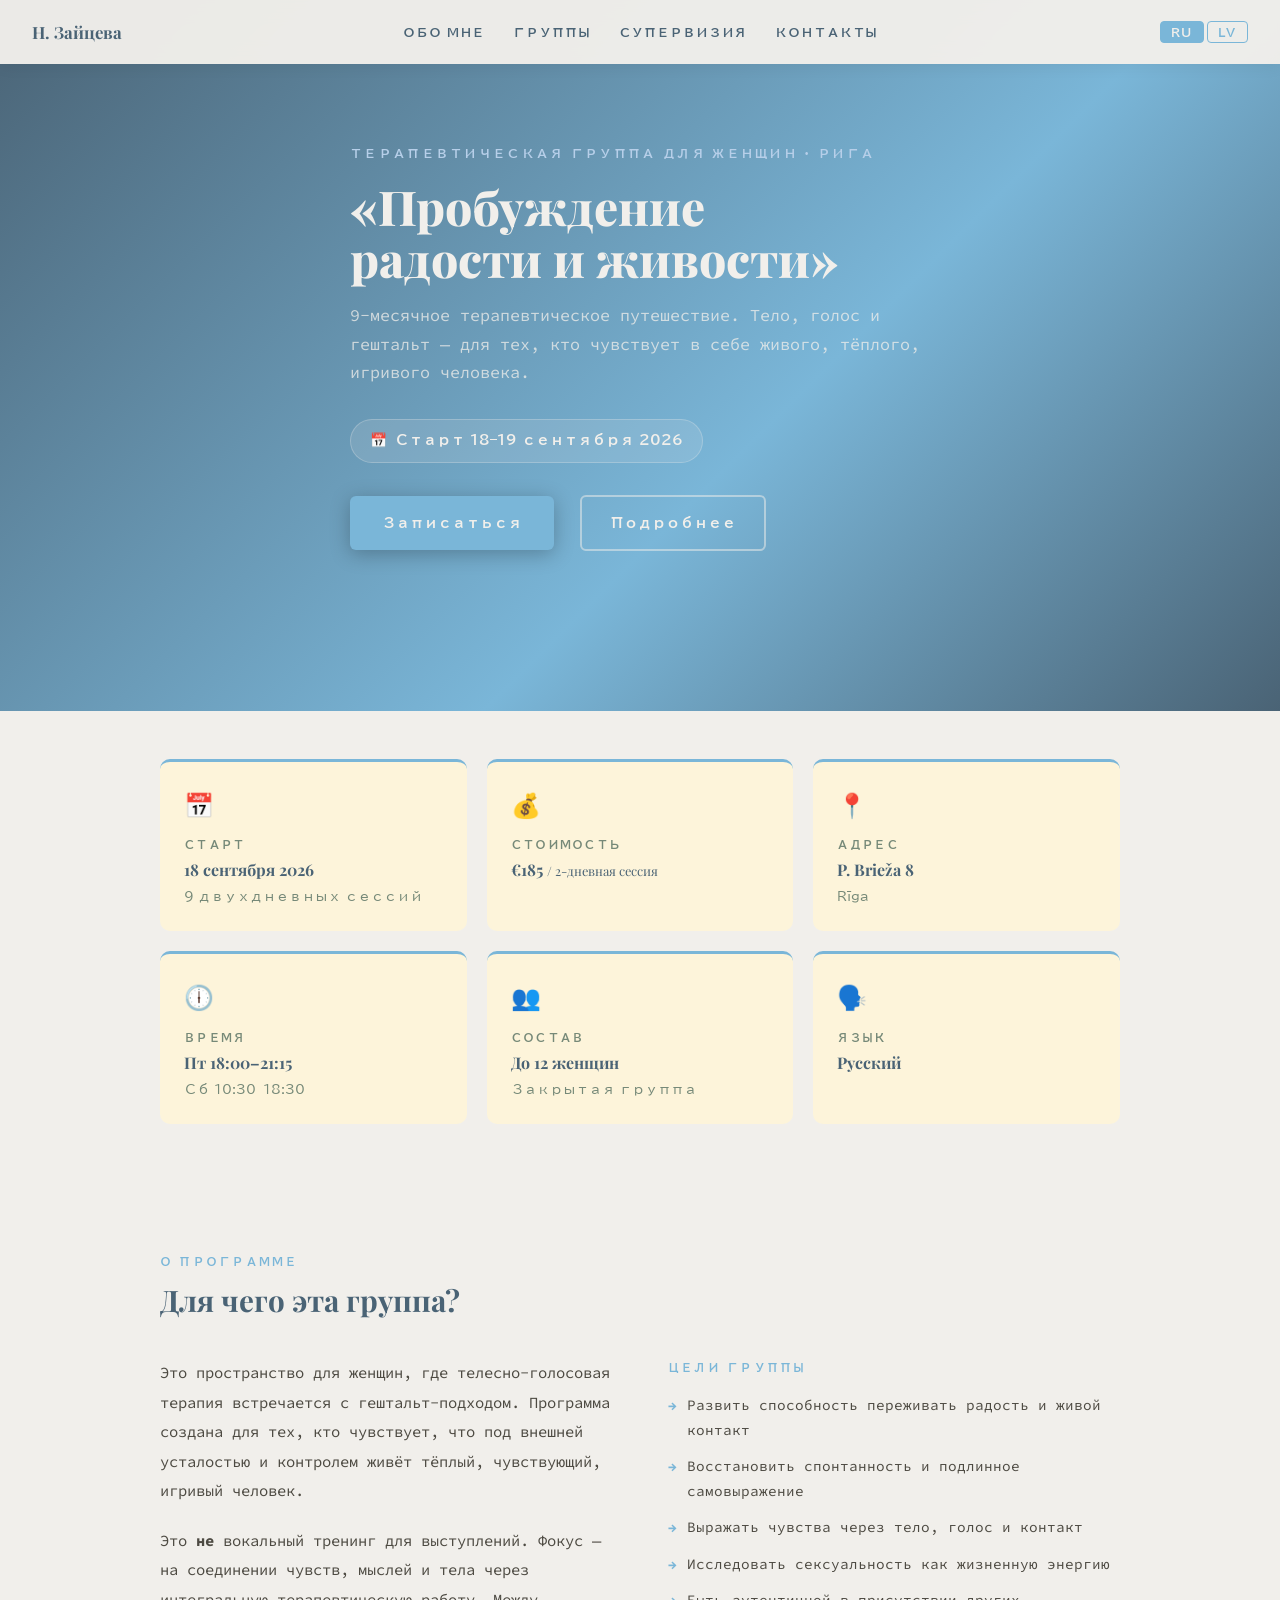
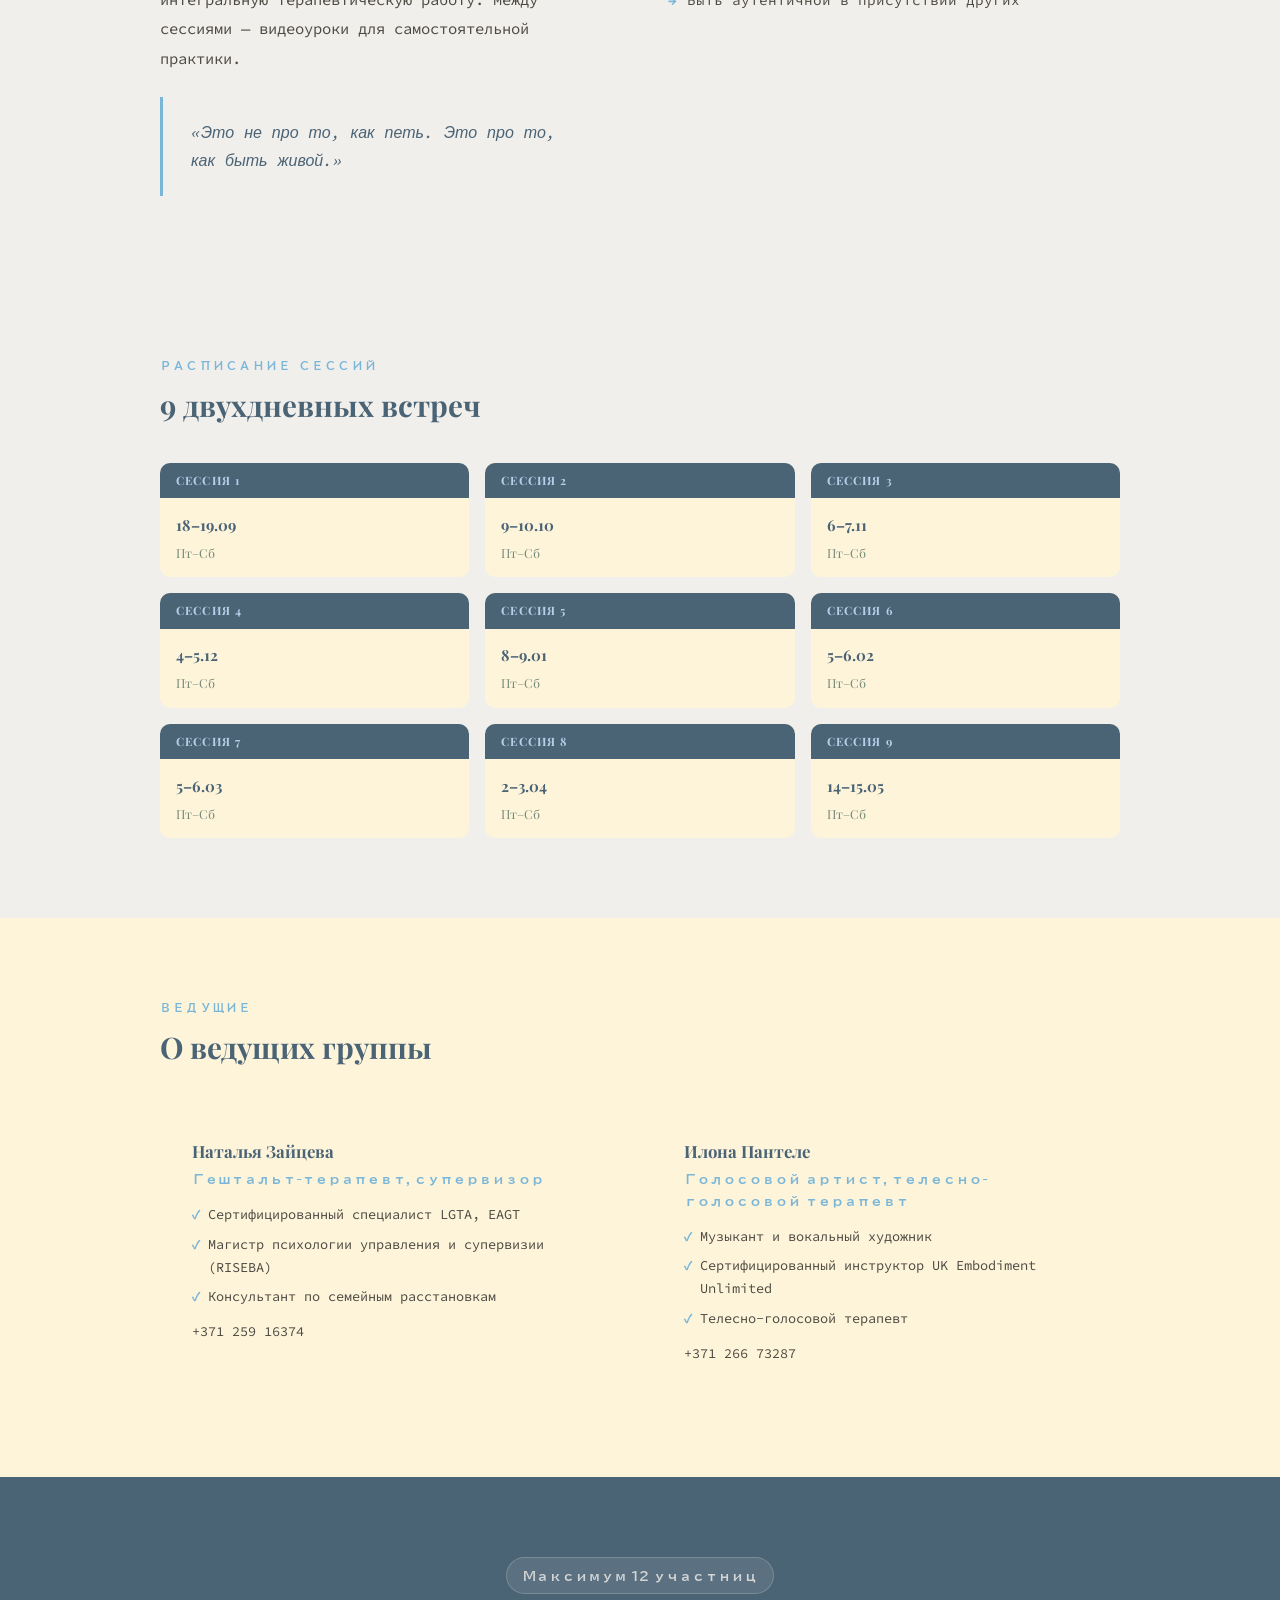
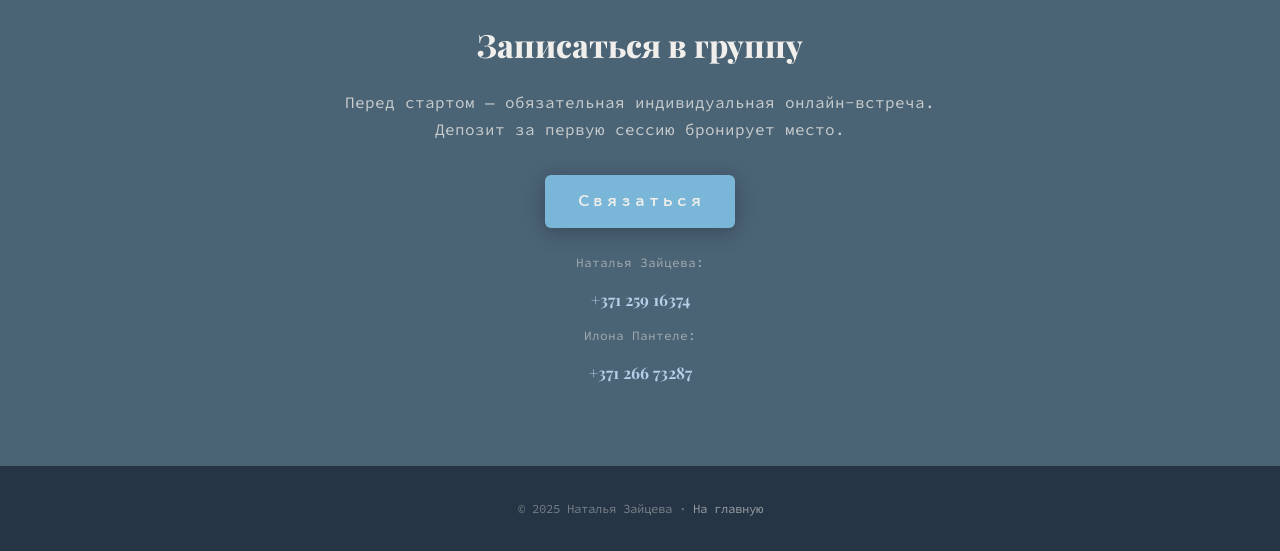
<file: probuzdenie.html>
﻿<!DOCTYPE html>
<html lang="ru">
<head>
  <meta charset="UTF-8">
  <meta name="viewport" content="width=device-width, initial-scale=1.0">
  <title>Пробуждение радости и живости — Наталья Зайцева</title>
  <meta name="description" content="Терапевтическая группа «Пробуждение радости и живости». 9 двухдневных сессий. Старт 18 сентября 2026. Рига.">
  <link rel="icon" type="image/x-icon" href="images/favicon.ico">
  <link rel="preconnect" href="https://fonts.googleapis.com">
  <link rel="preconnect" href="https://fonts.gstatic.com" crossorigin>
  <link href="https://fonts.googleapis.com/css2?family=Playfair+Display:ital,wght@0,400;0,500;0,600;0,700;0,800;1,400;1,700&family=BIZ+UDPGothic:wght@400;700&family=Source+Code+Pro:wght@400;500;600;700&display=swap" rel="stylesheet">
  <style>
    *, *::before, *::after { box-sizing: border-box; margin: 0; padding: 0; }
    html { scroll-behavior: smooth; }
    body { font-family: 'Source Code Pro', sans-serif; color: #4d4a42; background: #F1EFEB; line-height: 1.7; }
    html[lang="ru"] .lv { display: none !important; }
    html[lang="lv"] .ru { display: none !important; }

    nav { position: fixed; top: 0; left: 0; right: 0; z-index: 1000; background: rgba(241,239,235,0.97); backdrop-filter: blur(10px); box-shadow: 0 1px 16px rgba(0,0,0,0.07); height: 64px; padding: 0 2rem; display: flex; align-items: center; justify-content: space-between; }
    .nav-logo { font-family: 'Playfair Display', Georgia, serif; font-weight: 700; font-size: 1.05rem; color: #4A6375; text-decoration: none; }
    .nav-links { display: flex; list-style: none; gap: 1.75rem; align-items: center; }
    .nav-links a { font-family: 'Playfair Display', Georgia, serif; font-size: 0.78rem; font-weight: 600; color: #4A6375; text-decoration: none; letter-spacing: 0.07em; text-transform: uppercase; transition: color 0.2s; }
    .nav-links a:hover { color: #7AB6D8; }
    .nav-right { display: flex; align-items: center; gap: 1rem; }
    .lang-toggle { display: flex; gap: 3px; }
    .lang-btn { font-family: 'Playfair Display', Georgia, serif; font-size: 0.75rem; font-weight: 700; letter-spacing: 0.1em; padding: 0.28rem 0.65rem; border: 1.5px solid #7AB6D8; background: transparent; color: #7AB6D8; border-radius: 4px; cursor: pointer; transition: all 0.18s; }
    .lang-btn.active { background: #7AB6D8; color: #F1EFEB; }
    .lang-btn:hover:not(.active) { background: #F1EFEB; }
    .hamburger { display: none; flex-direction: column; gap: 5px; background: none; border: none; cursor: pointer; padding: 4px; }
    .hamburger span { display: block; width: 22px; height: 2px; background: #4d4a42; }

    .hero { padding-top: 64px; min-height: 70vh; display: flex; align-items: center; background: linear-gradient(135deg, #4A6375 0%, #7AB6D8 60%, #4A6375 100%); position: relative; overflow: hidden; }
    .hero-inner { max-width: 900px; margin: 0 auto; padding: 5rem 2rem; position: relative; z-index: 1; }
    .hero-eyebrow { font-family: 'Playfair Display', Georgia, serif; font-size: 0.72rem; font-weight: 700; letter-spacing: 0.2em; text-transform: uppercase; color: #B7CFE9; margin-bottom: 1rem; }
    .hero-title { font-family: 'Playfair Display', Georgia, serif; font-size: 3rem; font-weight: 800; color: #F1EFEB; line-height: 1.1; margin-bottom: 1rem; }
    .hero-sub { font-size: 1.05rem; color: rgba(241,239,235,0.75); margin-bottom: 2rem; max-width: 580px; }
    .start-badge { display: inline-flex; align-items: center; gap: 0.5rem; background: rgba(241,239,235,0.12); border: 1px solid rgba(241,239,235,0.25); color: #F1EFEB; font-family: 'Playfair Display', Georgia, serif; font-size: 0.85rem; font-weight: 700; padding: 0.6rem 1.2rem; border-radius: 30px; margin-bottom: 2rem; }
    .btn-primary { display: inline-block; background: #7AB6D8; color: #F1EFEB; font-family: 'Playfair Display', Georgia, serif; font-size: 0.9rem; font-weight: 700; padding: 0.9rem 2rem; border-radius: 6px; text-decoration: none; box-shadow: 0 4px 20px rgba(0,0,0,0.25); transition: background 0.2s, transform 0.18s; }
    .btn-primary:hover { background: #5A96BA; transform: translateY(-2px); }
    .btn-outline { display: inline-block; border: 2px solid rgba(241,239,235,0.5); color: #F1EFEB; font-family: 'Playfair Display', Georgia, serif; font-size: 0.9rem; font-weight: 600; padding: 0.85rem 1.75rem; border-radius: 6px; text-decoration: none; margin-left: 1rem; transition: all 0.18s; }
    .btn-outline:hover { background: rgba(241,239,235,0.1); }

    section { padding: 5rem 2rem; }
    .container { max-width: 960px; margin: 0 auto; }
    .section-eyebrow { font-family: 'Playfair Display', Georgia, serif; font-size: 0.7rem; font-weight: 700; letter-spacing: 0.2em; text-transform: uppercase; color: #7AB6D8; margin-bottom: 0.65rem; }
    .section-heading { font-family: 'Playfair Display', Georgia, serif; font-size: 1.85rem; font-weight: 700; color: #4A6375; margin-bottom: 2.5rem; line-height: 1.25; }
    .section-text { color: #4d4a42; font-size: 0.97rem; line-height: 1.9; margin-bottom: 1.25rem; }

    .info-grid { display: grid; grid-template-columns: repeat(3, 1fr); gap: 1.25rem; }
    .info-card { background: #FDF4DA; padding: 1.5rem; border-radius: 10px; border-top: 3px solid #7AB6D8; }
    .info-card .icon { font-size: 1.5rem; margin-bottom: 0.6rem; }
    .info-card .label { font-family: 'Playfair Display', Georgia, serif; font-size: 0.68rem; font-weight: 700; letter-spacing: 0.12em; text-transform: uppercase; color: #768978; margin-bottom: 0.3rem; }
    .info-card .value { font-family: 'Playfair Display', Georgia, serif; font-size: 1rem; font-weight: 700; color: #4A6375; line-height: 1.4; }
    .info-card .sub { font-size: 0.82rem; color: #768978; margin-top: 0.2rem; }

    .about-grid { display: grid; grid-template-columns: 1fr 1fr; gap: 3.5rem; align-items: start; }
    .about-quote { background: linear-gradient(135deg, #F1EFEB, #F1EFEB); border-left: 3px solid #7AB6D8; padding: 1.4rem 1.75rem; border-radius: 0 8px 8px 0; margin-top: 1.5rem; font-style: italic; color: #4A6375; font-size: 1rem; line-height: 1.7; }

    .for-whom { background: #FDF4DA; }
    .for-grid { display: grid; grid-template-columns: 1fr 1fr; gap: 1rem; }
    .for-item { background: #F1EFEB; padding: 1.25rem; border-radius: 8px; font-size: 0.9rem; color: #4d4a42; line-height: 1.5; border-left: 3px solid #7AB6D8; }

    .schedule-block { background: #F1EFEB; }
    .sessions-grid { display: grid; grid-template-columns: repeat(3, 1fr); gap: 1rem; }
    .session-card { background: #FDF4DA; border-radius: 10px; overflow: hidden; }
    .session-num { background: #4A6375; color: #B7CFE9; font-family: 'Playfair Display', Georgia, serif; font-size: 0.72rem; font-weight: 700; letter-spacing: 0.1em; text-transform: uppercase; padding: 0.5rem 1rem; }
    .session-dates { padding: 0.9rem 1rem; font-family: 'Playfair Display', Georgia, serif; font-weight: 700; color: #4A6375; font-size: 0.95rem; }
    .session-days { font-size: 0.78rem; color: #768978; font-weight: 400; margin-top: 0.2rem; }

    .facilitators-grid { display: grid; grid-template-columns: 1fr 1fr; gap: 1.5rem; }
    .facilitator-card { background: #FDF4DA; border-radius: 12px; padding: 2rem; }
    .facilitator-name { font-family: 'Playfair Display', Georgia, serif; font-size: 1.05rem; font-weight: 700; color: #4A6375; margin-bottom: 0.25rem; }
    .facilitator-role { font-size: 0.8rem; color: #7AB6D8; font-weight: 600; margin-bottom: 0.75rem; }
    .facilitator-creds { list-style: none; display: flex; flex-direction: column; gap: 0.4rem; }
    .facilitator-creds li { font-size: 0.85rem; color: #4d4a42; display: flex; gap: 0.5rem; align-items: flex-start; }
    .facilitator-creds li::before { content: '✓'; color: #7AB6D8; font-weight: 700; flex-shrink: 0; }

    .register-block { background: #4A6375; }
    .register-inner { text-align: center; max-width: 600px; margin: 0 auto; }
    .register-inner h2 { font-family: 'Playfair Display', Georgia, serif; font-size: 2rem; font-weight: 800; color: #F1EFEB; margin-bottom: 1rem; }
    .register-inner p { color: rgba(241,239,235,0.75); font-size: 1rem; line-height: 1.7; margin-bottom: 2rem; }
    .contacts-row { display: flex; flex-direction: column; gap: 0.75rem; align-items: center; margin-top: 1.5rem; }
    .contacts-row a { color: #B7CFE9; font-family: 'Playfair Display', Georgia, serif; font-size: 1rem; font-weight: 700; text-decoration: none; }
    .limited { display: inline-block; background: rgba(241,239,235,0.1); border: 1px solid rgba(241,239,235,0.2); color: rgba(241,239,235,0.8); font-size: 0.82rem; font-family: 'Playfair Display', Georgia, serif; font-weight: 600; padding: 0.4rem 1rem; border-radius: 20px; margin-bottom: 1.5rem; }

    footer { background: #263545; color: rgba(241,239,235,0.4); text-align: center; padding: 2rem; font-size: 0.78rem; }
    footer a { color: rgba(241,239,235,0.55); text-decoration: none; }

    @media (max-width: 900px) {
      .nav-links { display: none; position: fixed; top: 64px; left: 0; right: 0; background: #F1EFEB; flex-direction: column; padding: 0.5rem 2rem 1rem; gap: 0; box-shadow: 0 6px 20px rgba(0,0,0,0.1); }
      .nav-links.open { display: flex; }
      .nav-links li { border-bottom: 1px solid #FDF4DA; }
      .nav-links a { display: block; padding: 0.8rem 0; }
      .hamburger { display: flex; }
      .hero-title { font-size: 2.2rem; }
      .info-grid, .about-grid, .for-grid, .facilitators-grid, .sessions-grid { grid-template-columns: 1fr 1fr; }
      section { padding: 3.5rem 1.5rem; }
    }
    @media (max-width: 480px) {
      .info-grid, .for-grid, .facilitators-grid, .sessions-grid { grid-template-columns: 1fr; }
    }
    /* ── Font role overrides ──────────────────────── */
    .section-eyebrow, .hero-eyebrow,
    .nav-links a, .lang-btn,
    .btn-primary, .btn-outline, .btn-light,
    .info-card .label, .credentials-title,
    .hero-tag, .chip, .start-badge, .since-badge, .limited,
    .month-name, .date-chip .month,
    .hero-role, .facilitator-role, .fac-role,
    .price-name, .price-dur,
    .review-author, .experience-badge .lbl,
    .case-group-title, .contact-lbl,
    .stat-label, .big-label, .group-meta,
    .info-card .sub, .since-badge, .hero-eyebrow {
      font-family: 'BIZ UDPGothic', monospace;
    }
  </style>
</head>
<body>

<nav>
  <a href="indexnat.html" class="nav-logo"><span class="ru">Н. Зайцева</span><span class="lv">N. Zaiceva</span></a>
  <ul class="nav-links" id="navLinks">
    <li><a href="indexnat.html#about" onclick="closeNav()"><span class="ru">Обо мне</span><span class="lv">Par mani</span></a></li>
    <li><a href="indexnat.html#groups" onclick="closeNav()"><span class="ru">Группы</span><span class="lv">Grupas</span></a></li>
    <li><a href="supervizia.html" onclick="closeNav()"><span class="ru">Супервизия</span><span class="lv">Supervīzija</span></a></li>
    <li><a href="indexnat.html#contact" onclick="closeNav()"><span class="ru">Контакты</span><span class="lv">Kontakti</span></a></li>
  </ul>
  <div class="nav-right">
    <div class="lang-toggle">
      <button class="lang-btn active" id="btnRU" onclick="setLang('ru')">RU</button>
      <button class="lang-btn" id="btnLV" onclick="setLang('lv')">LV</button>
    </div>
    <button class="hamburger" id="hamburger" onclick="toggleNav()"><span></span><span></span><span></span></button>
  </div>
</nav>

<section class="hero">
  <div class="hero-inner">
    <p class="hero-eyebrow"><span class="ru">Терапевтическая группа для женщин · Рига</span><span class="lv">Terapeitiskā grupa sievietēm · Rīga</span></p>
    <h1 class="hero-title">«Пробуждение<br>радости и живости»</h1>
    <p class="hero-sub"><span class="ru">9-месячное терапевтическое путешествие. Тело, голос и гештальт — для тех, кто чувствует в себе живого, тёплого, игривого человека.</span><span class="lv">9 mēnešu terapeitiskais ceļojums. Ķermenis, balss un gestalt — tiem, kas jūt sevī dzīvu, siltu, rotaļīgu cilvēku.</span></p>
    <div class="start-badge">📅 <span class="ru">Старт 18–19 сентября 2026</span><span class="lv">Starts 18.–19. septembris 2026</span></div>
    <br>
    <a href="#register" class="btn-primary"><span class="ru">Записаться</span><span class="lv">Pieteikties</span></a>
    <a href="#about" class="btn-outline"><span class="ru">Подробнее</span><span class="lv">Uzzināt vairāk</span></a>
  </div>
</section>

<!-- KEY INFO -->
<section style="background:#F1EFEB; padding:3rem 2rem;">
  <div class="container">
    <div class="info-grid">
      <div class="info-card"><div class="icon">📅</div><div class="label"><span class="ru">Старт</span><span class="lv">Starts</span></div><div class="value"><span class="ru">18 сентября 2026</span><span class="lv">18. septembris 2026</span></div><div class="sub"><span class="ru">9 двухдневных сессий</span><span class="lv">9 divu dienu sesijas</span></div></div>
      <div class="info-card"><div class="icon">💰</div><div class="label"><span class="ru">Стоимость</span><span class="lv">Cena</span></div><div class="value">€185 <span style="font-size:0.8rem;font-weight:400"><span class="ru">/ 2-дневная сессия</span><span class="lv">/ 2-dienu sesija</span></span></div></div>
      <div class="info-card"><div class="icon">📍</div><div class="label"><span class="ru">Адрес</span><span class="lv">Adrese</span></div><div class="value">P. Brieža 8</div><div class="sub">Rīga</div></div>
      <div class="info-card"><div class="icon">🕕</div><div class="label"><span class="ru">Время</span><span class="lv">Laiks</span></div><div class="value"><span class="ru">Пт 18:00–21:15</span><span class="lv">Pk 18:00–21:15</span></div><div class="sub"><span class="ru">Сб 10:30–18:30</span><span class="lv">Se 10:30–18:30</span></div></div>
      <div class="info-card"><div class="icon">👥</div><div class="label"><span class="ru">Состав</span><span class="lv">Sastāvs</span></div><div class="value"><span class="ru">До 12 женщин</span><span class="lv">Līdz 12 sievietēm</span></div><div class="sub"><span class="ru">Закрытая группа</span><span class="lv">Slēgta grupa</span></div></div>
      <div class="info-card"><div class="icon">🗣️</div><div class="label"><span class="ru">Язык</span><span class="lv">Valoda</span></div><div class="value"><span class="ru">Русский</span><span class="lv">Krievu</span></div></div>
    </div>
  </div>
</section>

<!-- ABOUT -->
<section id="about" style="background: #F1EFEB;">
  <div class="container">
    <p class="section-eyebrow"><span class="ru">О программе</span><span class="lv">Par programmu</span></p>
    <h2 class="section-heading"><span class="ru">Для чего эта группа?</span><span class="lv">Kāpēc šī grupa?</span></h2>
    <div class="about-grid">
      <div>
        <p class="section-text">Это пространство для женщин, где телесно-голосовая терапия встречается с гештальт-подходом. Программа создана для тех, кто чувствует, что под внешней усталостью и контролем живёт тёплый, чувствующий, игривый человек.</p>
        <p class="section-text">Это <strong>не</strong> вокальный тренинг для выступлений. Фокус — на соединении чувств, мыслей и тела через интегральную терапевтическую работу. Между сессиями — видеоуроки для самостоятельной практики.</p>
        <div class="about-quote">«Это не про то, как петь. Это про то, как быть живой.»</div>
      </div>
      <div>
        <p class="section-eyebrow" style="margin-bottom:1rem;"><span class="ru">Цели группы</span><span class="lv">Grupas mērķi</span></p>
        <ul style="list-style:none;display:flex;flex-direction:column;gap:0.75rem;">
          <li style="font-size:0.9rem;color:#4d4a42;display:flex;gap:0.6rem;align-items:flex-start;"><span style="color:#7AB6D8;font-weight:700;">→</span><span class="ru">Развить способность переживать радость и живой контакт</span><span class="lv">Attīstīt spēju piedzīvot prieku un dzīvu kontaktu</span></li>
          <li style="font-size:0.9rem;color:#4d4a42;display:flex;gap:0.6rem;align-items:flex-start;"><span style="color:#7AB6D8;font-weight:700;">→</span><span class="ru">Восстановить спонтанность и подлинное самовыражение</span><span class="lv">Atjaunot spontanitāti un patiesu pašizpausmi</span></li>
          <li style="font-size:0.9rem;color:#4d4a42;display:flex;gap:0.6rem;align-items:flex-start;"><span style="color:#7AB6D8;font-weight:700;">→</span><span class="ru">Выражать чувства через тело, голос и контакт</span><span class="lv">Izpaust jūtas caur ķermeni, balsi un kontaktu</span></li>
          <li style="font-size:0.9rem;color:#4d4a42;display:flex;gap:0.6rem;align-items:flex-start;"><span style="color:#7AB6D8;font-weight:700;">→</span><span class="ru">Исследовать сексуальность как жизненную энергию</span><span class="lv">Izpētīt seksualitāti kā dzīves enerģiju</span></li>
          <li style="font-size:0.9rem;color:#4d4a42;display:flex;gap:0.6rem;align-items:flex-start;"><span style="color:#7AB6D8;font-weight:700;">→</span><span class="ru">Быть аутентичной в присутствии других</span><span class="lv">Būt autentiskai citu klātbūtnē</span></li>
        </ul>
      </div>
    </div>
  </div>
</section>

<!-- SCHEDULE -->
<section class="schedule-block">
  <div class="container">
    <p class="section-eyebrow"><span class="ru">Расписание сессий</span><span class="lv">Sesiju grafiks</span></p>
    <h2 class="section-heading"><span class="ru">9 двухдневных встреч</span><span class="lv">9 divu dienu tikšanās reizes</span></h2>
    <div class="sessions-grid">
      <div class="session-card"><div class="session-num"><span class="ru">Сессия 1</span><span class="lv">Sesija 1</span></div><div class="session-dates">18–19.09<div class="session-days"><span class="ru">Пт–Сб</span><span class="lv">Pk–Se</span></div></div></div>
      <div class="session-card"><div class="session-num"><span class="ru">Сессия 2</span><span class="lv">Sesija 2</span></div><div class="session-dates">9–10.10<div class="session-days"><span class="ru">Пт–Сб</span><span class="lv">Pk–Se</span></div></div></div>
      <div class="session-card"><div class="session-num"><span class="ru">Сессия 3</span><span class="lv">Sesija 3</span></div><div class="session-dates">6–7.11<div class="session-days"><span class="ru">Пт–Сб</span><span class="lv">Pk–Se</span></div></div></div>
      <div class="session-card"><div class="session-num"><span class="ru">Сессия 4</span><span class="lv">Sesija 4</span></div><div class="session-dates">4–5.12<div class="session-days"><span class="ru">Пт–Сб</span><span class="lv">Pk–Se</span></div></div></div>
      <div class="session-card"><div class="session-num"><span class="ru">Сессия 5</span><span class="lv">Sesija 5</span></div><div class="session-dates">8–9.01<div class="session-days"><span class="ru">Пт–Сб</span><span class="lv">Pk–Se</span></div></div></div>
      <div class="session-card"><div class="session-num"><span class="ru">Сессия 6</span><span class="lv">Sesija 6</span></div><div class="session-dates">5–6.02<div class="session-days"><span class="ru">Пт–Сб</span><span class="lv">Pk–Se</span></div></div></div>
      <div class="session-card"><div class="session-num"><span class="ru">Сессия 7</span><span class="lv">Sesija 7</span></div><div class="session-dates">5–6.03<div class="session-days"><span class="ru">Пт–Сб</span><span class="lv">Pk–Se</span></div></div></div>
      <div class="session-card"><div class="session-num"><span class="ru">Сессия 8</span><span class="lv">Sesija 8</span></div><div class="session-dates">2–3.04<div class="session-days"><span class="ru">Пт–Сб</span><span class="lv">Pk–Se</span></div></div></div>
      <div class="session-card"><div class="session-num"><span class="ru">Сессия 9</span><span class="lv">Sesija 9</span></div><div class="session-dates">14–15.05<div class="session-days"><span class="ru">Пт–Сб</span><span class="lv">Pk–Se</span></div></div></div>
    </div>
  </div>
</section>

<!-- FACILITATORS -->
<section style="background:#FDF4DA;">
  <div class="container">
    <p class="section-eyebrow"><span class="ru">Ведущие</span><span class="lv">Vadītājas</span></p>
    <h2 class="section-heading"><span class="ru">О ведущих группы</span><span class="lv">Par grupas vadītājām</span></h2>
    <div class="facilitators-grid">
      <div class="facilitator-card">
        <div class="facilitator-name">Наталья Зайцева</div>
        <div class="facilitator-role"><span class="ru">Гештальт-терапевт, супервизор</span><span class="lv">Gestalt terapeite, supervizore</span></div>
        <ul class="facilitator-creds">
          <li>Сертифицированный специалист LGTA, EAGT</li>
          <li>Магистр психологии управления и супервизии (RISEBA)</li>
          <li>Консультант по семейным расстановкам</li>
        </ul>
        <div style="margin-top:0.75rem;font-size:0.85rem;color:#4d4a42;">+371 259 16374</div>
      </div>
      <div class="facilitator-card">
        <div class="facilitator-name">Илона Пантеле</div>
        <div class="facilitator-role"><span class="ru">Голосовой артист, телесно-голосовой терапевт</span><span class="lv">Balss māksliniece, ķermeņa-balss terapeite</span></div>
        <ul class="facilitator-creds">
          <li>Музыкант и вокальный художник</li>
          <li>Сертифицированный инструктор UK Embodiment Unlimited</li>
          <li>Телесно-голосовой терапевт</li>
        </ul>
        <div style="margin-top:0.75rem;font-size:0.85rem;color:#4d4a42;">+371 266 73287</div>
      </div>
    </div>
  </div>
</section>

<!-- REGISTER -->
<section class="register-block" id="register">
  <div class="container">
    <div class="register-inner">
      <span class="limited"><span class="ru">Максимум 12 участниц</span><span class="lv">Maksimums 12 dalībnieces</span></span>
      <h2><span class="ru">Записаться в группу</span><span class="lv">Pieteikties grupai</span></h2>
      <p><span class="ru">Перед стартом — обязательная индивидуальная онлайн-встреча. Депозит за первую сессию бронирует место.</span><span class="lv">Pirms starta — obligāta individuāla tiešsaistes tikšanās. Pirmās sesijas depozīts rezervē vietu.</span></p>
      <a href="indexnat.html#contact" class="btn-primary"><span class="ru">Связаться</span><span class="lv">Sazināties</span></a>
      <div class="contacts-row">
        <span style="color:rgba(241,239,235,0.5);font-size:0.8rem;"><span class="ru">Наталья Зайцева:</span><span class="lv">Natālija Zaiceva:</span></span>
        <a href="tel:+37125916374">+371 259 16374</a>
        <span style="color:rgba(241,239,235,0.5);font-size:0.8rem;"><span class="ru">Илона Пантеле:</span><span class="lv">Ilona Pantele:</span></span>
        <a href="tel:+37126673287">+371 266 73287</a>
      </div>
    </div>
  </div>
</section>

<footer>
  <p><span class="ru">© 2025 Наталья Зайцева · <a href="indexnat.html">На главную</a></span><span class="lv">© 2025 Natālija Zaiceva · <a href="indexnat.html">Uz sākumlapu</a></span></p>
</footer>

<script>
  function setLang(l) { document.documentElement.setAttribute('lang',l); document.getElementById('btnRU').classList.toggle('active',l==='ru'); document.getElementById('btnLV').classList.toggle('active',l==='lv'); try{localStorage.setItem('nz_lang',l);}catch(e){} }
  function toggleNav() { document.getElementById('navLinks').classList.toggle('open'); }
  function closeNav() { document.getElementById('navLinks').classList.remove('open'); }
  try{ var s=localStorage.getItem('nz_lang'); if(s==='lv') setLang('lv'); }catch(e){}
</script>
</body>
</html>
</file>
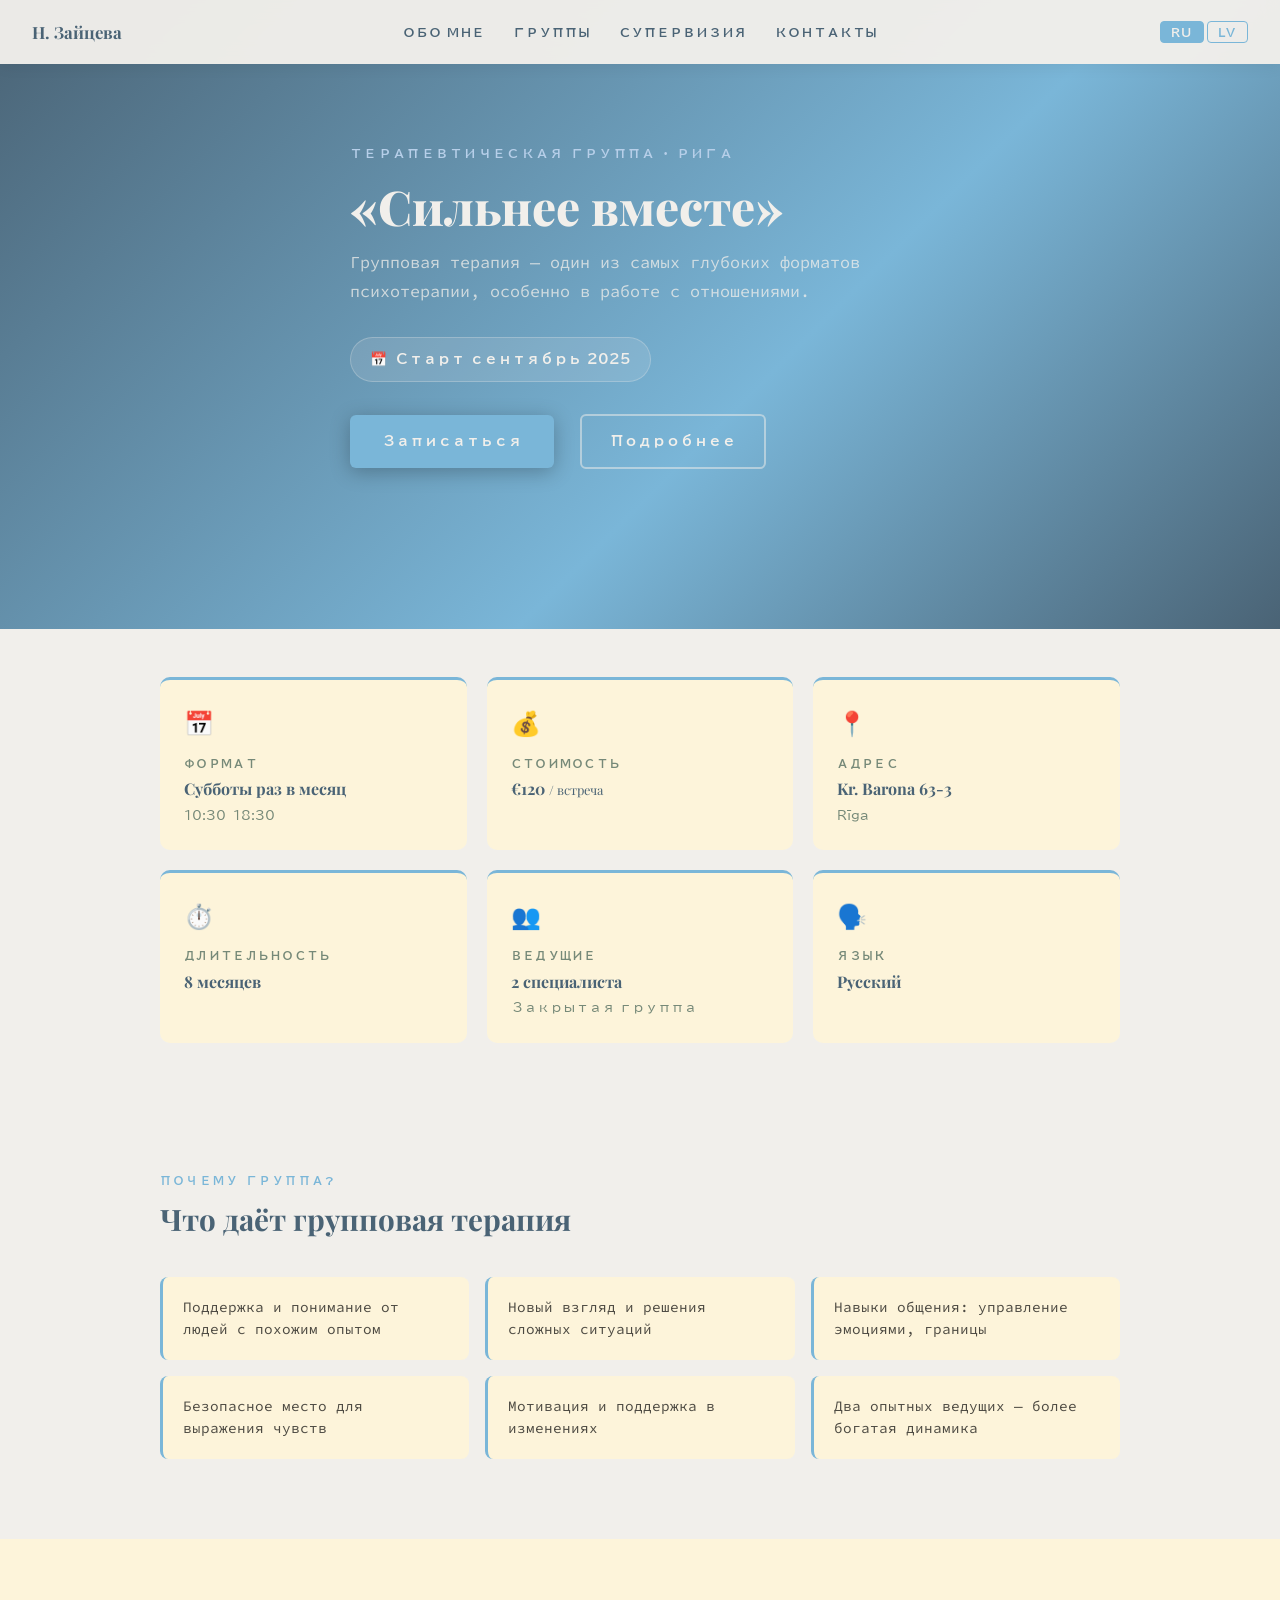
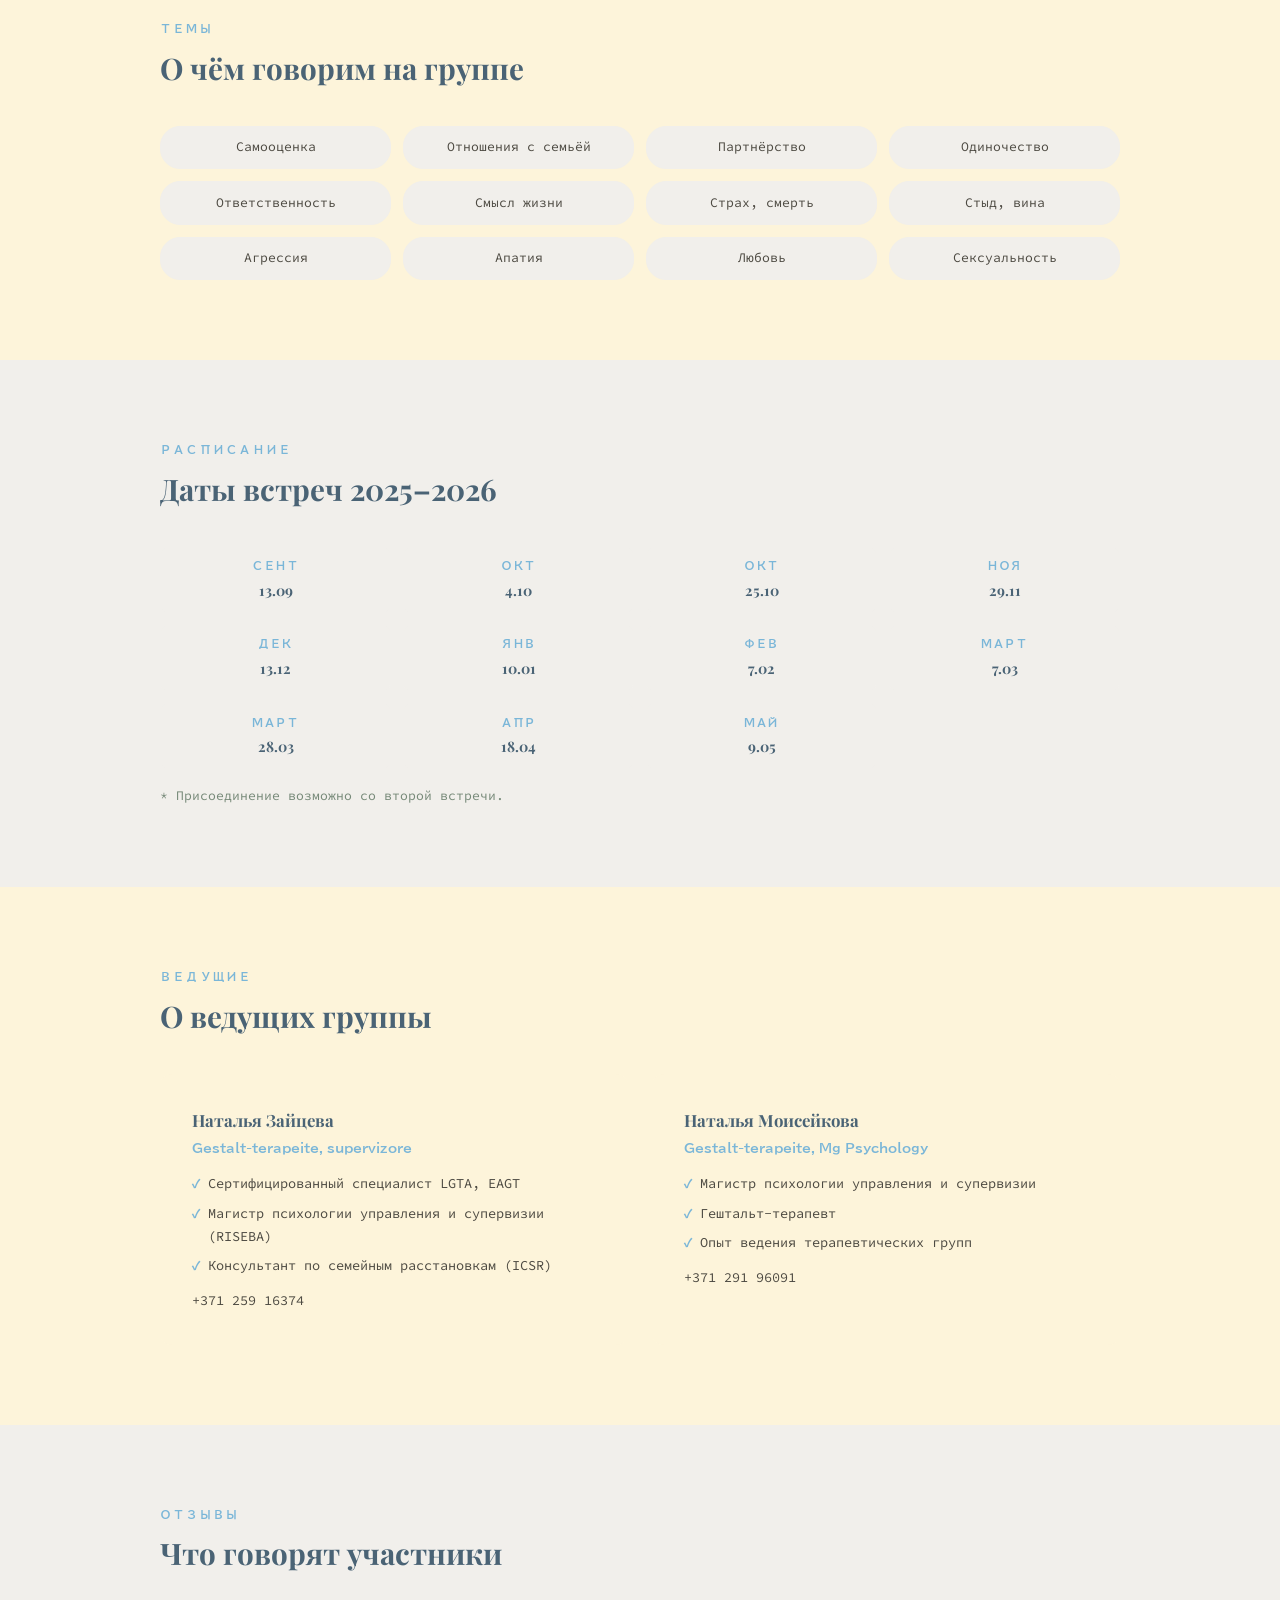
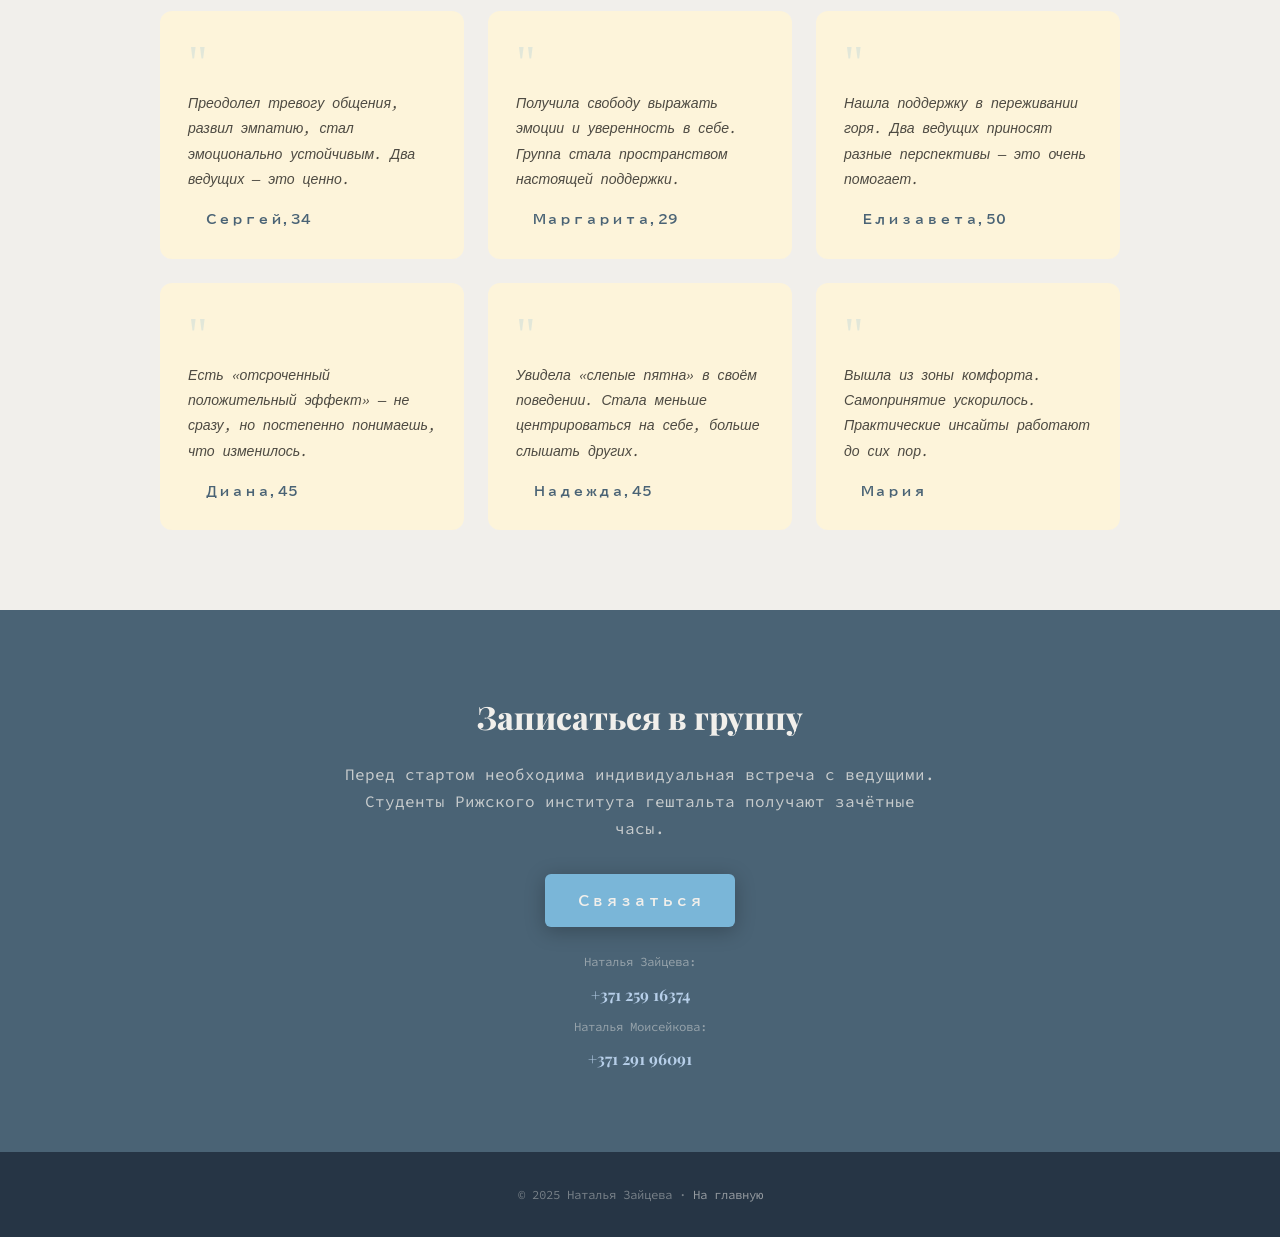
<file: silneevmeste.html>
﻿<!DOCTYPE html>
<html lang="ru">
<head>
  <meta charset="UTF-8">
  <meta name="viewport" content="width=device-width, initial-scale=1.0">
  <title>Сильнее вместе — Терапевтическая группа | Наталья Зайцева</title>
  <meta name="description" content="Терапевтическая группа «Сильнее вместе». Ежемесячные субботы. Рига, Kr. Barona 63-3. Наталья Зайцева и Наталья Моисейкова.">
  <link rel="icon" type="image/x-icon" href="images/favicon.ico">
  <link rel="preconnect" href="https://fonts.googleapis.com">
  <link rel="preconnect" href="https://fonts.gstatic.com" crossorigin>
  <link href="https://fonts.googleapis.com/css2?family=Playfair+Display:ital,wght@0,400;0,500;0,600;0,700;0,800;1,400;1,700&family=BIZ+UDPGothic:wght@400;700&family=Source+Code+Pro:wght@400;500;600;700&display=swap" rel="stylesheet">
  <style>
    *, *::before, *::after { box-sizing: border-box; margin: 0; padding: 0; }
    html { scroll-behavior: smooth; }
    body { font-family: 'Source Code Pro', sans-serif; color: #4d4a42; background: #F1EFEB; line-height: 1.7; }
    html[lang="ru"] .lv { display: none !important; }
    html[lang="lv"] .ru { display: none !important; }

    nav { position: fixed; top: 0; left: 0; right: 0; z-index: 1000; background: rgba(241,239,235,0.97); backdrop-filter: blur(10px); box-shadow: 0 1px 16px rgba(0,0,0,0.07); height: 64px; padding: 0 2rem; display: flex; align-items: center; justify-content: space-between; }
    .nav-logo { font-family: 'Playfair Display', Georgia, serif; font-weight: 700; font-size: 1.05rem; color: #4A6375; text-decoration: none; }
    .nav-links { display: flex; list-style: none; gap: 1.75rem; align-items: center; }
    .nav-links a { font-family: 'Playfair Display', Georgia, serif; font-size: 0.78rem; font-weight: 600; color: #4A6375; text-decoration: none; letter-spacing: 0.07em; text-transform: uppercase; transition: color 0.2s; }
    .nav-links a:hover { color: #7AB6D8; }
    .nav-right { display: flex; align-items: center; gap: 1rem; }
    .lang-toggle { display: flex; gap: 3px; }
    .lang-btn { font-family: 'Playfair Display', Georgia, serif; font-size: 0.75rem; font-weight: 700; letter-spacing: 0.1em; padding: 0.28rem 0.65rem; border: 1.5px solid #7AB6D8; background: transparent; color: #7AB6D8; border-radius: 4px; cursor: pointer; transition: all 0.18s; }
    .lang-btn.active { background: #7AB6D8; color: #F1EFEB; }
    .hamburger { display: none; flex-direction: column; gap: 5px; background: none; border: none; cursor: pointer; padding: 4px; }
    .hamburger span { display: block; width: 22px; height: 2px; background: #4d4a42; }

    .hero { padding-top: 64px; min-height: 65vh; display: flex; align-items: center; background: linear-gradient(135deg, #4A6375 0%, #7AB6D8 60%, #4A6375 100%); }
    .hero-inner { max-width: 900px; margin: 0 auto; padding: 5rem 2rem; }
    .hero-eyebrow { font-family: 'Playfair Display', Georgia, serif; font-size: 0.72rem; font-weight: 700; letter-spacing: 0.2em; text-transform: uppercase; color: #B7CFE9; margin-bottom: 1rem; }
    .hero-title { font-family: 'Playfair Display', Georgia, serif; font-size: 3rem; font-weight: 800; color: #F1EFEB; line-height: 1.1; margin-bottom: 1rem; }
    .hero-sub { font-size: 1.05rem; color: rgba(241,239,235,0.75); margin-bottom: 2rem; max-width: 580px; }
    .start-badge { display: inline-flex; align-items: center; gap: 0.5rem; background: rgba(241,239,235,0.12); border: 1px solid rgba(241,239,235,0.25); color: #F1EFEB; font-family: 'Playfair Display', Georgia, serif; font-size: 0.85rem; font-weight: 700; padding: 0.6rem 1.2rem; border-radius: 30px; margin-bottom: 2rem; }
    .btn-primary { display: inline-block; background: #7AB6D8; color: #F1EFEB; font-family: 'Playfair Display', Georgia, serif; font-size: 0.9rem; font-weight: 700; padding: 0.9rem 2rem; border-radius: 6px; text-decoration: none; box-shadow: 0 4px 20px rgba(0,0,0,0.25); transition: all 0.18s; }
    .btn-primary:hover { background: #5A96BA; transform: translateY(-2px); }
    .btn-outline { display: inline-block; border: 2px solid rgba(241,239,235,0.5); color: #F1EFEB; font-family: 'Playfair Display', Georgia, serif; font-size: 0.9rem; font-weight: 600; padding: 0.85rem 1.75rem; border-radius: 6px; text-decoration: none; margin-left: 1rem; transition: all 0.18s; }

    section { padding: 5rem 2rem; }
    .container { max-width: 960px; margin: 0 auto; }
    .section-eyebrow { font-family: 'Playfair Display', Georgia, serif; font-size: 0.7rem; font-weight: 700; letter-spacing: 0.2em; text-transform: uppercase; color: #7AB6D8; margin-bottom: 0.65rem; }
    .section-heading { font-family: 'Playfair Display', Georgia, serif; font-size: 1.85rem; font-weight: 700; color: #4A6375; margin-bottom: 2.5rem; line-height: 1.25; }
    .section-text { color: #4d4a42; font-size: 0.97rem; line-height: 1.9; margin-bottom: 1.25rem; }

    .info-grid { display: grid; grid-template-columns: repeat(3, 1fr); gap: 1.25rem; }
    .info-card { background: #FDF4DA; padding: 1.5rem; border-radius: 10px; border-top: 3px solid #7AB6D8; }
    .info-card .icon { font-size: 1.5rem; margin-bottom: 0.6rem; }
    .info-card .label { font-family: 'Playfair Display', Georgia, serif; font-size: 0.68rem; font-weight: 700; letter-spacing: 0.12em; text-transform: uppercase; color: #768978; margin-bottom: 0.3rem; }
    .info-card .value { font-family: 'Playfair Display', Georgia, serif; font-size: 1rem; font-weight: 700; color: #4A6375; line-height: 1.4; }
    .info-card .sub { font-size: 0.82rem; color: #768978; margin-top: 0.2rem; }

    .benefits-grid { display: grid; grid-template-columns: repeat(3, 1fr); gap: 1rem; }
    .benefit-item { background: #FDF4DA; padding: 1.25rem; border-radius: 8px; font-size: 0.9rem; color: #4d4a42; line-height: 1.5; border-left: 3px solid #7AB6D8; }

    .topics-grid { display: grid; grid-template-columns: repeat(4, 1fr); gap: 0.75rem; }
    .topic-tag { background: #F1EFEB; border: 1px solid #F1EFEB; padding: 0.6rem 1rem; border-radius: 20px; font-size: 0.82rem; color: #4d4a42; text-align: center; }

    .dates-grid { display: grid; grid-template-columns: repeat(4, 1fr); gap: 0.75rem; }
    .date-chip { background: #F1EFEB; border: 1px solid #F1EFEB; padding: 0.6rem; border-radius: 8px; text-align: center; font-family: 'Playfair Display', Georgia, serif; font-weight: 700; color: #4A6375; font-size: 0.9rem; }
    .date-chip .month { font-size: 0.68rem; font-weight: 600; color: #7AB6D8; text-transform: uppercase; letter-spacing: 0.08em; display: block; margin-bottom: 2px; }

    .facilitators-grid { display: grid; grid-template-columns: 1fr 1fr; gap: 1.5rem; }
    .fac-card { background: #FDF4DA; border-radius: 12px; padding: 2rem; }
    .fac-name { font-family: 'Playfair Display', Georgia, serif; font-size: 1.05rem; font-weight: 700; color: #4A6375; margin-bottom: 0.25rem; }
    .fac-role { font-size: 0.8rem; color: #7AB6D8; font-weight: 600; margin-bottom: 0.75rem; }
    .fac-creds { list-style: none; display: flex; flex-direction: column; gap: 0.4rem; }
    .fac-creds li { font-size: 0.85rem; color: #4d4a42; display: flex; gap: 0.5rem; align-items: flex-start; }
    .fac-creds li::before { content: '✓'; color: #7AB6D8; font-weight: 700; flex-shrink: 0; }

    .reviews-grid { display: grid; grid-template-columns: repeat(3, 1fr); gap: 1.5rem; }
    .review-card { background: #FDF4DA; padding: 1.75rem; border-radius: 12px; }
    .review-mark { font-family: Georgia, serif; font-size: 3rem; color: #7AB6D8; opacity: 0.2; line-height: 1; display: block; margin-bottom: 0.25rem; }
    .review-text { font-size: 0.88rem; font-style: italic; color: #4d4a42; line-height: 1.8; margin-bottom: 1rem; }
    .review-author { font-family: 'Playfair Display', Georgia, serif; font-size: 0.82rem; font-weight: 700; color: #4A6375; }

    .register-block { background: #4A6375; }
    .register-inner { text-align: center; max-width: 600px; margin: 0 auto; }
    .register-inner h2 { font-family: 'Playfair Display', Georgia, serif; font-size: 2rem; font-weight: 800; color: #F1EFEB; margin-bottom: 1rem; }
    .register-inner p { color: rgba(241,239,235,0.75); font-size: 1rem; line-height: 1.7; margin-bottom: 2rem; }
    .contacts-row { display: flex; flex-direction: column; gap: 0.5rem; align-items: center; margin-top: 1.5rem; }
    .contacts-row a { color: #B7CFE9; font-family: 'Playfair Display', Georgia, serif; font-size: 1rem; font-weight: 700; text-decoration: none; }
    .contacts-row .name-label { color: rgba(241,239,235,0.45); font-size: 0.78rem; }

    footer { background: #263545; color: rgba(241,239,235,0.4); text-align: center; padding: 2rem; font-size: 0.78rem; }
    footer a { color: rgba(241,239,235,0.55); text-decoration: none; }

    @media (max-width: 900px) {
      .nav-links { display: none; position: fixed; top: 64px; left: 0; right: 0; background: #F1EFEB; flex-direction: column; padding: 0.5rem 2rem 1rem; gap: 0; box-shadow: 0 6px 20px rgba(0,0,0,0.1); }
      .nav-links.open { display: flex; }
      .nav-links li { border-bottom: 1px solid #FDF4DA; }
      .nav-links a { display: block; padding: 0.8rem 0; }
      .hamburger { display: flex; }
      .hero-title { font-size: 2.2rem; }
      .info-grid, .benefits-grid, .facilitators-grid, .reviews-grid { grid-template-columns: 1fr 1fr; }
      .topics-grid, .dates-grid { grid-template-columns: repeat(3, 1fr); }
      section { padding: 3.5rem 1.5rem; }
    }
    @media (max-width: 480px) {
      .info-grid, .benefits-grid, .facilitators-grid, .reviews-grid { grid-template-columns: 1fr; }
      .topics-grid, .dates-grid { grid-template-columns: repeat(2, 1fr); }
    }
    /* ── Font role overrides ──────────────────────── */
    .section-eyebrow, .hero-eyebrow,
    .nav-links a, .lang-btn,
    .btn-primary, .btn-outline, .btn-light,
    .info-card .label, .credentials-title,
    .hero-tag, .chip, .start-badge, .since-badge, .limited,
    .month-name, .date-chip .month,
    .hero-role, .facilitator-role, .fac-role,
    .price-name, .price-dur,
    .review-author, .experience-badge .lbl,
    .case-group-title, .contact-lbl,
    .stat-label, .big-label, .group-meta,
    .info-card .sub, .since-badge, .hero-eyebrow {
      font-family: 'BIZ UDPGothic', monospace;
    }
  </style>
</head>
<body>

<nav>
  <a href="indexnat.html" class="nav-logo"><span class="ru">Н. Зайцева</span><span class="lv">N. Zaiceva</span></a>
  <ul class="nav-links" id="navLinks">
    <li><a href="indexnat.html#about" onclick="closeNav()"><span class="ru">Обо мне</span><span class="lv">Par mani</span></a></li>
    <li><a href="indexnat.html#groups" onclick="closeNav()"><span class="ru">Группы</span><span class="lv">Grupas</span></a></li>
    <li><a href="supervizia.html" onclick="closeNav()"><span class="ru">Супервизия</span><span class="lv">Supervīzija</span></a></li>
    <li><a href="indexnat.html#contact" onclick="closeNav()"><span class="ru">Контакты</span><span class="lv">Kontakti</span></a></li>
  </ul>
  <div class="nav-right">
    <div class="lang-toggle">
      <button class="lang-btn active" id="btnRU" onclick="setLang('ru')">RU</button>
      <button class="lang-btn" id="btnLV" onclick="setLang('lv')">LV</button>
    </div>
    <button class="hamburger" id="hamburger" onclick="toggleNav()"><span></span><span></span><span></span></button>
  </div>
</nav>

<section class="hero">
  <div class="hero-inner">
    <p class="hero-eyebrow"><span class="ru">Терапевтическая группа · Рига</span><span class="lv">Terapeitiskā grupa · Rīga</span></p>
    <h1 class="hero-title">«Сильнее вместе»</h1>
    <p class="hero-sub"><span class="ru">Групповая терапия — один из самых глубоких форматов психотерапии, особенно в работе с отношениями.</span><span class="lv">Grupu terapija — viens no dziļākajiem psihoterapijas formātiem, īpaši attiecību jomā.</span></p>
    <div class="start-badge">📅 <span class="ru">Старт сентябрь 2025</span><span class="lv">Starts septembris 2025</span></div><br>
    <a href="#register" class="btn-primary"><span class="ru">Записаться</span><span class="lv">Pieteikties</span></a>
    <a href="#about" class="btn-outline"><span class="ru">Подробнее</span><span class="lv">Uzzināt vairāk</span></a>
  </div>
</section>

<section style="background:#F1EFEB; padding:3rem 2rem;">
  <div class="container">
    <div class="info-grid">
      <div class="info-card"><div class="icon">📅</div><div class="label"><span class="ru">Формат</span><span class="lv">Formāts</span></div><div class="value"><span class="ru">Субботы раз в месяц</span><span class="lv">Sestdienas reizi mēnesī</span></div><div class="sub">10:30–18:30</div></div>
      <div class="info-card"><div class="icon">💰</div><div class="label"><span class="ru">Стоимость</span><span class="lv">Cena</span></div><div class="value">€120 <span style="font-size:0.8rem;font-weight:400"><span class="ru">/ встреча</span><span class="lv">/ tikšanās</span></span></div></div>
      <div class="info-card"><div class="icon">📍</div><div class="label"><span class="ru">Адрес</span><span class="lv">Adrese</span></div><div class="value">Kr. Barona 63-3</div><div class="sub">Rīga</div></div>
      <div class="info-card"><div class="icon">⏱️</div><div class="label"><span class="ru">Длительность</span><span class="lv">Ilgums</span></div><div class="value"><span class="ru">8 месяцев</span><span class="lv">8 mēneši</span></div></div>
      <div class="info-card"><div class="icon">👥</div><div class="label"><span class="ru">Ведущие</span><span class="lv">Vadītājas</span></div><div class="value"><span class="ru">2 специалиста</span><span class="lv">2 speciālisti</span></div><div class="sub"><span class="ru">Закрытая группа</span><span class="lv">Slēgta grupa</span></div></div>
      <div class="info-card"><div class="icon">🗣️</div><div class="label"><span class="ru">Язык</span><span class="lv">Valoda</span></div><div class="value"><span class="ru">Русский</span><span class="lv">Krievu</span></div></div>
    </div>
  </div>
</section>

<section id="about" style="background: #F1EFEB;">
  <div class="container">
    <p class="section-eyebrow"><span class="ru">Почему группа?</span><span class="lv">Kāpēc grupa?</span></p>
    <h2 class="section-heading"><span class="ru">Что даёт групповая терапия</span><span class="lv">Ko dod grupu terapija</span></h2>
    <div class="benefits-grid">
      <div class="benefit-item"><span class="ru">Поддержка и понимание от людей с похожим опытом</span><span class="lv">Atbalsts un sapratne no cilvēkiem ar līdzīgu pieredzi</span></div>
      <div class="benefit-item"><span class="ru">Новый взгляд и решения сложных ситуаций</span><span class="lv">Jauns skatījums un risinājumi sarežģītās situācijās</span></div>
      <div class="benefit-item"><span class="ru">Навыки общения: управление эмоциями, границы</span><span class="lv">Komunikācijas prasmes: emociju pārvaldīšana, robežas</span></div>
      <div class="benefit-item"><span class="ru">Безопасное место для выражения чувств</span><span class="lv">Droša vieta jūtu izpaušanai</span></div>
      <div class="benefit-item"><span class="ru">Мотивация и поддержка в изменениях</span><span class="lv">Motivācija un atbalsts pārmaiņās</span></div>
      <div class="benefit-item"><span class="ru">Два опытных ведущих — более богатая динамика</span><span class="lv">Divi pieredzējuši vadītāji — bagātāka dinamika</span></div>
    </div>
  </div>
</section>

<section style="background:#FDF4DA;">
  <div class="container">
    <p class="section-eyebrow"><span class="ru">Темы</span><span class="lv">Tēmas</span></p>
    <h2 class="section-heading"><span class="ru">О чём говорим на группе</span><span class="lv">Par ko runājam grupā</span></h2>
    <div class="topics-grid">
      <div class="topic-tag"><span class="ru">Самооценка</span><span class="lv">Pašvērtējums</span></div>
      <div class="topic-tag"><span class="ru">Отношения с семьёй</span><span class="lv">Attiecības ar ģimeni</span></div>
      <div class="topic-tag"><span class="ru">Партнёрство</span><span class="lv">Partnerattiecības</span></div>
      <div class="topic-tag"><span class="ru">Одиночество</span><span class="lv">Vientulība</span></div>
      <div class="topic-tag"><span class="ru">Ответственность</span><span class="lv">Atbildība</span></div>
      <div class="topic-tag"><span class="ru">Смысл жизни</span><span class="lv">Dzīves jēga</span></div>
      <div class="topic-tag"><span class="ru">Страх, смерть</span><span class="lv">Bailes, nāve</span></div>
      <div class="topic-tag"><span class="ru">Стыд, вина</span><span class="lv">Kauns, vaina</span></div>
      <div class="topic-tag"><span class="ru">Агрессия</span><span class="lv">Agresija</span></div>
      <div class="topic-tag"><span class="ru">Апатия</span><span class="lv">Apātija</span></div>
      <div class="topic-tag"><span class="ru">Любовь</span><span class="lv">Mīlestība</span></div>
      <div class="topic-tag"><span class="ru">Сексуальность</span><span class="lv">Seksualitāte</span></div>
    </div>
  </div>
</section>

<section style="background: #F1EFEB;">
  <div class="container">
    <p class="section-eyebrow"><span class="ru">Расписание</span><span class="lv">Grafiks</span></p>
    <h2 class="section-heading"><span class="ru">Даты встреч 2025–2026</span><span class="lv">Tikšanās datumi 2025–2026</span></h2>
    <div class="dates-grid">
      <div class="date-chip"><span class="month"><span class="ru">Сент</span><span class="lv">Sept</span></span>13.09</div>
      <div class="date-chip"><span class="month"><span class="ru">Окт</span><span class="lv">Okt</span></span>4.10</div>
      <div class="date-chip"><span class="month"><span class="ru">Окт</span><span class="lv">Okt</span></span>25.10</div>
      <div class="date-chip"><span class="month"><span class="ru">Ноя</span><span class="lv">Nov</span></span>29.11</div>
      <div class="date-chip"><span class="month"><span class="ru">Дек</span><span class="lv">Dec</span></span>13.12</div>
      <div class="date-chip"><span class="month"><span class="ru">Янв</span><span class="lv">Jan</span></span>10.01</div>
      <div class="date-chip"><span class="month"><span class="ru">Фев</span><span class="lv">Feb</span></span>7.02</div>
      <div class="date-chip"><span class="month"><span class="ru">Март</span><span class="lv">Marts</span></span>7.03</div>
      <div class="date-chip"><span class="month"><span class="ru">Март</span><span class="lv">Marts</span></span>28.03</div>
      <div class="date-chip"><span class="month"><span class="ru">Апр</span><span class="lv">Apr</span></span>18.04</div>
      <div class="date-chip"><span class="month"><span class="ru">Май</span><span class="lv">Maijs</span></span>9.05</div>
    </div>
    <p style="margin-top:1rem;font-size:0.82rem;color:#768978;"><span class="ru">* Присоединение возможно со второй встречи.</span><span class="lv">* Pievienošanās iespējama no otrās tikšanās reizes.</span></p>
  </div>
</section>

<section style="background:#FDF4DA;">
  <div class="container">
    <p class="section-eyebrow"><span class="ru">Ведущие</span><span class="lv">Vadītājas</span></p>
    <h2 class="section-heading"><span class="ru">О ведущих группы</span><span class="lv">Par grupas vadītājām</span></h2>
    <div class="facilitators-grid">
      <div class="fac-card">
        <div class="fac-name">Наталья Зайцева</div>
        <div class="fac-role">Gestalt-terapeite, supervizore</div>
        <ul class="fac-creds">
          <li>Сертифицированный специалист LGTA, EAGT</li>
          <li>Магистр психологии управления и супервизии (RISEBA)</li>
          <li>Консультант по семейным расстановкам (ICSR)</li>
        </ul>
        <div style="margin-top:0.75rem;font-size:0.85rem;color:#4d4a42;">+371 259 16374</div>
      </div>
      <div class="fac-card">
        <div class="fac-name">Наталья Моисейкова</div>
        <div class="fac-role">Gestalt-terapeite, Mg Psychology</div>
        <ul class="fac-creds">
          <li>Магистр психологии управления и супервизии</li>
          <li>Гештальт-терапевт</li>
          <li>Опыт ведения терапевтических групп</li>
        </ul>
        <div style="margin-top:0.75rem;font-size:0.85rem;color:#4d4a42;">+371 291 96091</div>
      </div>
    </div>
  </div>
</section>

<section style="background: #F1EFEB;">
  <div class="container">
    <p class="section-eyebrow"><span class="ru">Отзывы</span><span class="lv">Atsauksmes</span></p>
    <h2 class="section-heading"><span class="ru">Что говорят участники</span><span class="lv">Ko saka dalībnieki</span></h2>
    <div class="reviews-grid">
      <div class="review-card"><span class="review-mark">"</span><p class="review-text">Преодолел тревогу общения, развил эмпатию, стал эмоционально устойчивым. Два ведущих — это ценно.</p><div class="review-author">— Сергей, 34</div></div>
      <div class="review-card"><span class="review-mark">"</span><p class="review-text">Получила свободу выражать эмоции и уверенность в себе. Группа стала пространством настоящей поддержки.</p><div class="review-author">— Маргарита, 29</div></div>
      <div class="review-card"><span class="review-mark">"</span><p class="review-text">Нашла поддержку в переживании горя. Два ведущих приносят разные перспективы — это очень помогает.</p><div class="review-author">— Елизавета, 50</div></div>
      <div class="review-card"><span class="review-mark">"</span><p class="review-text">Есть «отсроченный положительный эффект» — не сразу, но постепенно понимаешь, что изменилось.</p><div class="review-author">— Диана, 45</div></div>
      <div class="review-card"><span class="review-mark">"</span><p class="review-text">Увидела «слепые пятна» в своём поведении. Стала меньше центрироваться на себе, больше слышать других.</p><div class="review-author">— Надежда, 45</div></div>
      <div class="review-card"><span class="review-mark">"</span><p class="review-text">Вышла из зоны комфорта. Самопринятие ускорилось. Практические инсайты работают до сих пор.</p><div class="review-author">— Мария</div></div>
    </div>
  </div>
</section>

<section class="register-block" id="register">
  <div class="container">
    <div class="register-inner">
      <h2><span class="ru">Записаться в группу</span><span class="lv">Pieteikties grupai</span></h2>
      <p><span class="ru">Перед стартом необходима индивидуальная встреча с ведущими. Студенты Рижского института гештальта получают зачётные часы.</span><span class="lv">Pirms starta nepieciešama individuāla tikšanās ar vadītājiem. Rīgas Gestalt institūta studenti saņem ieskaitāmās stundas.</span></p>
      <a href="indexnat.html#contact" class="btn-primary"><span class="ru">Связаться</span><span class="lv">Sazināties</span></a>
      <div class="contacts-row">
        <span class="name-label"><span class="ru">Наталья Зайцева:</span><span class="lv">Natālija Zaiceva:</span></span>
        <a href="tel:+37125916374">+371 259 16374</a>
        <span class="name-label"><span class="ru">Наталья Моисейкова:</span><span class="lv">Natālija Moiseikova:</span></span>
        <a href="tel:+37129196091">+371 291 96091</a>
      </div>
    </div>
  </div>
</section>

<footer><p><span class="ru">© 2025 Наталья Зайцева · <a href="indexnat.html">На главную</a></span><span class="lv">© 2025 Natālija Zaiceva · <a href="indexnat.html">Uz sākumlapu</a></span></p></footer>

<script>
  function setLang(l) { document.documentElement.setAttribute('lang',l); document.getElementById('btnRU').classList.toggle('active',l==='ru'); document.getElementById('btnLV').classList.toggle('active',l==='lv'); try{localStorage.setItem('nz_lang',l);}catch(e){} }
  function toggleNav() { document.getElementById('navLinks').classList.toggle('open'); }
  function closeNav() { document.getElementById('navLinks').classList.remove('open'); }
  try{ var s=localStorage.getItem('nz_lang'); if(s==='lv') setLang('lv'); }catch(e){}
</script>
</body>
</html>
</file>
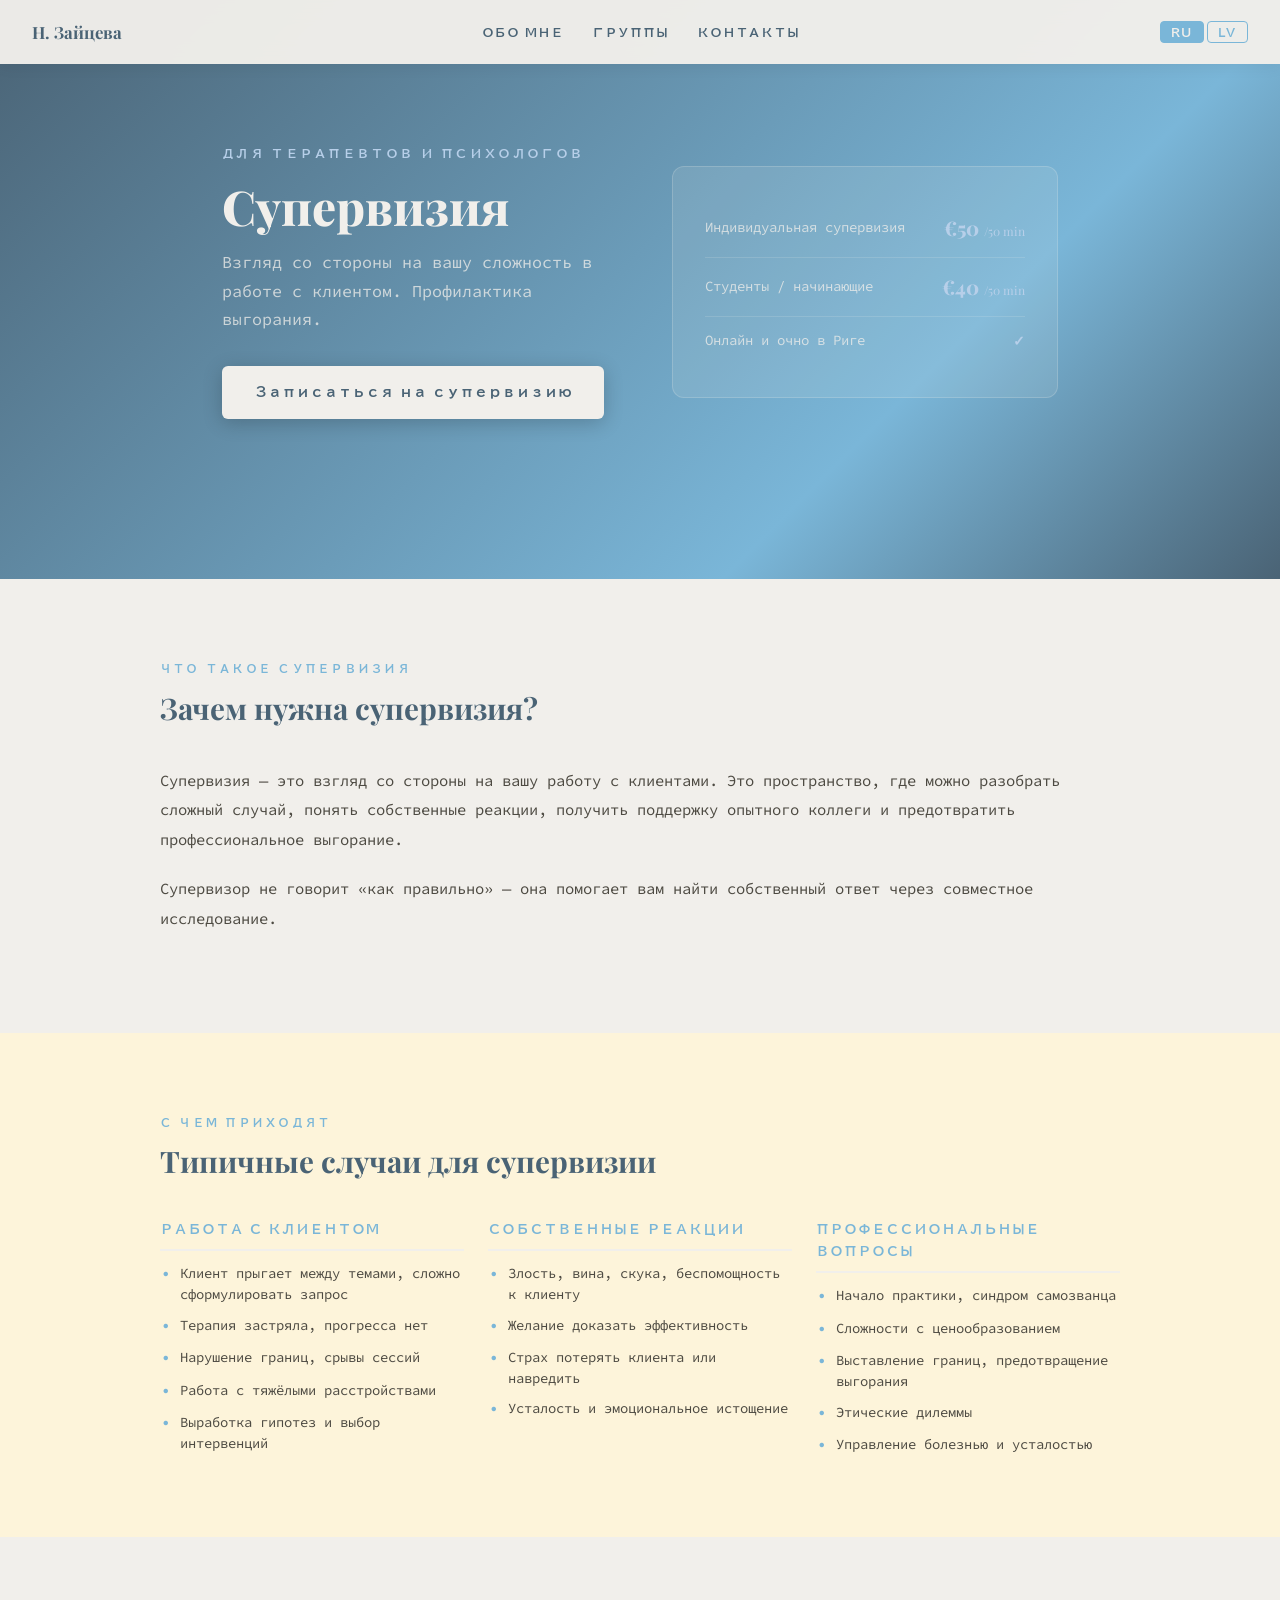
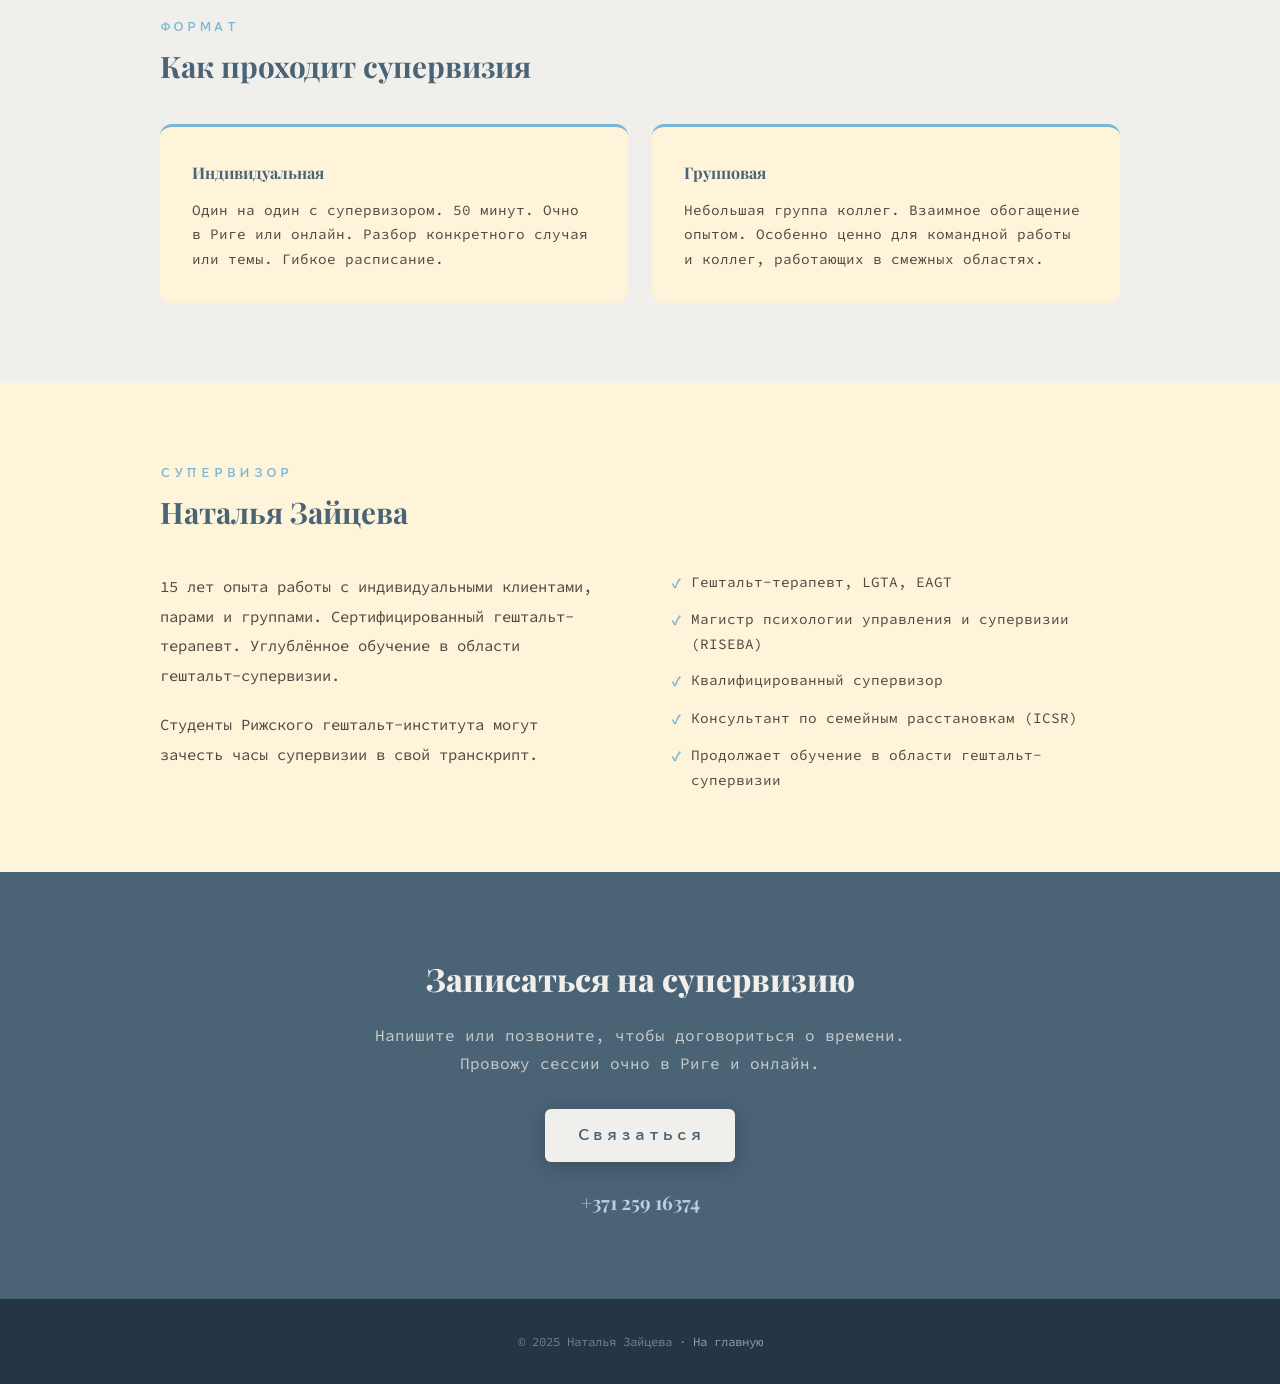
<file: supervizia.html>
﻿<!DOCTYPE html>
<html lang="ru">
<head>
  <meta charset="UTF-8">
  <meta name="viewport" content="width=device-width, initial-scale=1.0">
  <title>Супервизия — Наталья Зайцева</title>
  <meta name="description" content="Индивидуальная и групповая супервизия для психологов, терапевтов и коучей. €50/50 мин. Рига и онлайн.">
  <link rel="icon" type="image/x-icon" href="images/favicon.ico">
  <link rel="preconnect" href="https://fonts.googleapis.com">
  <link rel="preconnect" href="https://fonts.gstatic.com" crossorigin>
  <link href="https://fonts.googleapis.com/css2?family=Playfair+Display:ital,wght@0,400;0,500;0,600;0,700;0,800;1,400;1,700&family=BIZ+UDPGothic:wght@400;700&family=Source+Code+Pro:wght@400;500;600;700&display=swap" rel="stylesheet">
  <style>
    *, *::before, *::after { box-sizing: border-box; margin: 0; padding: 0; }
    html { scroll-behavior: smooth; }
    body { font-family: 'Source Code Pro', sans-serif; color: #4d4a42; background: #F1EFEB; line-height: 1.7; }
    html[lang="ru"] .lv { display: none !important; }
    html[lang="lv"] .ru { display: none !important; }

    nav { position: fixed; top: 0; left: 0; right: 0; z-index: 1000; background: rgba(241,239,235,0.97); backdrop-filter: blur(10px); box-shadow: 0 1px 16px rgba(0,0,0,0.07); height: 64px; padding: 0 2rem; display: flex; align-items: center; justify-content: space-between; }
    .nav-logo { font-family: 'Playfair Display', Georgia, serif; font-weight: 700; font-size: 1.05rem; color: #4A6375; text-decoration: none; }
    .nav-links { display: flex; list-style: none; gap: 1.75rem; align-items: center; }
    .nav-links a { font-family: 'Playfair Display', Georgia, serif; font-size: 0.78rem; font-weight: 600; color: #4A6375; text-decoration: none; letter-spacing: 0.07em; text-transform: uppercase; transition: color 0.2s; }
    .nav-links a:hover { color: #7AB6D8; }
    .nav-right { display: flex; align-items: center; gap: 1rem; }
    .lang-toggle { display: flex; gap: 3px; }
    .lang-btn { font-family: 'Playfair Display', Georgia, serif; font-size: 0.75rem; font-weight: 700; letter-spacing: 0.1em; padding: 0.28rem 0.65rem; border: 1.5px solid #7AB6D8; background: transparent; color: #7AB6D8; border-radius: 4px; cursor: pointer; transition: all 0.18s; }
    .lang-btn.active { background: #7AB6D8; color: #F1EFEB; }
    .hamburger { display: none; flex-direction: column; gap: 5px; background: none; border: none; cursor: pointer; padding: 4px; }
    .hamburger span { display: block; width: 22px; height: 2px; background: #4d4a42; }

    .hero { padding-top: 64px; min-height: 60vh; display: flex; align-items: center; background: linear-gradient(135deg, #4A6375 0%, #7AB6D8 70%, #4A6375 100%); }
    .hero-inner { max-width: 900px; margin: 0 auto; padding: 5rem 2rem; display: grid; grid-template-columns: 1fr 1fr; gap: 4rem; align-items: center; }
    .hero-eyebrow { font-family: 'Playfair Display', Georgia, serif; font-size: 0.72rem; font-weight: 700; letter-spacing: 0.2em; text-transform: uppercase; color: #B7CFE9; margin-bottom: 1rem; }
    .hero-title { font-family: 'Playfair Display', Georgia, serif; font-size: 3rem; font-weight: 800; color: #F1EFEB; line-height: 1.1; margin-bottom: 1rem; }
    .hero-sub { font-size: 1.05rem; color: rgba(241,239,235,0.75); margin-bottom: 2rem; }
    .btn-primary { display: inline-block; background: #F1EFEB; color: #4A6375; font-family: 'Playfair Display', Georgia, serif; font-size: 0.9rem; font-weight: 700; padding: 0.9rem 2rem; border-radius: 6px; text-decoration: none; box-shadow: 0 4px 20px rgba(0,0,0,0.2); transition: all 0.18s; }
    .btn-primary:hover { transform: translateY(-2px); box-shadow: 0 7px 24px rgba(0,0,0,0.25); }
    .hero-price-box { background: rgba(241,239,235,0.1); border: 1px solid rgba(241,239,235,0.2); border-radius: 12px; padding: 2rem; color: #F1EFEB; }
    .price-row { display: flex; justify-content: space-between; align-items: center; padding: 0.75rem 0; border-bottom: 1px solid rgba(241,239,235,0.15); }
    .price-row:last-child { border-bottom: none; }
    .price-label { font-size: 0.88rem; color: rgba(241,239,235,0.75); }
    .price-value { font-family: 'Playfair Display', Georgia, serif; font-size: 1.25rem; font-weight: 800; color: #B7CFE9; }

    section { padding: 5rem 2rem; }
    .container { max-width: 960px; margin: 0 auto; }
    .section-eyebrow { font-family: 'Playfair Display', Georgia, serif; font-size: 0.7rem; font-weight: 700; letter-spacing: 0.2em; text-transform: uppercase; color: #7AB6D8; margin-bottom: 0.65rem; }
    .section-heading { font-family: 'Playfair Display', Georgia, serif; font-size: 1.85rem; font-weight: 700; color: #4A6375; margin-bottom: 2.5rem; line-height: 1.25; }
    .section-text { color: #4d4a42; font-size: 0.97rem; line-height: 1.9; margin-bottom: 1.25rem; }

    .cases-grid { display: grid; grid-template-columns: 1fr 1fr 1fr; gap: 1.5rem; }
    .case-group { }
    .case-group-title { font-family: 'Playfair Display', Georgia, serif; font-size: 0.8rem; font-weight: 700; letter-spacing: 0.08em; text-transform: uppercase; color: #7AB6D8; margin-bottom: 0.75rem; padding-bottom: 0.5rem; border-bottom: 2px solid #F1EFEB; }
    .case-list { list-style: none; display: flex; flex-direction: column; gap: 0.6rem; }
    .case-list li { font-size: 0.87rem; color: #4d4a42; line-height: 1.5; display: flex; gap: 0.5rem; align-items: flex-start; }
    .case-list li::before { content: '·'; color: #7AB6D8; font-weight: 700; flex-shrink: 0; font-size: 1.2rem; line-height: 1.2; }

    .format-grid { display: grid; grid-template-columns: 1fr 1fr; gap: 1.5rem; }
    .format-card { background: #FDF4DA; border-radius: 12px; padding: 2rem; border-top: 3px solid #7AB6D8; }
    .format-card h3 { font-family: 'Playfair Display', Georgia, serif; font-size: 1rem; font-weight: 700; color: #4A6375; margin-bottom: 0.75rem; }
    .format-card p { font-size: 0.9rem; color: #4d4a42; line-height: 1.7; }

    .about-block { background: #FDF4DA; }
    .about-inner { display: grid; grid-template-columns: 1fr 1fr; gap: 4rem; align-items: center; }
    .creds-list { list-style: none; display: flex; flex-direction: column; gap: 0.75rem; }
    .creds-list li { font-size: 0.9rem; color: #4d4a42; display: flex; gap: 0.6rem; align-items: flex-start; }
    .creds-list li::before { content: '✓'; color: #7AB6D8; font-weight: 700; flex-shrink: 0; margin-top: 1px; }

    .register-block { background: #4A6375; }
    .register-inner { text-align: center; max-width: 600px; margin: 0 auto; }
    .register-inner h2 { font-family: 'Playfair Display', Georgia, serif; font-size: 2rem; font-weight: 800; color: #F1EFEB; margin-bottom: 1rem; }
    .register-inner p { color: rgba(241,239,235,0.75); font-size: 1rem; line-height: 1.7; margin-bottom: 2rem; }
    .contact-link { color: #B7CFE9; font-family: 'Playfair Display', Georgia, serif; font-size: 1.2rem; font-weight: 700; text-decoration: none; display: block; margin-top: 1.5rem; }

    footer { background: #263545; color: rgba(241,239,235,0.4); text-align: center; padding: 2rem; font-size: 0.78rem; }
    footer a { color: rgba(241,239,235,0.55); text-decoration: none; }

    @media (max-width: 900px) {
      .nav-links { display: none; position: fixed; top: 64px; left: 0; right: 0; background: #F1EFEB; flex-direction: column; padding: 0.5rem 2rem 1rem; gap: 0; box-shadow: 0 6px 20px rgba(0,0,0,0.1); }
      .nav-links.open { display: flex; }
      .nav-links li { border-bottom: 1px solid #FDF4DA; }
      .nav-links a { display: block; padding: 0.8rem 0; }
      .hamburger { display: flex; }
      .hero-inner { grid-template-columns: 1fr; gap: 2rem; }
      .hero-title { font-size: 2.2rem; }
      .cases-grid, .format-grid, .about-inner { grid-template-columns: 1fr; }
      section { padding: 3.5rem 1.5rem; }
    }
    /* ── Font role overrides ──────────────────────── */
    .section-eyebrow, .hero-eyebrow,
    .nav-links a, .lang-btn,
    .btn-primary, .btn-outline, .btn-light,
    .info-card .label, .credentials-title,
    .hero-tag, .chip, .start-badge, .since-badge, .limited,
    .month-name, .date-chip .month,
    .hero-role, .facilitator-role, .fac-role,
    .price-name, .price-dur,
    .review-author, .experience-badge .lbl,
    .case-group-title, .contact-lbl,
    .stat-label, .big-label, .group-meta,
    .info-card .sub, .since-badge, .hero-eyebrow {
      font-family: 'BIZ UDPGothic', monospace;
    }
  </style>
</head>
<body>

<nav>
  <a href="indexnat.html" class="nav-logo"><span class="ru">Н. Зайцева</span><span class="lv">N. Zaiceva</span></a>
  <ul class="nav-links" id="navLinks">
    <li><a href="indexnat.html#about" onclick="closeNav()"><span class="ru">Обо мне</span><span class="lv">Par mani</span></a></li>
    <li><a href="indexnat.html#groups" onclick="closeNav()"><span class="ru">Группы</span><span class="lv">Grupas</span></a></li>
    <li><a href="indexnat.html#contact" onclick="closeNav()"><span class="ru">Контакты</span><span class="lv">Kontakti</span></a></li>
  </ul>
  <div class="nav-right">
    <div class="lang-toggle">
      <button class="lang-btn active" id="btnRU" onclick="setLang('ru')">RU</button>
      <button class="lang-btn" id="btnLV" onclick="setLang('lv')">LV</button>
    </div>
    <button class="hamburger" id="hamburger" onclick="toggleNav()"><span></span><span></span><span></span></button>
  </div>
</nav>

<section class="hero">
  <div class="hero-inner">
    <div>
      <p class="hero-eyebrow"><span class="ru">Для терапевтов и психологов</span><span class="lv">Terapeitiem un psihologiem</span></p>
      <h1 class="hero-title"><span class="ru">Супервизия</span><span class="lv">Supervīzija</span></h1>
      <p class="hero-sub"><span class="ru">Взгляд со стороны на вашу сложность в работе с клиентом. Профилактика выгорания.</span><span class="lv">Ārējs skatījums uz jūsu sarežģītību darbā ar klientu. Izdegšanas profilakse.</span></p>
      <a href="#register" class="btn-primary"><span class="ru">Записаться на супервизию</span><span class="lv">Pieteikties supervīzijai</span></a>
    </div>
    <div class="hero-price-box">
      <div class="price-row">
        <span class="price-label"><span class="ru">Индивидуальная супервизия</span><span class="lv">Individuālā supervīzija</span></span>
        <span class="price-value">€50 <span style="font-size:0.75rem;font-weight:400">/50 min</span></span>
      </div>
      <div class="price-row">
        <span class="price-label"><span class="ru">Студенты / начинающие</span><span class="lv">Studenti / iesācēji</span></span>
        <span class="price-value">€40 <span style="font-size:0.75rem;font-weight:400">/50 min</span></span>
      </div>
      <div class="price-row">
        <span class="price-label"><span class="ru">Онлайн и очно в Риге</span><span class="lv">Tiešsaistē un klātienē Rīgā</span></span>
        <span class="price-value" style="font-size:0.85rem;">✓</span>
      </div>
    </div>
  </div>
</section>

<section style="background: #F1EFEB;" id="about">
  <div class="container">
    <p class="section-eyebrow"><span class="ru">Что такое супервизия</span><span class="lv">Kas ir supervīzija</span></p>
    <h2 class="section-heading"><span class="ru">Зачем нужна супервизия?</span><span class="lv">Kāpēc nepieciešama supervīzija?</span></h2>
    <p class="section-text"><span class="ru">Супервизия — это взгляд со стороны на вашу работу с клиентами. Это пространство, где можно разобрать сложный случай, понять собственные реакции, получить поддержку опытного коллеги и предотвратить профессиональное выгорание.</span><span class="lv">Supervīzija ir ārējs skatījums uz jūsu darbu ar klientiem. Tā ir telpa, kur var analizēt sarežģītu gadījumu, saprast savas reakcijas, saņemt pieredzējuša kolēģa atbalstu un novērst profesionālo izdegšanu.</span></p>
    <p class="section-text"><span class="ru">Супервизор не говорит «как правильно» — она помогает вам найти собственный ответ через совместное исследование.</span><span class="lv">Supervizore nesaka "kā pareizi" — viņa palīdz jums atrast savu atbildi caur kopīgu izpēti.</span></p>
  </div>
</section>

<section style="background:#FDF4DA;">
  <div class="container">
    <p class="section-eyebrow"><span class="ru">С чем приходят</span><span class="lv">Ar ko nāk</span></p>
    <h2 class="section-heading"><span class="ru">Типичные случаи для супервизии</span><span class="lv">Tipiski gadījumi supervīzijai</span></h2>
    <div class="cases-grid">
      <div class="case-group">
        <div class="case-group-title"><span class="ru">Работа с клиентом</span><span class="lv">Darbs ar klientu</span></div>
        <ul class="case-list">
          <li><span class="ru">Клиент прыгает между темами, сложно сформулировать запрос</span><span class="lv">Klients lec starp tēmām, grūti formulēt pieprasījumu</span></li>
          <li><span class="ru">Терапия застряла, прогресса нет</span><span class="lv">Terapija iestrēgusi, progress nav</span></li>
          <li><span class="ru">Нарушение границ, срывы сессий</span><span class="lv">Robežu pārkāpumi, sesiju traucējumi</span></li>
          <li><span class="ru">Работа с тяжёлыми расстройствами</span><span class="lv">Darbs ar smagiem traucējumiem</span></li>
          <li><span class="ru">Выработка гипотез и выбор интервенций</span><span class="lv">Hipotēžu izstrāde un intervences izvēle</span></li>
        </ul>
      </div>
      <div class="case-group">
        <div class="case-group-title"><span class="ru">Собственные реакции</span><span class="lv">Paša reakcijas</span></div>
        <ul class="case-list">
          <li><span class="ru">Злость, вина, скука, беспомощность к клиенту</span><span class="lv">Dusmas, vaina, garlaicība, bezpalīdzība pret klientu</span></li>
          <li><span class="ru">Желание доказать эффективность</span><span class="lv">Vēlme pierādīt efektivitāti</span></li>
          <li><span class="ru">Страх потерять клиента или навредить</span><span class="lv">Bailes zaudēt klientu vai nodarīt kaitējumu</span></li>
          <li><span class="ru">Усталость и эмоциональное истощение</span><span class="lv">Nogurums un emocionālais izsīkums</span></li>
        </ul>
      </div>
      <div class="case-group">
        <div class="case-group-title"><span class="ru">Профессиональные вопросы</span><span class="lv">Profesionālie jautājumi</span></div>
        <ul class="case-list">
          <li><span class="ru">Начало практики, синдром самозванца</span><span class="lv">Prakses sākums, viltus sindroma sindroms</span></li>
          <li><span class="ru">Сложности с ценообразованием</span><span class="lv">Grūtības ar cenu noteikšanu</span></li>
          <li><span class="ru">Выставление границ, предотвращение выгорания</span><span class="lv">Robežu noteikšana, izdegšanas novēršana</span></li>
          <li><span class="ru">Этические дилеммы</span><span class="lv">Ētikas dilemmas</span></li>
          <li><span class="ru">Управление болезнью и усталостью</span><span class="lv">Slimības un noguruma pārvaldīšana</span></li>
        </ul>
      </div>
    </div>
  </div>
</section>

<section style="background: #F1EFEB;">
  <div class="container">
    <p class="section-eyebrow"><span class="ru">Формат</span><span class="lv">Formāts</span></p>
    <h2 class="section-heading"><span class="ru">Как проходит супервизия</span><span class="lv">Kā notiek supervīzija</span></h2>
    <div class="format-grid">
      <div class="format-card">
        <h3><span class="ru">Индивидуальная</span><span class="lv">Individuālā</span></h3>
        <p><span class="ru">Один на один с супервизором. 50 минут. Очно в Риге или онлайн. Разбор конкретного случая или темы. Гибкое расписание.</span><span class="lv">Viens pret vienu ar supervizoru. 50 minūtes. Klātienē Rīgā vai tiešsaistē. Konkrēta gadījuma vai tēmas analīze. Elastīgs grafiks.</span></p>
      </div>
      <div class="format-card">
        <h3><span class="ru">Групповая</span><span class="lv">Grupas</span></h3>
        <p><span class="ru">Небольшая группа коллег. Взаимное обогащение опытом. Особенно ценно для командной работы и коллег, работающих в смежных областях.</span><span class="lv">Neliela kolēģu grupa. Savstarpēja pieredzes bagātināšana. Īpaši vērtīgi komandas darbam un kolēģiem, kas strādā radniecīgās jomās.</span></p>
      </div>
    </div>
  </div>
</section>

<section class="about-block">
  <div class="container">
    <p class="section-eyebrow"><span class="ru">Супервизор</span><span class="lv">Supervizore</span></p>
    <h2 class="section-heading"><span class="ru">Наталья Зайцева</span><span class="lv">Natālija Zaiceva</span></h2>
    <div class="about-inner">
      <div>
        <p class="section-text"><span class="ru">15 лет опыта работы с индивидуальными клиентами, парами и группами. Сертифицированный гештальт-терапевт. Углублённое обучение в области гештальт-супервизии.</span><span class="lv">15 gadu pieredze darbā ar individuālajiem klientiem, pāriem un grupām. Sertificēta gestalt terapeite. Padziļināta apmācība gestalt supervīzijas jomā.</span></p>
        <p class="section-text"><span class="ru">Студенты Рижского гештальт-института могут зачесть часы супервизии в свой транскрипт.</span><span class="lv">Rīgas Gestalt institūta studenti var ieskaitīt supervīzijas stundas savā izrakstā.</span></p>
      </div>
      <ul class="creds-list">
        <li><span class="ru">Гештальт-терапевт, LGTA, EAGT</span><span class="lv">Gestalt terapeite, LGTA, EAGT</span></li>
        <li><span class="ru">Магистр психологии управления и супервизии (RISEBA)</span><span class="lv">Vadības psiholoģijas un supervīzijas maģistrs (RISEBA)</span></li>
        <li><span class="ru">Квалифицированный супервизор</span><span class="lv">Kvalificēts supervizors</span></li>
        <li><span class="ru">Консультант по семейным расстановкам (ICSR)</span><span class="lv">Ģimenes konstelāciju konsultants (ICSR)</span></li>
        <li><span class="ru">Продолжает обучение в области гештальт-супервизии</span><span class="lv">Turpina apmācību gestalt supervīzijas jomā</span></li>
      </ul>
    </div>
  </div>
</section>

<section class="register-block" id="register">
  <div class="container">
    <div class="register-inner">
      <h2><span class="ru">Записаться на супервизию</span><span class="lv">Pieteikties supervīzijai</span></h2>
      <p><span class="ru">Напишите или позвоните, чтобы договориться о времени. Провожу сессии очно в Риге и онлайн.</span><span class="lv">Rakstiet vai zvaniet, lai vienotos par laiku. Sesijas klātienē Rīgā un tiešsaistē.</span></p>
      <a href="indexnat.html#contact" class="btn-primary"><span class="ru">Связаться</span><span class="lv">Sazināties</span></a>
      <a href="tel:+37125916374" class="contact-link">+371 259 16374</a>
    </div>
  </div>
</section>

<footer><p><span class="ru">© 2025 Наталья Зайцева · <a href="indexnat.html">На главную</a></span><span class="lv">© 2025 Natālija Zaiceva · <a href="indexnat.html">Uz sākumlapu</a></span></p></footer>

<script>
  function setLang(l) { document.documentElement.setAttribute('lang',l); document.getElementById('btnRU').classList.toggle('active',l==='ru'); document.getElementById('btnLV').classList.toggle('active',l==='lv'); try{localStorage.setItem('nz_lang',l);}catch(e){} }
  function toggleNav() { document.getElementById('navLinks').classList.toggle('open'); }
  function closeNav() { document.getElementById('navLinks').classList.remove('open'); }
  try{ var s=localStorage.getItem('nz_lang'); if(s==='lv') setLang('lv'); }catch(e){}
</script>
</body>
</html>
</file>
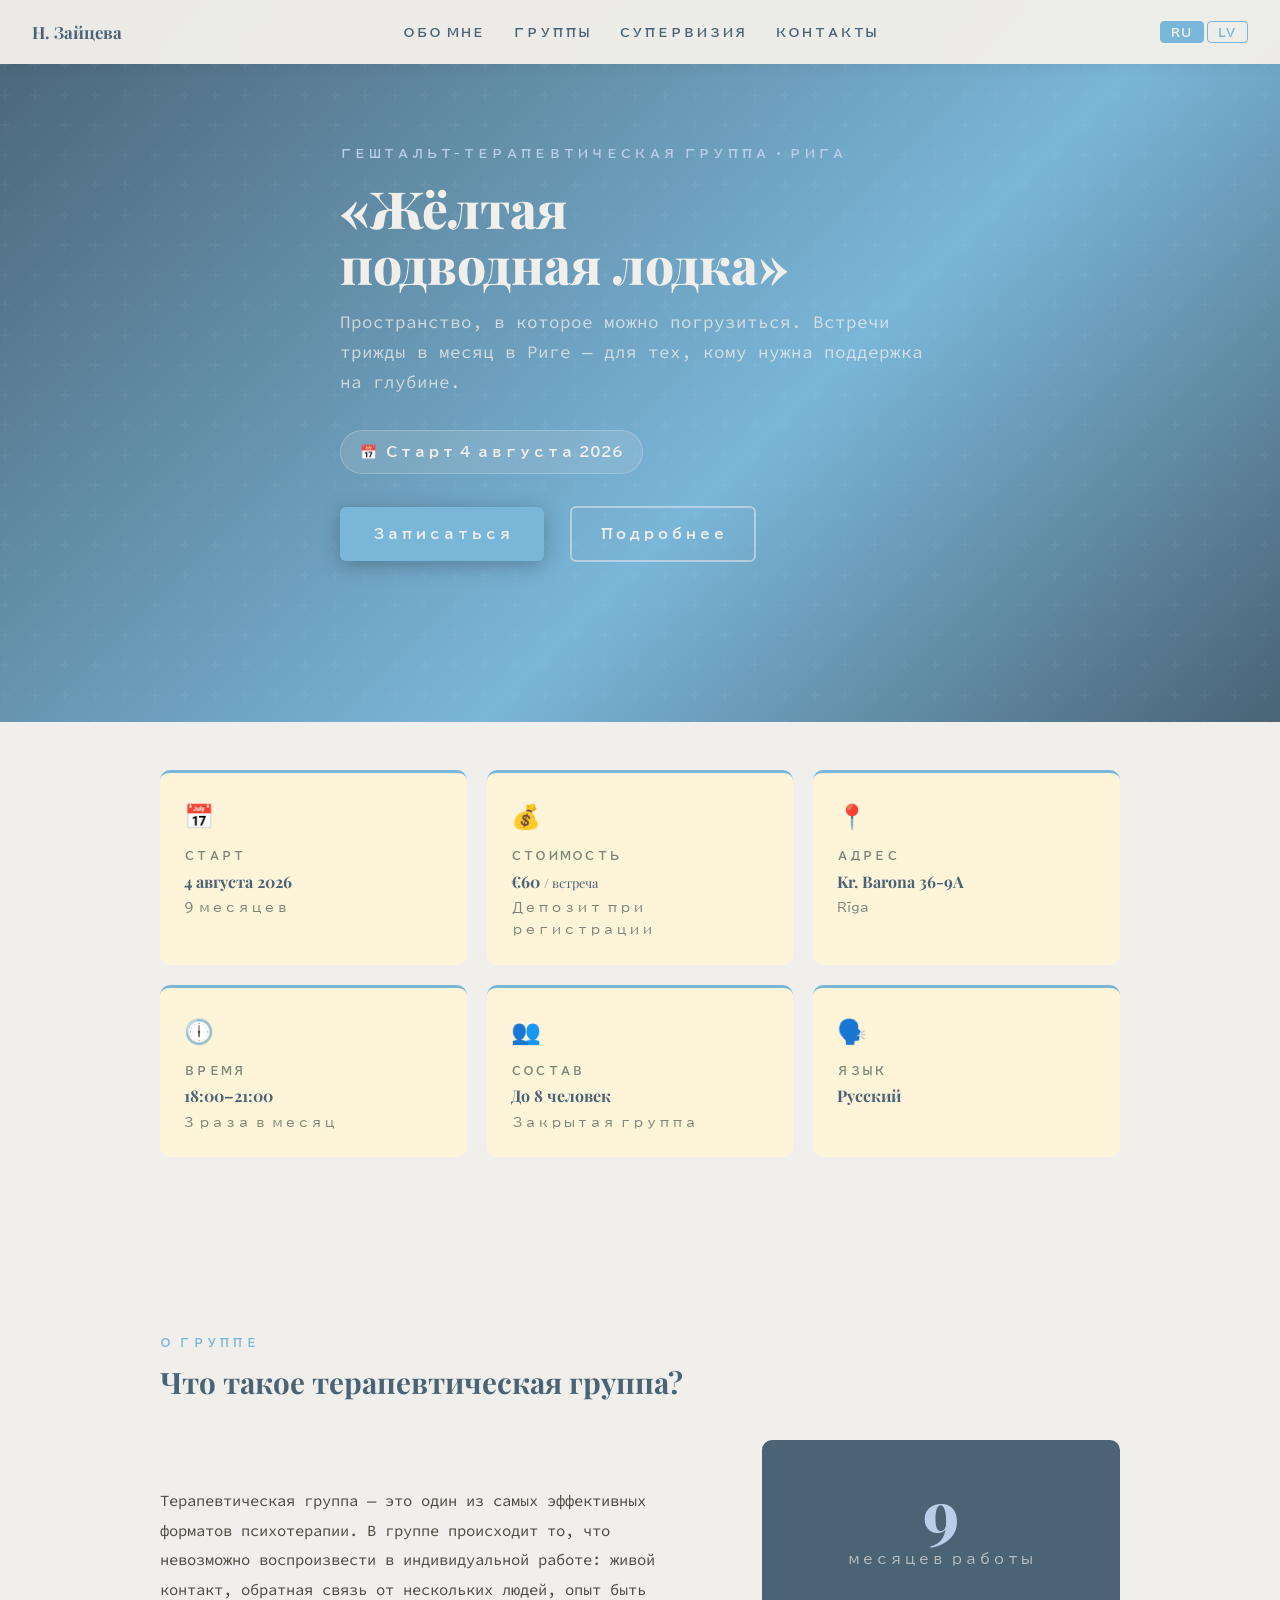
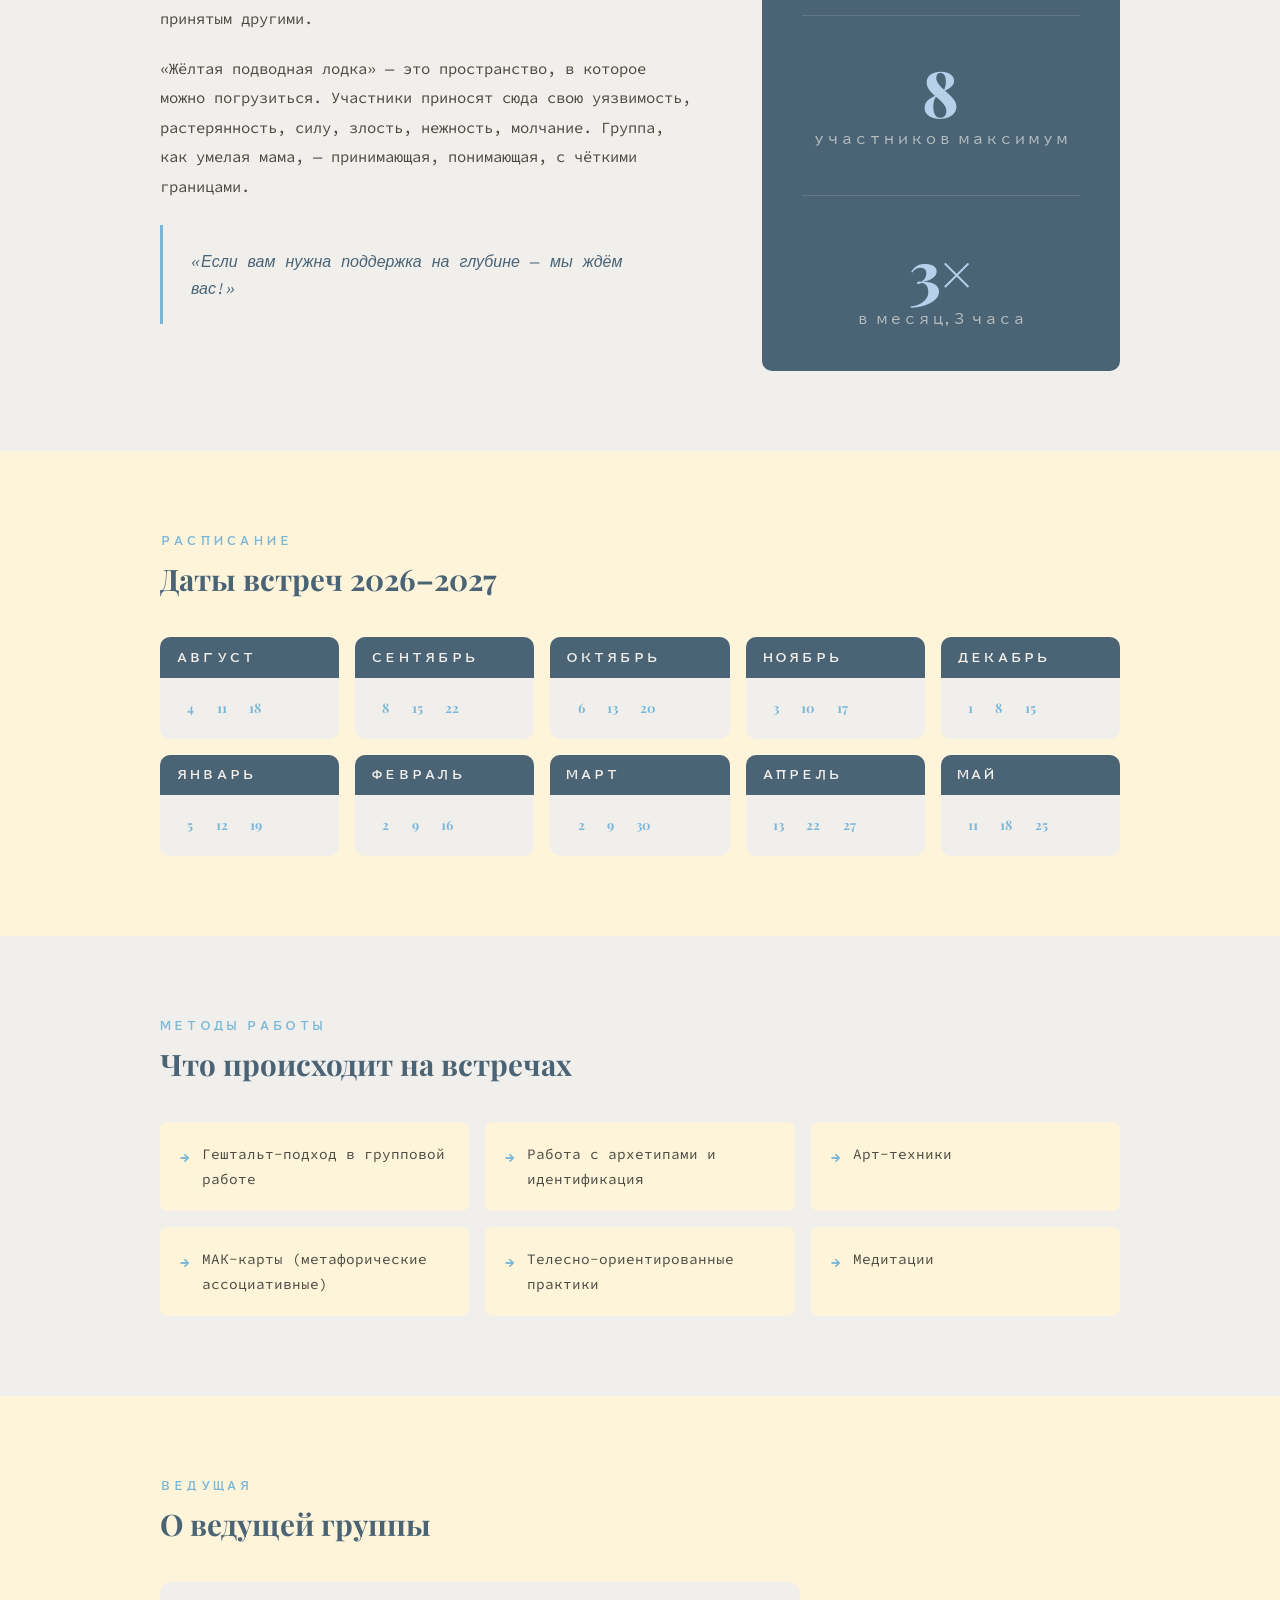
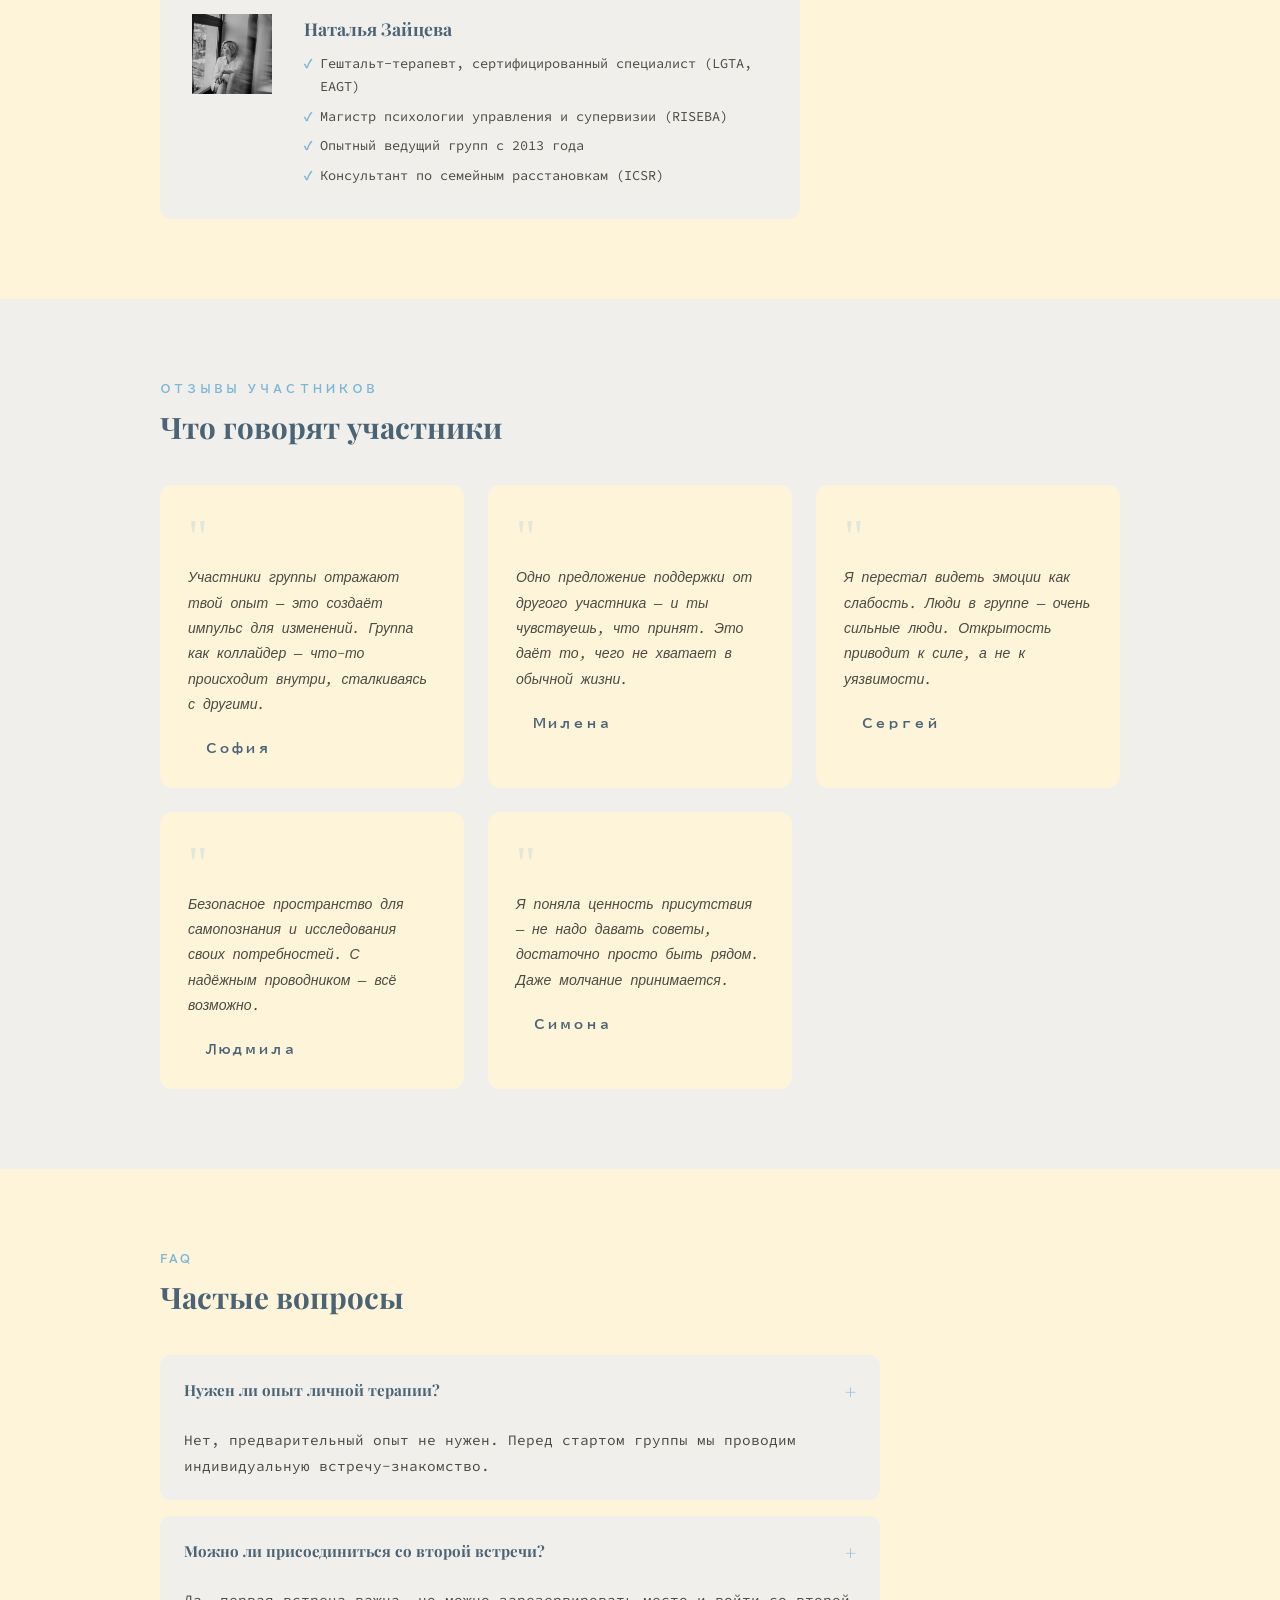
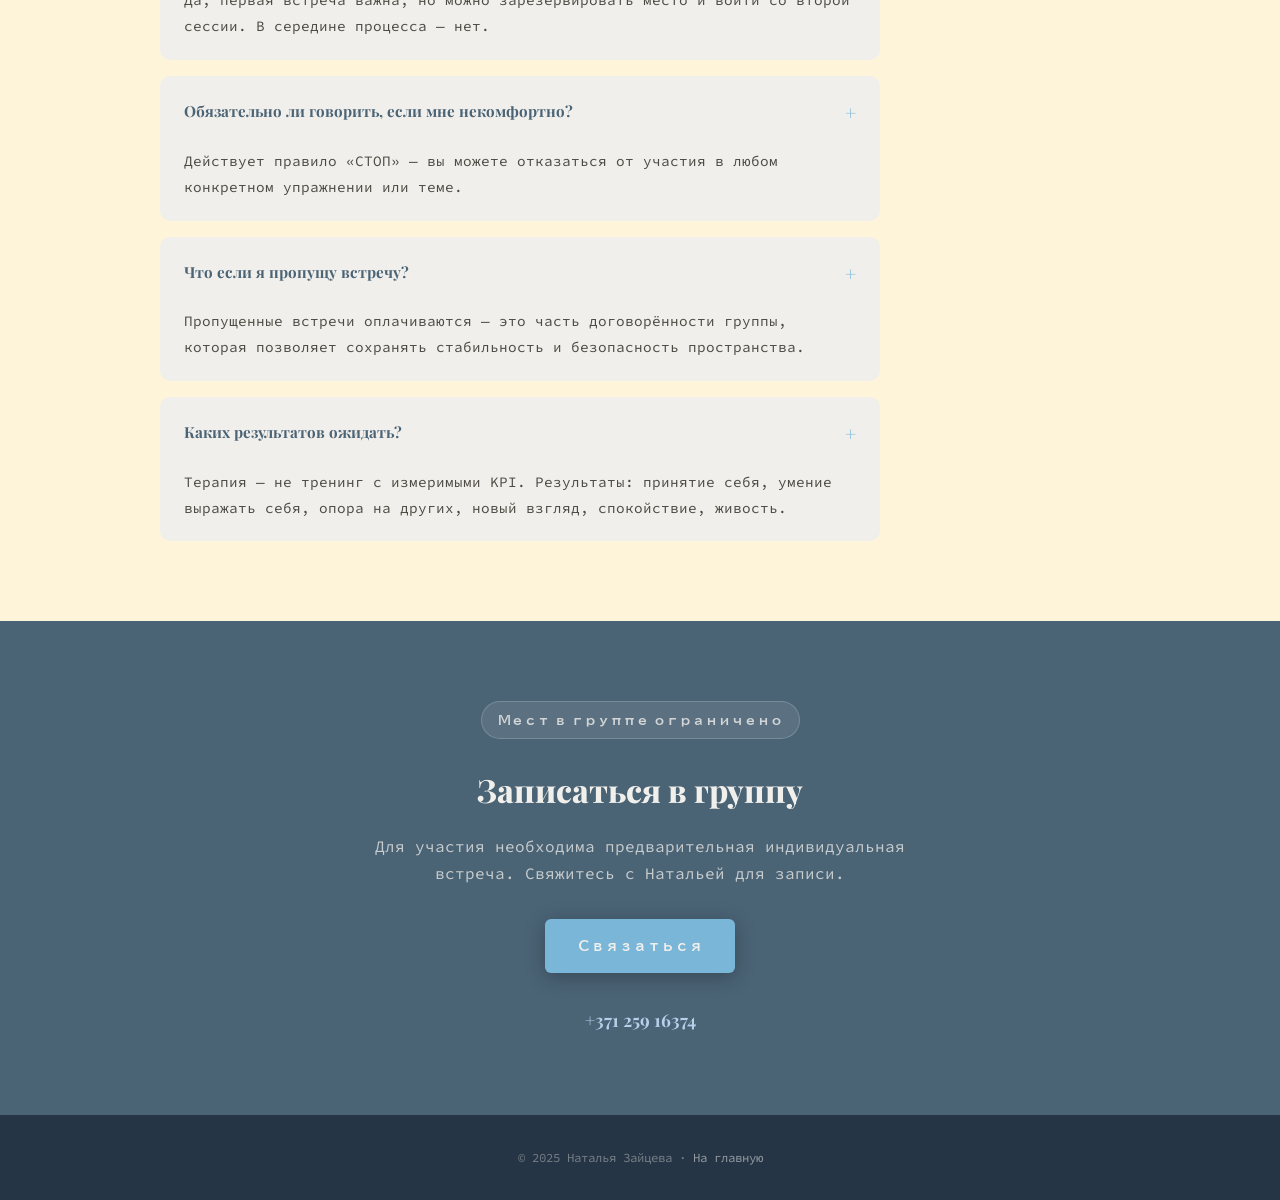
<file: yellowsubmarine.html>
﻿<!DOCTYPE html>
<html lang="ru">
<head>
  <meta charset="UTF-8">
  <meta name="viewport" content="width=device-width, initial-scale=1.0">
  <title>Жёлтая подводная лодка — Терапевтическая группа | Наталья Зайцева</title>
  <meta name="description" content="Гештальт-терапевтическая группа «Жёлтая подводная лодка» с Натальей Зайцевой. Старт 4 августа. Рига, очно.">
  <link rel="icon" type="image/x-icon" href="images/favicon.ico">
  <link rel="preconnect" href="https://fonts.googleapis.com">
  <link rel="preconnect" href="https://fonts.gstatic.com" crossorigin>
  <link href="https://fonts.googleapis.com/css2?family=Playfair+Display:ital,wght@0,400;0,500;0,600;0,700;0,800;1,400;1,700&family=BIZ+UDPGothic:wght@400;700&family=Source+Code+Pro:wght@400;500;600;700&display=swap" rel="stylesheet">
  <style>
    *, *::before, *::after { box-sizing: border-box; margin: 0; padding: 0; }
    html { scroll-behavior: smooth; }
    body { font-family: 'Source Code Pro', sans-serif; color: #4d4a42; background: #F1EFEB; line-height: 1.7; }

    html[lang="ru"] .lv { display: none !important; }
    html[lang="lv"] .ru { display: none !important; }

    /* NAV */
    nav {
      position: fixed; top: 0; left: 0; right: 0; z-index: 1000;
      background: rgba(241,239,235,0.97); backdrop-filter: blur(10px);
      box-shadow: 0 1px 16px rgba(0,0,0,0.07);
      height: 64px; padding: 0 2rem;
      display: flex; align-items: center; justify-content: space-between;
    }
    .nav-logo { font-family: 'Playfair Display', Georgia, serif; font-weight: 700; font-size: 1.05rem; color: #4A6375; text-decoration: none; }
    .nav-links { display: flex; list-style: none; gap: 1.75rem; align-items: center; }
    .nav-links a { font-family: 'Playfair Display', Georgia, serif; font-size: 0.78rem; font-weight: 600; color: #4A6375; text-decoration: none; letter-spacing: 0.07em; text-transform: uppercase; transition: color 0.2s; }
    .nav-links a:hover { color: #7AB6D8; }
    .nav-right { display: flex; align-items: center; gap: 1rem; }
    .lang-toggle { display: flex; gap: 3px; }
    .lang-btn { font-family: 'Playfair Display', Georgia, serif; font-size: 0.75rem; font-weight: 700; letter-spacing: 0.1em; padding: 0.28rem 0.65rem; border: 1.5px solid #7AB6D8; background: transparent; color: #7AB6D8; border-radius: 4px; cursor: pointer; transition: all 0.18s; }
    .lang-btn.active { background: #7AB6D8; color: #F1EFEB; }
    .lang-btn:hover:not(.active) { background: #F1EFEB; }
    .hamburger { display: none; flex-direction: column; gap: 5px; background: none; border: none; cursor: pointer; padding: 4px; }
    .hamburger span { display: block; width: 22px; height: 2px; background: #4d4a42; }

    /* HERO */
    .hero {
      padding-top: 64px; min-height: 70vh;
      display: flex; align-items: center;
      background: linear-gradient(135deg, #4A6375 0%, #7AB6D8 60%, #4A6375 100%);
      position: relative; overflow: hidden;
    }
    .hero::after { content: ''; position: absolute; top: 0; left: 0; right: 0; bottom: 0; background: url("data:image/svg+xml,%3Csvg width='60' height='60' viewBox='0 0 60 60' xmlns='http://www.w3.org/2000/svg'%3E%3Cg fill='none' fill-rule='evenodd'%3E%3Cg fill='%23ffffff' fill-opacity='0.03'%3E%3Cpath d='M36 34v-4h-2v4h-4v2h4v4h2v-4h4v-2h-4zm0-30V0h-2v4h-4v2h4v4h2V6h4V4h-4zM6 34v-4H4v4H0v2h4v4h2v-4h4v-2H6zM6 4V0H4v4H0v2h4v4h2V6h4V4H6z'/%3E%3C/g%3E%3C/g%3E%3C/svg%3E"); pointer-events: none; }
    .hero-inner { max-width: 900px; margin: 0 auto; padding: 5rem 2rem; position: relative; z-index: 1; }
    .hero-eyebrow { font-family: 'Playfair Display', Georgia, serif; font-size: 0.72rem; font-weight: 700; letter-spacing: 0.2em; text-transform: uppercase; color: #B7CFE9; margin-bottom: 1rem; }
    .hero-title { font-family: 'Playfair Display', Georgia, serif; font-size: 3.2rem; font-weight: 800; color: #F1EFEB; line-height: 1.1; margin-bottom: 1rem; }
    .hero-sub { font-size: 1.1rem; color: rgba(241,239,235,0.75); margin-bottom: 2rem; max-width: 600px; }
    .start-badge { display: inline-flex; align-items: center; gap: 0.5rem; background: rgba(241,239,235,0.12); border: 1px solid rgba(241,239,235,0.25); color: #F1EFEB; font-family: 'Playfair Display', Georgia, serif; font-size: 0.85rem; font-weight: 700; padding: 0.6rem 1.2rem; border-radius: 30px; margin-bottom: 2rem; }
    .btn-primary { display: inline-block; background: #7AB6D8; color: #F1EFEB; font-family: 'Playfair Display', Georgia, serif; font-size: 0.9rem; font-weight: 700; padding: 0.9rem 2rem; border-radius: 6px; text-decoration: none; box-shadow: 0 4px 20px rgba(0,0,0,0.25); transition: background 0.2s, transform 0.18s; }
    .btn-primary:hover { background: #5A96BA; transform: translateY(-2px); }
    .btn-outline { display: inline-block; border: 2px solid rgba(241,239,235,0.5); color: #F1EFEB; font-family: 'Playfair Display', Georgia, serif; font-size: 0.9rem; font-weight: 600; padding: 0.85rem 1.75rem; border-radius: 6px; text-decoration: none; margin-left: 1rem; transition: all 0.18s; }
    .btn-outline:hover { background: rgba(241,239,235,0.1); }

    /* SECTIONS */
    section { padding: 5rem 2rem; }
    .container { max-width: 960px; margin: 0 auto; }
    .section-eyebrow { font-family: 'Playfair Display', Georgia, serif; font-size: 0.7rem; font-weight: 700; letter-spacing: 0.2em; text-transform: uppercase; color: #7AB6D8; margin-bottom: 0.65rem; }
    .section-heading { font-family: 'Playfair Display', Georgia, serif; font-size: 1.85rem; font-weight: 700; color: #4A6375; margin-bottom: 2.5rem; line-height: 1.25; }
    .section-text { color: #4d4a42; font-size: 0.97rem; line-height: 1.9; margin-bottom: 1.25rem; }

    /* INFO CARDS */
    .info-grid { display: grid; grid-template-columns: repeat(3, 1fr); gap: 1.25rem; margin-bottom: 3rem; }
    .info-card { background: #FDF4DA; padding: 1.5rem; border-radius: 10px; border-top: 3px solid #7AB6D8; }
    .info-card .icon { font-size: 1.5rem; margin-bottom: 0.6rem; }
    .info-card .label { font-family: 'Playfair Display', Georgia, serif; font-size: 0.68rem; font-weight: 700; letter-spacing: 0.12em; text-transform: uppercase; color: #768978; margin-bottom: 0.3rem; }
    .info-card .value { font-family: 'Playfair Display', Georgia, serif; font-size: 1rem; font-weight: 700; color: #4A6375; line-height: 1.4; }
    .info-card .sub { font-size: 0.82rem; color: #768978; margin-top: 0.2rem; }

    /* ABOUT */
    .about-block { background: #F1EFEB; }
    .about-grid { display: grid; grid-template-columns: 1.2fr 0.8fr; gap: 4rem; align-items: center; }
    .about-quote { background: linear-gradient(135deg, #F1EFEB, #F1EFEB); border-left: 3px solid #7AB6D8; padding: 1.4rem 1.75rem; border-radius: 0 8px 8px 0; margin-top: 1.5rem; font-style: italic; color: #4A6375; font-size: 1rem; line-height: 1.7; }
    .about-visual { background: #4A6375; border-radius: 10px; padding: 2.5rem; color: #F1EFEB; text-align: center; }
    .about-visual .big-num { font-family: 'Playfair Display', Georgia, serif; font-size: 4rem; font-weight: 800; color: #B7CFE9; line-height: 1; }
    .about-visual .big-label { font-size: 0.85rem; color: rgba(241,239,235,0.65); margin-top: 0.25rem; }
    .about-visual .divider { border: none; border-top: 1px solid rgba(241,239,235,0.15); margin: 1.5rem 0; }
    .about-stats { display: flex; flex-direction: column; gap: 1.25rem; }

    /* SCHEDULE */
    .schedule-block { background: #FDF4DA; }
    .schedule-grid { display: grid; grid-template-columns: repeat(5, 1fr); gap: 1rem; }
    .month-card { background: #F1EFEB; border-radius: 10px; overflow: hidden; }
    .month-name { background: #4A6375; color: #F1EFEB; font-family: 'Playfair Display', Georgia, serif; font-size: 0.78rem; font-weight: 700; letter-spacing: 0.1em; text-transform: uppercase; padding: 0.6rem 1rem; }
    .month-dates { padding: 0.75rem 1rem; }
    .month-dates span { display: inline-block; background: #F1EFEB; color: #7AB6D8; font-family: 'Playfair Display', Georgia, serif; font-size: 0.82rem; font-weight: 700; padding: 0.25rem 0.6rem; border-radius: 4px; margin: 0.2rem 0.1rem; }

    /* METHODS */
    .methods-block { background: #F1EFEB; }
    .methods-grid { display: grid; grid-template-columns: repeat(3, 1fr); gap: 1rem; }
    .method-item { background: #FDF4DA; padding: 1.25rem; border-radius: 8px; display: flex; gap: 0.75rem; align-items: flex-start; }
    .method-item::before { content: '→'; color: #7AB6D8; font-weight: 700; flex-shrink: 0; margin-top: 1px; }
    .method-item span { font-size: 0.9rem; color: #4d4a42; }

    /* FACILITATOR */
    .facilitators-block { background: #FDF4DA; }
    .facilitator-card { background: #F1EFEB; border-radius: 12px; padding: 2rem; display: flex; gap: 2rem; align-items: flex-start; max-width: 640px; }
    .facilitator-avatar { width: 80px; height: 80px; border-radius: 0; overflow: hidden; flex-shrink: 0; }
    .facilitator-avatar img { width: 100%; height: 100%; object-fit: cover; }
    .facilitator-name { font-family: 'Playfair Display', Georgia, serif; font-size: 1.1rem; font-weight: 700; color: #4A6375; margin-bottom: 0.5rem; }
    .facilitator-creds { list-style: none; display: flex; flex-direction: column; gap: 0.4rem; }
    .facilitator-creds li { font-size: 0.85rem; color: #4d4a42; display: flex; gap: 0.5rem; align-items: flex-start; }
    .facilitator-creds li::before { content: '✓'; color: #7AB6D8; font-weight: 700; flex-shrink: 0; }

    /* TESTIMONIALS */
    .testimonials-block { background: #F1EFEB; }
    .reviews-grid { display: grid; grid-template-columns: repeat(3, 1fr); gap: 1.5rem; }
    .review-card { background: #FDF4DA; padding: 1.75rem; border-radius: 12px; }
    .review-mark { font-family: Georgia, serif; font-size: 3rem; color: #7AB6D8; opacity: 0.2; line-height: 1; display: block; margin-bottom: 0.25rem; }
    .review-text { font-size: 0.88rem; font-style: italic; color: #4d4a42; line-height: 1.8; margin-bottom: 1.25rem; }
    .review-author { font-family: 'Playfair Display', Georgia, serif; font-size: 0.82rem; font-weight: 700; color: #4A6375; }

    /* FAQ */
    .faq-block { background: #FDF4DA; }
    .faq-list { display: flex; flex-direction: column; gap: 1rem; max-width: 720px; }
    .faq-item { background: #F1EFEB; border-radius: 10px; overflow: hidden; }
    .faq-q { font-family: 'Playfair Display', Georgia, serif; font-size: 0.95rem; font-weight: 700; color: #4A6375; padding: 1.25rem 1.5rem; cursor: pointer; display: flex; justify-content: space-between; align-items: center; }
    .faq-q::after { content: '+'; color: #7AB6D8; font-size: 1.2rem; font-weight: 400; }
    .faq-a { padding: 0 1.5rem 1.25rem; font-size: 0.9rem; color: #4d4a42; line-height: 1.8; }

    /* REGISTER */
    .register-block { background: #4A6375; }
    .register-inner { text-align: center; max-width: 600px; margin: 0 auto; }
    .register-inner h2 { font-family: 'Playfair Display', Georgia, serif; font-size: 2rem; font-weight: 800; color: #F1EFEB; margin-bottom: 1rem; }
    .register-inner p { color: rgba(241,239,235,0.75); font-size: 1rem; line-height: 1.7; margin-bottom: 2rem; }
    .register-contacts { display: flex; flex-direction: column; gap: 1rem; align-items: center; margin-top: 2rem; }
    .register-contacts a { color: #B7CFE9; font-family: 'Playfair Display', Georgia, serif; font-size: 1.1rem; font-weight: 700; text-decoration: none; }
    .register-contacts a:hover { color: #F1EFEB; }
    .limited { display: inline-block; background: rgba(241,239,235,0.1); border: 1px solid rgba(241,239,235,0.2); color: rgba(241,239,235,0.8); font-size: 0.82rem; font-family: 'Playfair Display', Georgia, serif; font-weight: 600; padding: 0.4rem 1rem; border-radius: 20px; margin-bottom: 1.5rem; }

    /* FOOTER */
    footer { background: #263545; color: rgba(241,239,235,0.4); text-align: center; padding: 2rem; font-size: 0.78rem; }
    footer a { color: rgba(241,239,235,0.55); text-decoration: none; }

    /* MOBILE */
    @media (max-width: 900px) {
      .nav-links { display: none; position: fixed; top: 64px; left: 0; right: 0; background: #F1EFEB; flex-direction: column; padding: 0.5rem 2rem 1rem; gap: 0; box-shadow: 0 6px 20px rgba(0,0,0,0.1); }
      .nav-links.open { display: flex; }
      .nav-links li { border-bottom: 1px solid #FDF4DA; }
      .nav-links a { display: block; padding: 0.8rem 0; }
      .hamburger { display: flex; }
      .hero-title { font-size: 2.2rem; }
      .info-grid { grid-template-columns: 1fr 1fr; }
      .about-grid { grid-template-columns: 1fr; gap: 2rem; }
      .schedule-grid { grid-template-columns: repeat(3, 1fr); }
      .methods-grid { grid-template-columns: 1fr 1fr; }
      .reviews-grid { grid-template-columns: 1fr; }
      section { padding: 3.5rem 1.5rem; }
    }
    @media (max-width: 480px) {
      .info-grid { grid-template-columns: 1fr; }
      .schedule-grid { grid-template-columns: repeat(2, 1fr); }
      .methods-grid { grid-template-columns: 1fr; }
    }
    /* ── Font role overrides ──────────────────────── */
    .section-eyebrow, .hero-eyebrow,
    .nav-links a, .lang-btn,
    .btn-primary, .btn-outline, .btn-light,
    .info-card .label, .credentials-title,
    .hero-tag, .chip, .start-badge, .since-badge, .limited,
    .month-name, .date-chip .month,
    .hero-role, .facilitator-role, .fac-role,
    .price-name, .price-dur,
    .review-author, .experience-badge .lbl,
    .case-group-title, .contact-lbl,
    .stat-label, .big-label, .group-meta,
    .info-card .sub, .since-badge, .hero-eyebrow {
      font-family: 'BIZ UDPGothic', monospace;
    }
  </style>
</head>
<body>

<nav>
  <a href="indexnat.html" class="nav-logo">
    <span class="ru">Н. Зайцева</span><span class="lv">N. Zaiceva</span>
  </a>
  <ul class="nav-links" id="navLinks">
    <li><a href="indexnat.html#about" onclick="closeNav()"><span class="ru">Обо мне</span><span class="lv">Par mani</span></a></li>
    <li><a href="indexnat.html#groups" onclick="closeNav()"><span class="ru">Группы</span><span class="lv">Grupas</span></a></li>
    <li><a href="supervizia.html" onclick="closeNav()"><span class="ru">Супервизия</span><span class="lv">Supervīzija</span></a></li>
    <li><a href="indexnat.html#contact" onclick="closeNav()"><span class="ru">Контакты</span><span class="lv">Kontakti</span></a></li>
  </ul>
  <div class="nav-right">
    <div class="lang-toggle">
      <button class="lang-btn active" id="btnRU" onclick="setLang('ru')">RU</button>
      <button class="lang-btn" id="btnLV" onclick="setLang('lv')">LV</button>
    </div>
    <button class="hamburger" id="hamburger" onclick="toggleNav()"><span></span><span></span><span></span></button>
  </div>
</nav>

<!-- HERO -->
<section class="hero">
  <div class="hero-inner">
    <p class="hero-eyebrow"><span class="ru">Гештальт-терапевтическая группа · Рига</span><span class="lv">Gestalt terapeitiskā grupa · Rīga</span></p>
    <h1 class="hero-title">«Жёлтая<br>подводная лодка»</h1>
    <p class="hero-sub"><span class="ru">Пространство, в которое можно погрузиться. Встречи трижды в месяц в Риге — для тех, кому нужна поддержка на глубине.</span><span class="lv">Telpa, kurā var iegremdēties. Tikšanās trīs reizes mēnesī Rīgā — tiem, kuriem nepieciešams atbalsts dziļumā.</span></p>
    <div class="start-badge">📅 <span class="ru">Старт 4 августа 2026</span><span class="lv">Starts 4. augusts 2026</span></div>
    <br>
    <a href="#register" class="btn-primary"><span class="ru">Записаться</span><span class="lv">Pieteikties</span></a>
    <a href="#about" class="btn-outline"><span class="ru">Подробнее</span><span class="lv">Uzzināt vairāk</span></a>
  </div>
</section>

<!-- KEY INFO -->
<section style="background:#F1EFEB; padding: 3rem 2rem;">
  <div class="container">
    <div class="info-grid">
      <div class="info-card">
        <div class="icon">📅</div>
        <div class="label"><span class="ru">Старт</span><span class="lv">Starts</span></div>
        <div class="value"><span class="ru">4 августа 2026</span><span class="lv">4. augusts 2026</span></div>
        <div class="sub"><span class="ru">9 месяцев</span><span class="lv">9 mēneši</span></div>
      </div>
      <div class="info-card">
        <div class="icon">💰</div>
        <div class="label"><span class="ru">Стоимость</span><span class="lv">Cena</span></div>
        <div class="value">€60 <span style="font-size:0.8rem;font-weight:400"><span class="ru">/ встреча</span><span class="lv">/ tikšanās</span></span></div>
        <div class="sub"><span class="ru">Депозит при регистрации</span><span class="lv">Depozīts reģistrējoties</span></div>
      </div>
      <div class="info-card">
        <div class="icon">📍</div>
        <div class="label"><span class="ru">Адрес</span><span class="lv">Adrese</span></div>
        <div class="value">Kr. Barona 36-9A</div>
        <div class="sub">Rīga</div>
      </div>
      <div class="info-card">
        <div class="icon">🕕</div>
        <div class="label"><span class="ru">Время</span><span class="lv">Laiks</span></div>
        <div class="value">18:00–21:00</div>
        <div class="sub"><span class="ru">3 раза в месяц</span><span class="lv">3 reizes mēnesī</span></div>
      </div>
      <div class="info-card">
        <div class="icon">👥</div>
        <div class="label"><span class="ru">Состав</span><span class="lv">Sastāvs</span></div>
        <div class="value"><span class="ru">До 8 человек</span><span class="lv">Līdz 8 cilvēkiem</span></div>
        <div class="sub"><span class="ru">Закрытая группа</span><span class="lv">Slēgta grupa</span></div>
      </div>
      <div class="info-card">
        <div class="icon">🗣️</div>
        <div class="label"><span class="ru">Язык</span><span class="lv">Valoda</span></div>
        <div class="value"><span class="ru">Русский</span><span class="lv">Krievu</span></div>
      </div>
    </div>
  </div>
</section>

<!-- ABOUT -->
<section class="about-block" id="about">
  <div class="container">
    <p class="section-eyebrow"><span class="ru">О группе</span><span class="lv">Par grupu</span></p>
    <h2 class="section-heading"><span class="ru">Что такое терапевтическая группа?</span><span class="lv">Kas ir terapeitiskā grupa?</span></h2>
    <div class="about-grid">
      <div>
        <p class="section-text">Терапевтическая группа — это один из самых эффективных форматов психотерапии. В группе происходит то, что невозможно воспроизвести в индивидуальной работе: живой контакт, обратная связь от нескольких людей, опыт быть принятым другими.</p>
        <p class="section-text">«Жёлтая подводная лодка» — это пространство, в которое можно погрузиться. Участники приносят сюда свою уязвимость, растерянность, силу, злость, нежность, молчание. Группа, как умелая мама, — принимающая, понимающая, с чёткими границами.</p>
        <div class="about-quote">«Если вам нужна поддержка на глубине — мы ждём вас!»</div>
      </div>
      <div class="about-visual">
        <div class="about-stats">
          <div>
            <div class="big-num">9</div>
            <div class="big-label"><span class="ru">месяцев работы</span><span class="lv">darba mēneši</span></div>
          </div>
          <hr class="divider">
          <div>
            <div class="big-num">8</div>
            <div class="big-label"><span class="ru">участников максимум</span><span class="lv">dalībnieki maksimums</span></div>
          </div>
          <hr class="divider">
          <div>
            <div class="big-num">3×</div>
            <div class="big-label"><span class="ru">в месяц, 3 часа</span><span class="lv">mēnesī, 3 stundas</span></div>
          </div>
        </div>
      </div>
    </div>
  </div>
</section>

<!-- SCHEDULE -->
<section class="schedule-block">
  <div class="container">
    <p class="section-eyebrow"><span class="ru">Расписание</span><span class="lv">Grafiks</span></p>
    <h2 class="section-heading"><span class="ru">Даты встреч 2026–2027</span><span class="lv">Tikšanās datumi 2026–2027</span></h2>
    <div class="schedule-grid">
      <div class="month-card">
        <div class="month-name"><span class="ru">Август</span><span class="lv">Augusts</span></div>
        <div class="month-dates"><span>4</span><span>11</span><span>18</span></div>
      </div>
      <div class="month-card">
        <div class="month-name"><span class="ru">Сентябрь</span><span class="lv">Septembris</span></div>
        <div class="month-dates"><span>8</span><span>15</span><span>22</span></div>
      </div>
      <div class="month-card">
        <div class="month-name"><span class="ru">Октябрь</span><span class="lv">Oktobris</span></div>
        <div class="month-dates"><span>6</span><span>13</span><span>20</span></div>
      </div>
      <div class="month-card">
        <div class="month-name"><span class="ru">Ноябрь</span><span class="lv">Novembris</span></div>
        <div class="month-dates"><span>3</span><span>10</span><span>17</span></div>
      </div>
      <div class="month-card">
        <div class="month-name"><span class="ru">Декабрь</span><span class="lv">Decembris</span></div>
        <div class="month-dates"><span>1</span><span>8</span><span>15</span></div>
      </div>
      <div class="month-card">
        <div class="month-name"><span class="ru">Январь</span><span class="lv">Janvāris</span></div>
        <div class="month-dates"><span>5</span><span>12</span><span>19</span></div>
      </div>
      <div class="month-card">
        <div class="month-name"><span class="ru">Февраль</span><span class="lv">Februāris</span></div>
        <div class="month-dates"><span>2</span><span>9</span><span>16</span></div>
      </div>
      <div class="month-card">
        <div class="month-name"><span class="ru">Март</span><span class="lv">Marts</span></div>
        <div class="month-dates"><span>2</span><span>9</span><span>30</span></div>
      </div>
      <div class="month-card">
        <div class="month-name"><span class="ru">Апрель</span><span class="lv">Aprīlis</span></div>
        <div class="month-dates"><span>13</span><span>22</span><span>27</span></div>
      </div>
      <div class="month-card">
        <div class="month-name"><span class="ru">Май</span><span class="lv">Maijs</span></div>
        <div class="month-dates"><span>11</span><span>18</span><span>25</span></div>
      </div>
    </div>
  </div>
</section>

<!-- METHODS -->
<section class="methods-block">
  <div class="container">
    <p class="section-eyebrow"><span class="ru">Методы работы</span><span class="lv">Darba metodes</span></p>
    <h2 class="section-heading"><span class="ru">Что происходит на встречах</span><span class="lv">Kas notiek tikšanās reizēs</span></h2>
    <div class="methods-grid">
      <div class="method-item"><span><span class="ru">Гештальт-подход в групповой работе</span><span class="lv">Gestalt pieeja grupu darbā</span></span></div>
      <div class="method-item"><span><span class="ru">Работа с архетипами и идентификация</span><span class="lv">Darbs ar arhetipiem un identifikācija</span></span></div>
      <div class="method-item"><span><span class="ru">Арт-техники</span><span class="lv">Mākslas tehnikas</span></span></div>
      <div class="method-item"><span><span class="ru">МАК-карты (метафорические ассоциативные)</span><span class="lv">MAK kartes (metaforiskās asociatīvās)</span></span></div>
      <div class="method-item"><span><span class="ru">Телесно-ориентированные практики</span><span class="lv">Ķermeniski orientētas prakses</span></span></div>
      <div class="method-item"><span><span class="ru">Медитации</span><span class="lv">Meditācijas</span></span></div>
    </div>
  </div>
</section>

<!-- FACILITATOR -->
<section class="facilitators-block">
  <div class="container">
    <p class="section-eyebrow"><span class="ru">Ведущая</span><span class="lv">Vadītāja</span></p>
    <h2 class="section-heading"><span class="ru">О ведущей группы</span><span class="lv">Par grupas vadītāju</span></h2>
    <div class="facilitator-card">
      <div class="facilitator-avatar">
        <img src="images/photo-hero.png" alt="Наталья Зайцева">
      </div>
      <div>
        <div class="facilitator-name">Наталья Зайцева</div>
        <ul class="facilitator-creds">
          <li>Гештальт-терапевт, сертифицированный специалист (LGTA, EAGT)</li>
          <li>Магистр психологии управления и супервизии (RISEBA)</li>
          <li>Опытный ведущий групп с 2013 года</li>
          <li>Консультант по семейным расстановкам (ICSR)</li>
        </ul>
      </div>
    </div>
  </div>
</section>

<!-- TESTIMONIALS -->
<section class="testimonials-block">
  <div class="container">
    <p class="section-eyebrow"><span class="ru">Отзывы участников</span><span class="lv">Dalībnieku atsauksmes</span></p>
    <h2 class="section-heading"><span class="ru">Что говорят участники</span><span class="lv">Ko saka dalībnieki</span></h2>
    <div class="reviews-grid">
      <div class="review-card">
        <span class="review-mark">"</span>
        <p class="review-text">Участники группы отражают твой опыт — это создаёт импульс для изменений. Группа как коллайдер — что-то происходит внутри, сталкиваясь с другими.</p>
        <div class="review-author">— София</div>
      </div>
      <div class="review-card">
        <span class="review-mark">"</span>
        <p class="review-text">Одно предложение поддержки от другого участника — и ты чувствуешь, что принят. Это даёт то, чего не хватает в обычной жизни.</p>
        <div class="review-author">— Милена</div>
      </div>
      <div class="review-card">
        <span class="review-mark">"</span>
        <p class="review-text">Я перестал видеть эмоции как слабость. Люди в группе — очень сильные люди. Открытость приводит к силе, а не к уязвимости.</p>
        <div class="review-author">— Сергей</div>
      </div>
      <div class="review-card">
        <span class="review-mark">"</span>
        <p class="review-text">Безопасное пространство для самопознания и исследования своих потребностей. С надёжным проводником — всё возможно.</p>
        <div class="review-author">— Людмила</div>
      </div>
      <div class="review-card">
        <span class="review-mark">"</span>
        <p class="review-text">Я поняла ценность присутствия — не надо давать советы, достаточно просто быть рядом. Даже молчание принимается.</p>
        <div class="review-author">— Симона</div>
      </div>
    </div>
  </div>
</section>

<!-- FAQ -->
<section class="faq-block">
  <div class="container">
    <p class="section-eyebrow">FAQ</p>
    <h2 class="section-heading"><span class="ru">Частые вопросы</span><span class="lv">Biežāk uzdotie jautājumi</span></h2>
    <div class="faq-list">
      <div class="faq-item">
        <div class="faq-q">Нужен ли опыт личной терапии?</div>
        <div class="faq-a">Нет, предварительный опыт не нужен. Перед стартом группы мы проводим индивидуальную встречу-знакомство.</div>
      </div>
      <div class="faq-item">
        <div class="faq-q">Можно ли присоединиться со второй встречи?</div>
        <div class="faq-a">Да, первая встреча важна, но можно зарезервировать место и войти со второй сессии. В середине процесса — нет.</div>
      </div>
      <div class="faq-item">
        <div class="faq-q">Обязательно ли говорить, если мне некомфортно?</div>
        <div class="faq-a">Действует правило «СТОП» — вы можете отказаться от участия в любом конкретном упражнении или теме.</div>
      </div>
      <div class="faq-item">
        <div class="faq-q">Что если я пропущу встречу?</div>
        <div class="faq-a">Пропущенные встречи оплачиваются — это часть договорённости группы, которая позволяет сохранять стабильность и безопасность пространства.</div>
      </div>
      <div class="faq-item">
        <div class="faq-q">Каких результатов ожидать?</div>
        <div class="faq-a">Терапия — не тренинг с измеримыми KPI. Результаты: принятие себя, умение выражать себя, опора на других, новый взгляд, спокойствие, живость.</div>
      </div>
    </div>
  </div>
</section>

<!-- REGISTER -->
<section class="register-block" id="register">
  <div class="container">
    <div class="register-inner">
      <span class="limited"><span class="ru">Мест в группе ограничено</span><span class="lv">Grupā vietu skaits ierobežots</span></span>
      <h2><span class="ru">Записаться в группу</span><span class="lv">Pieteikties grupai</span></h2>
      <p><span class="ru">Для участия необходима предварительная индивидуальная встреча. Свяжитесь с Натальей для записи.</span><span class="lv">Lai piedalītos, nepieciešama iepriekšēja individuāla tikšanās. Sazinieties ar Natāliju, lai pieteiktos.</span></p>
      <a href="indexnat.html#contact" class="btn-primary"><span class="ru">Связаться</span><span class="lv">Sazināties</span></a>
      <div class="register-contacts">
        <a href="tel:+37125916374">+371 259 16374</a>
      </div>
    </div>
  </div>
</section>

<footer>
  <p><span class="ru">© 2025 Наталья Зайцева · <a href="indexnat.html">На главную</a></span><span class="lv">© 2025 Natālija Zaiceva · <a href="indexnat.html">Uz sākumlapu</a></span></p>
</footer>

<script>
  function setLang(l) { document.documentElement.setAttribute('lang',l); document.getElementById('btnRU').classList.toggle('active',l==='ru'); document.getElementById('btnLV').classList.toggle('active',l==='lv'); try{localStorage.setItem('nz_lang',l);}catch(e){} }
  function toggleNav() { document.getElementById('navLinks').classList.toggle('open'); }
  function closeNav() { document.getElementById('navLinks').classList.remove('open'); }
  try{ var s=localStorage.getItem('nz_lang'); if(s==='lv') setLang('lv'); }catch(e){}
</script>
</body>
</html>
</file>
